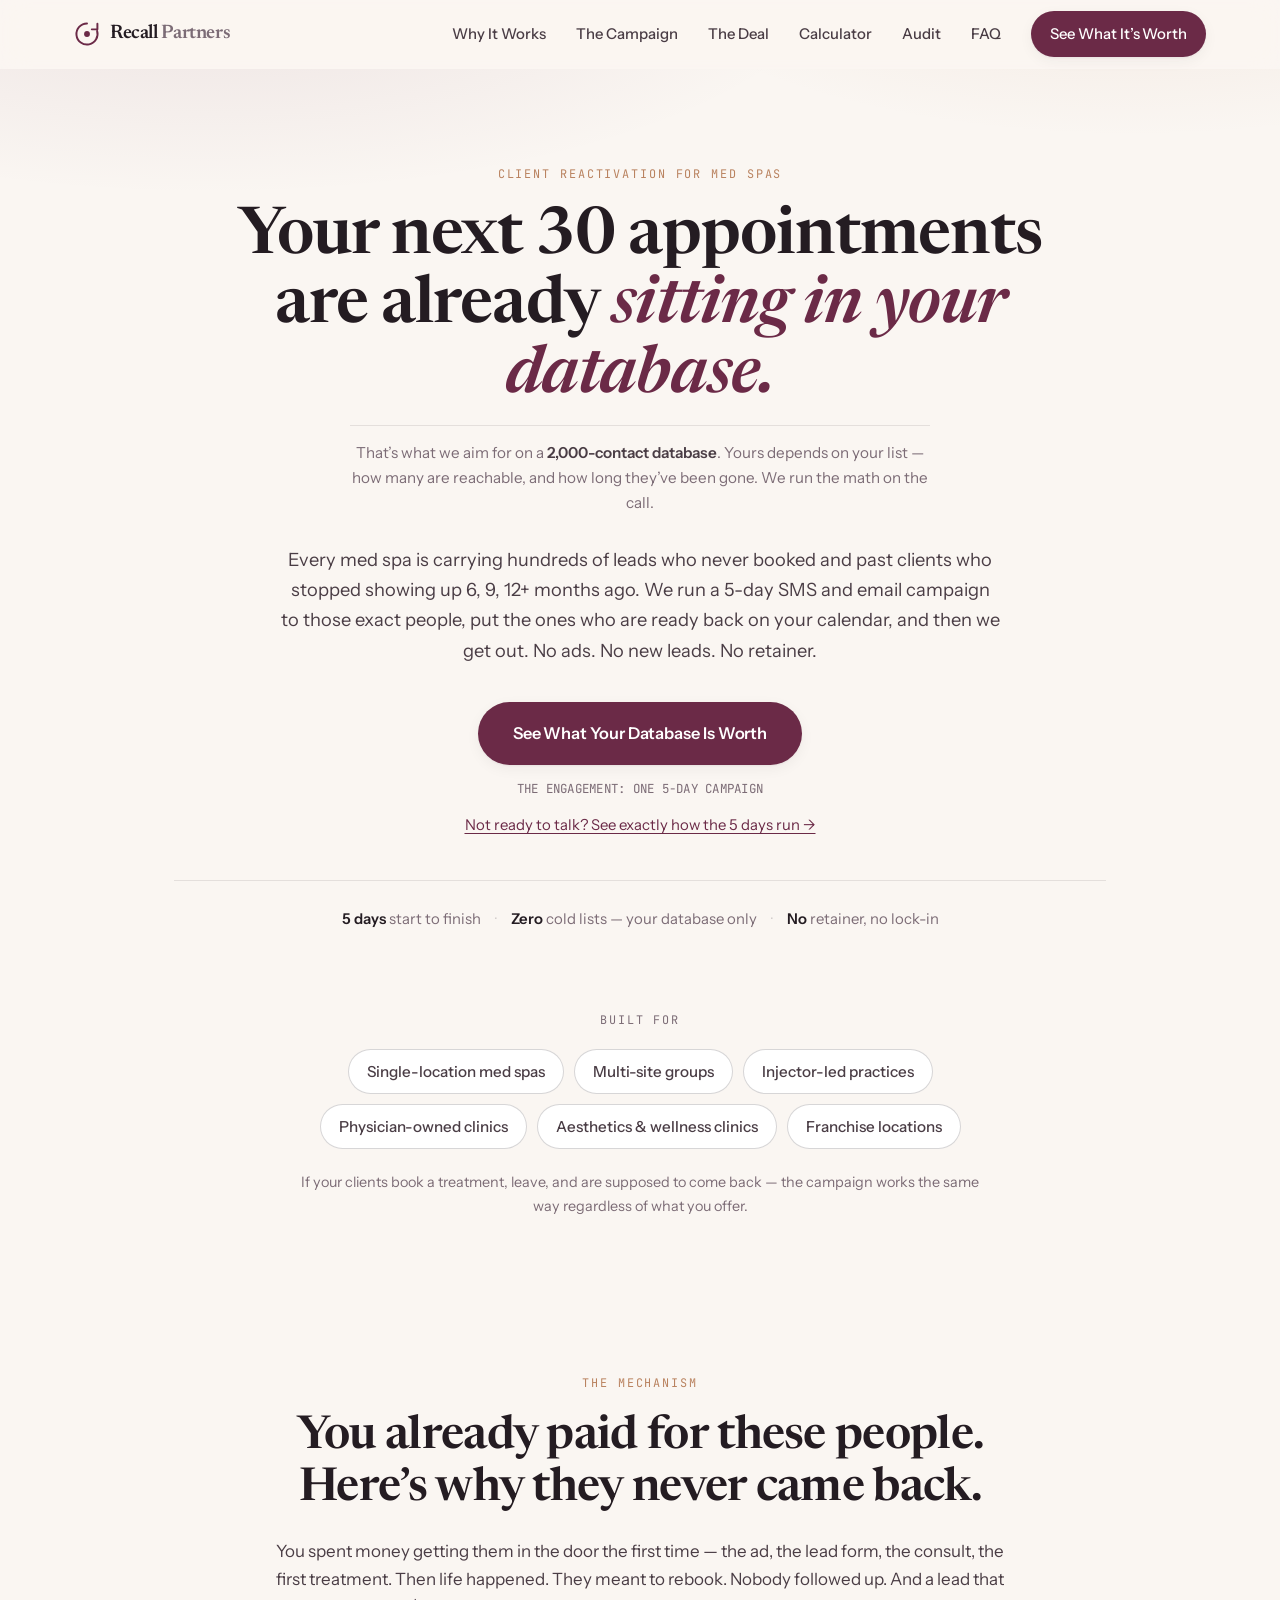
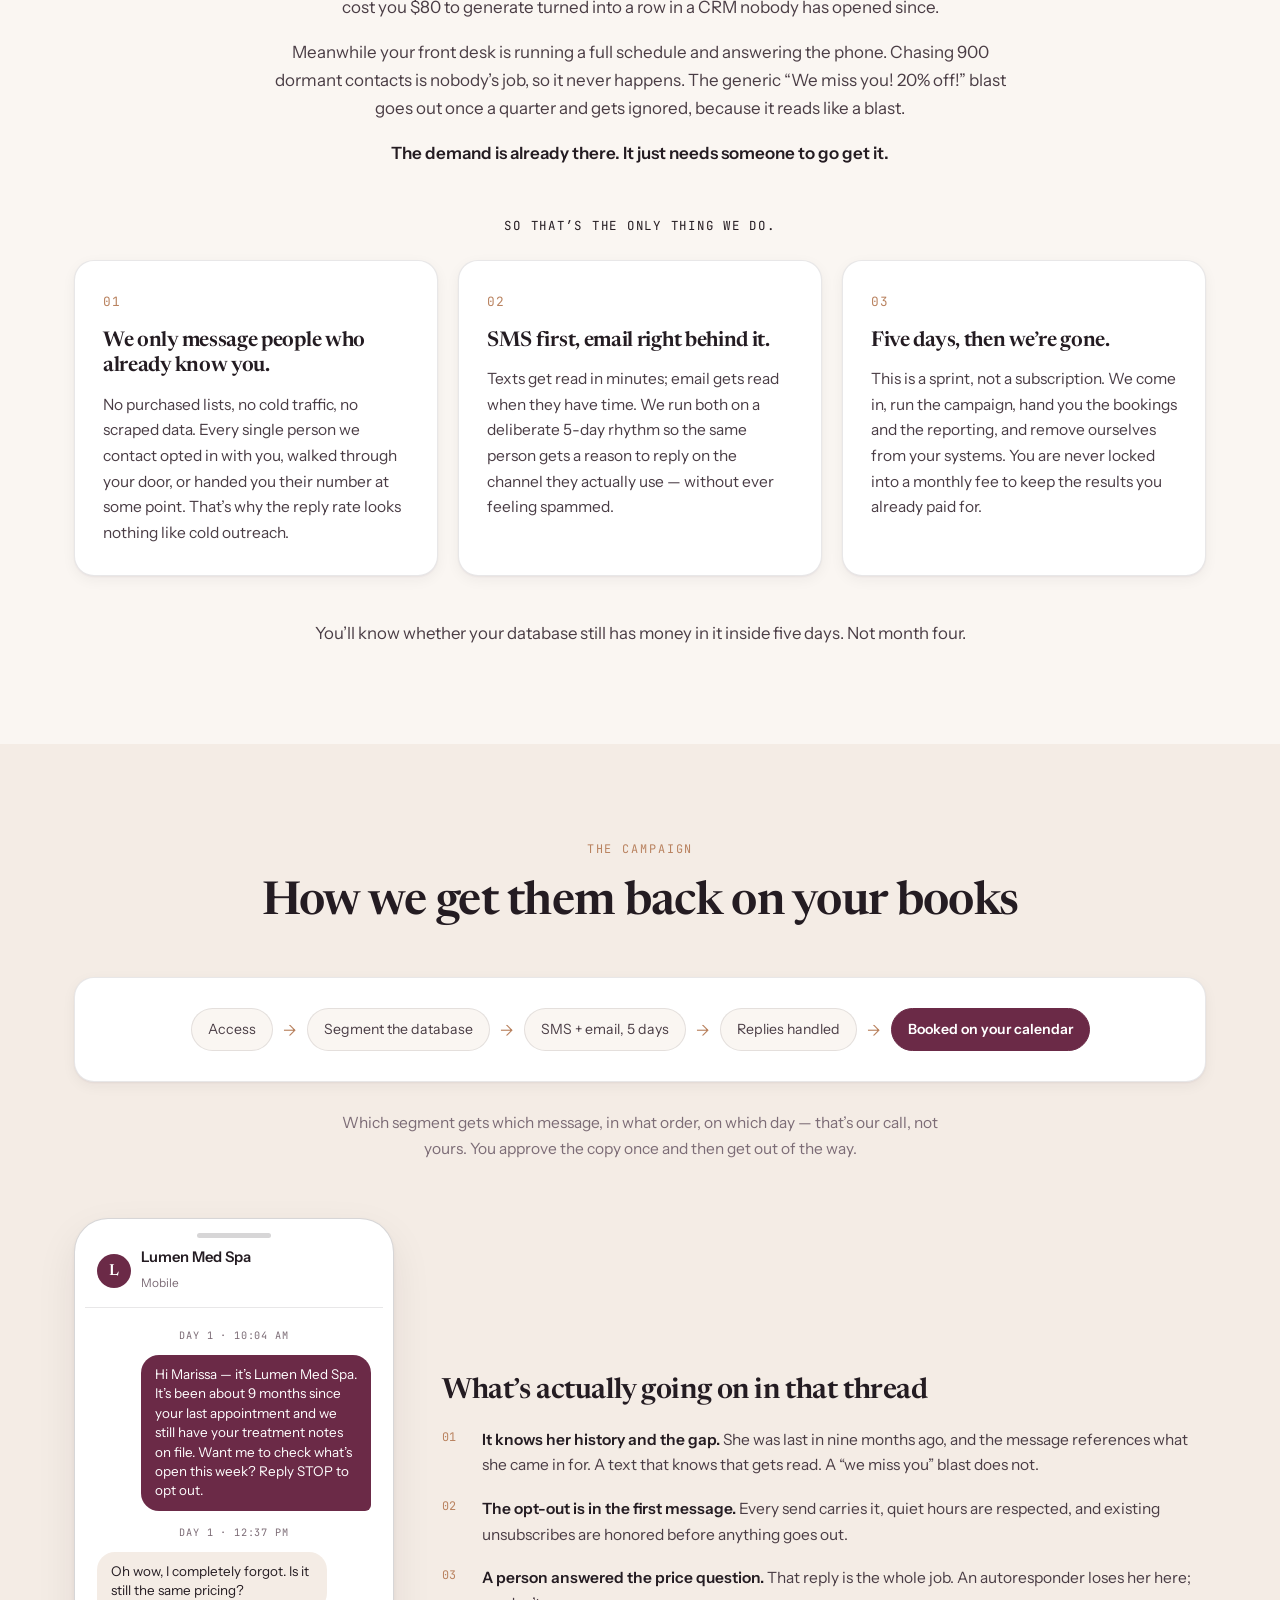
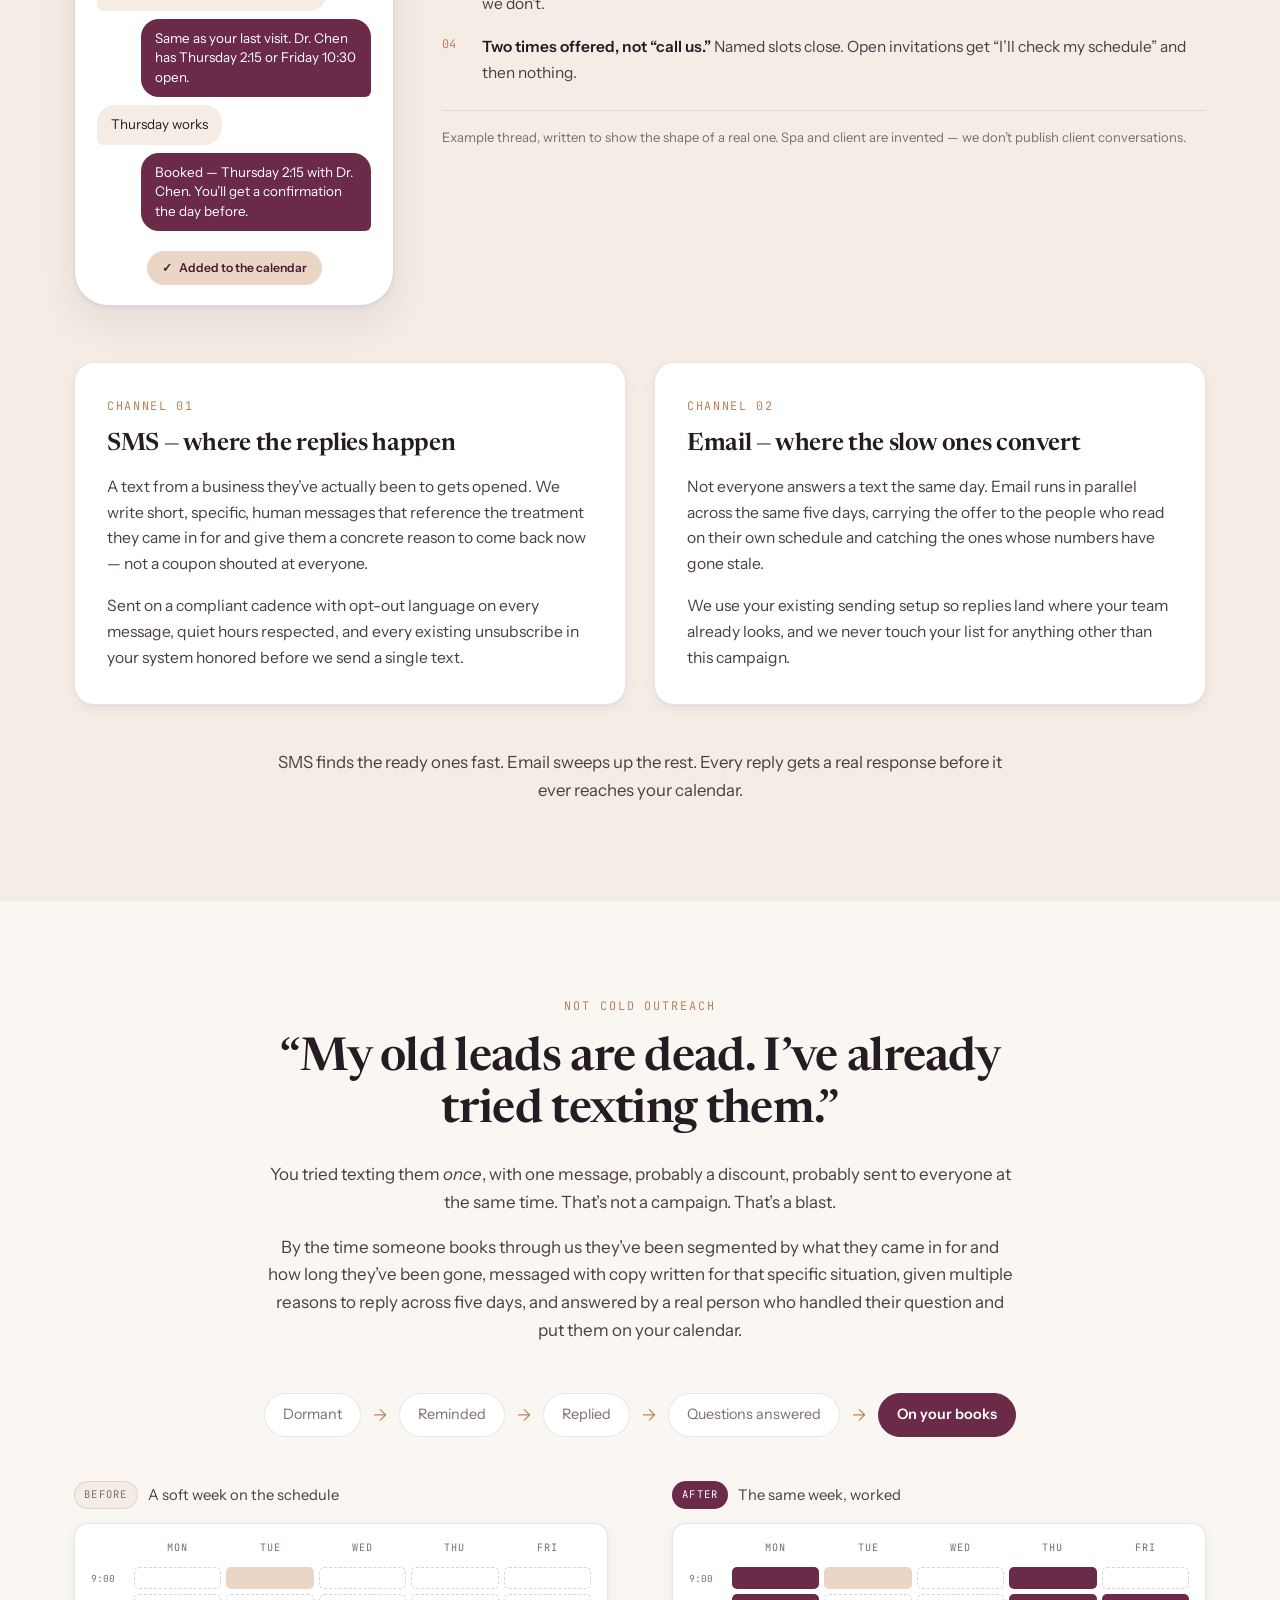
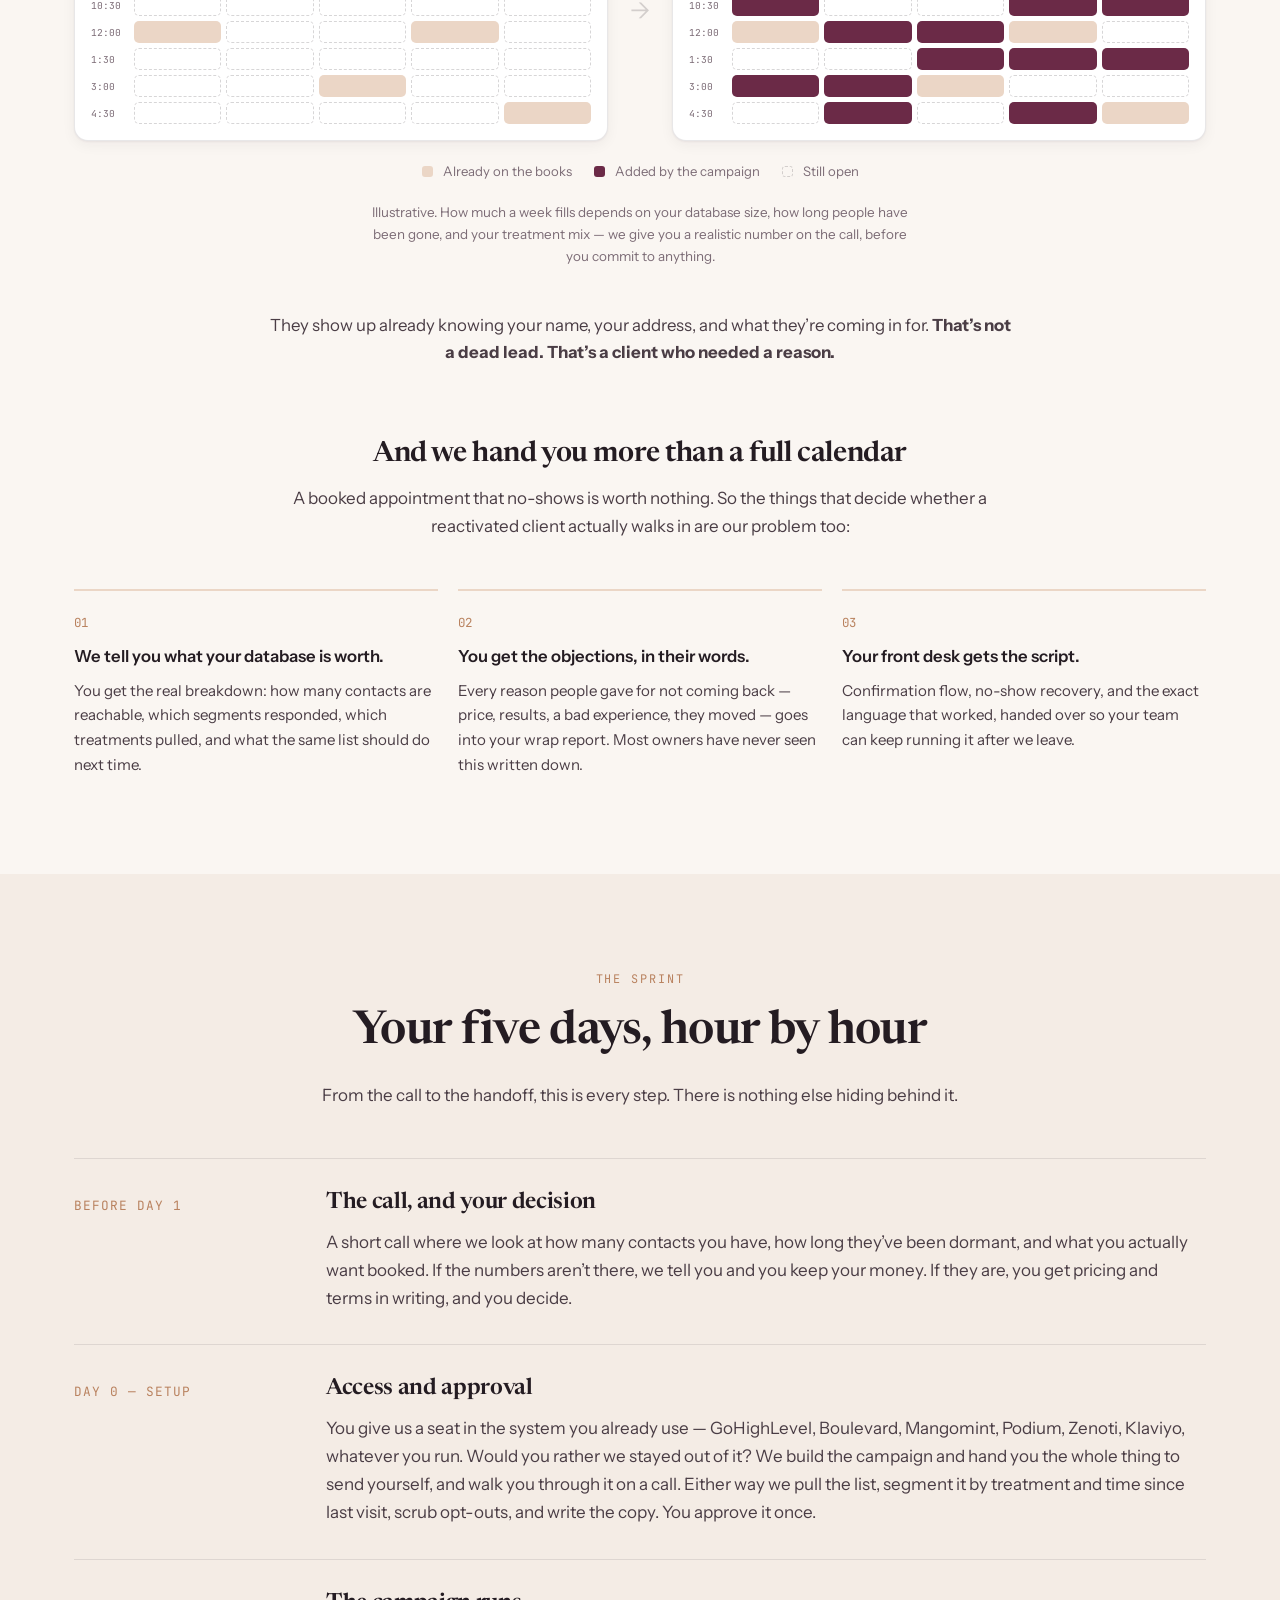
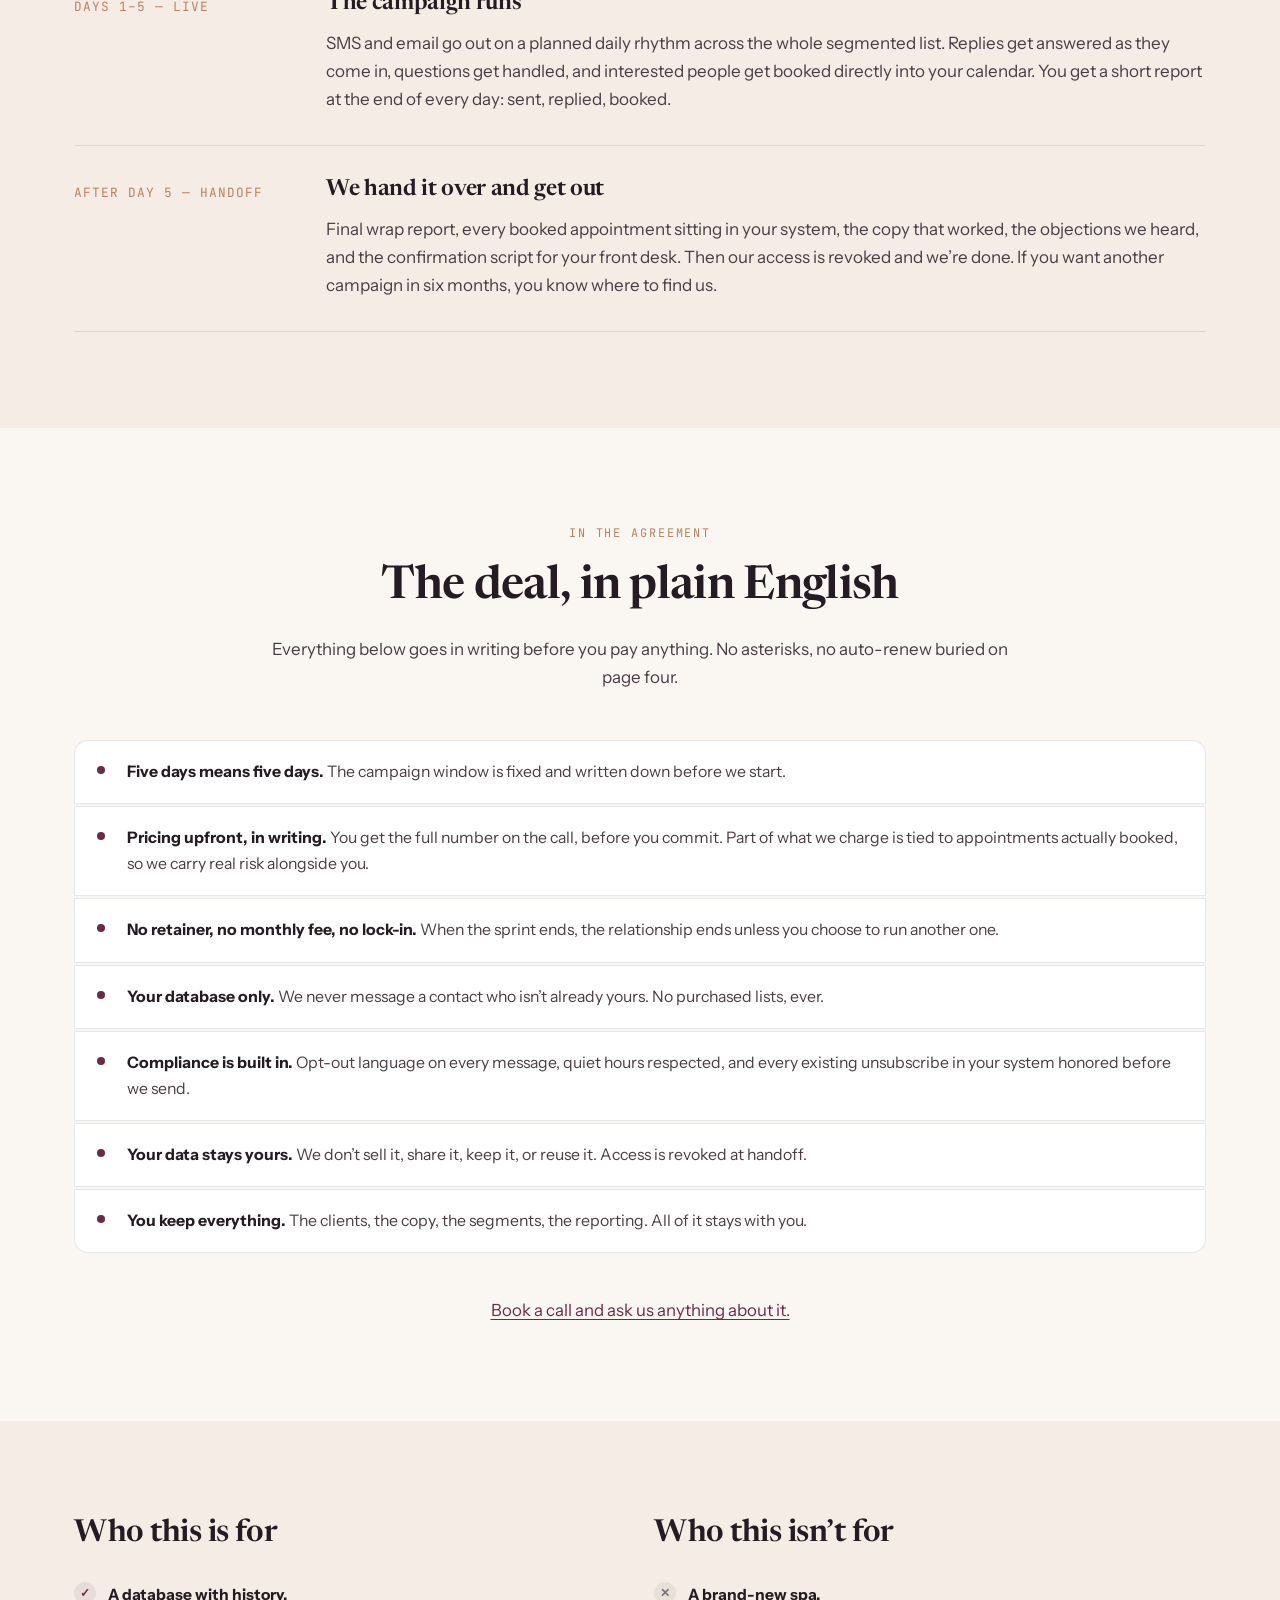
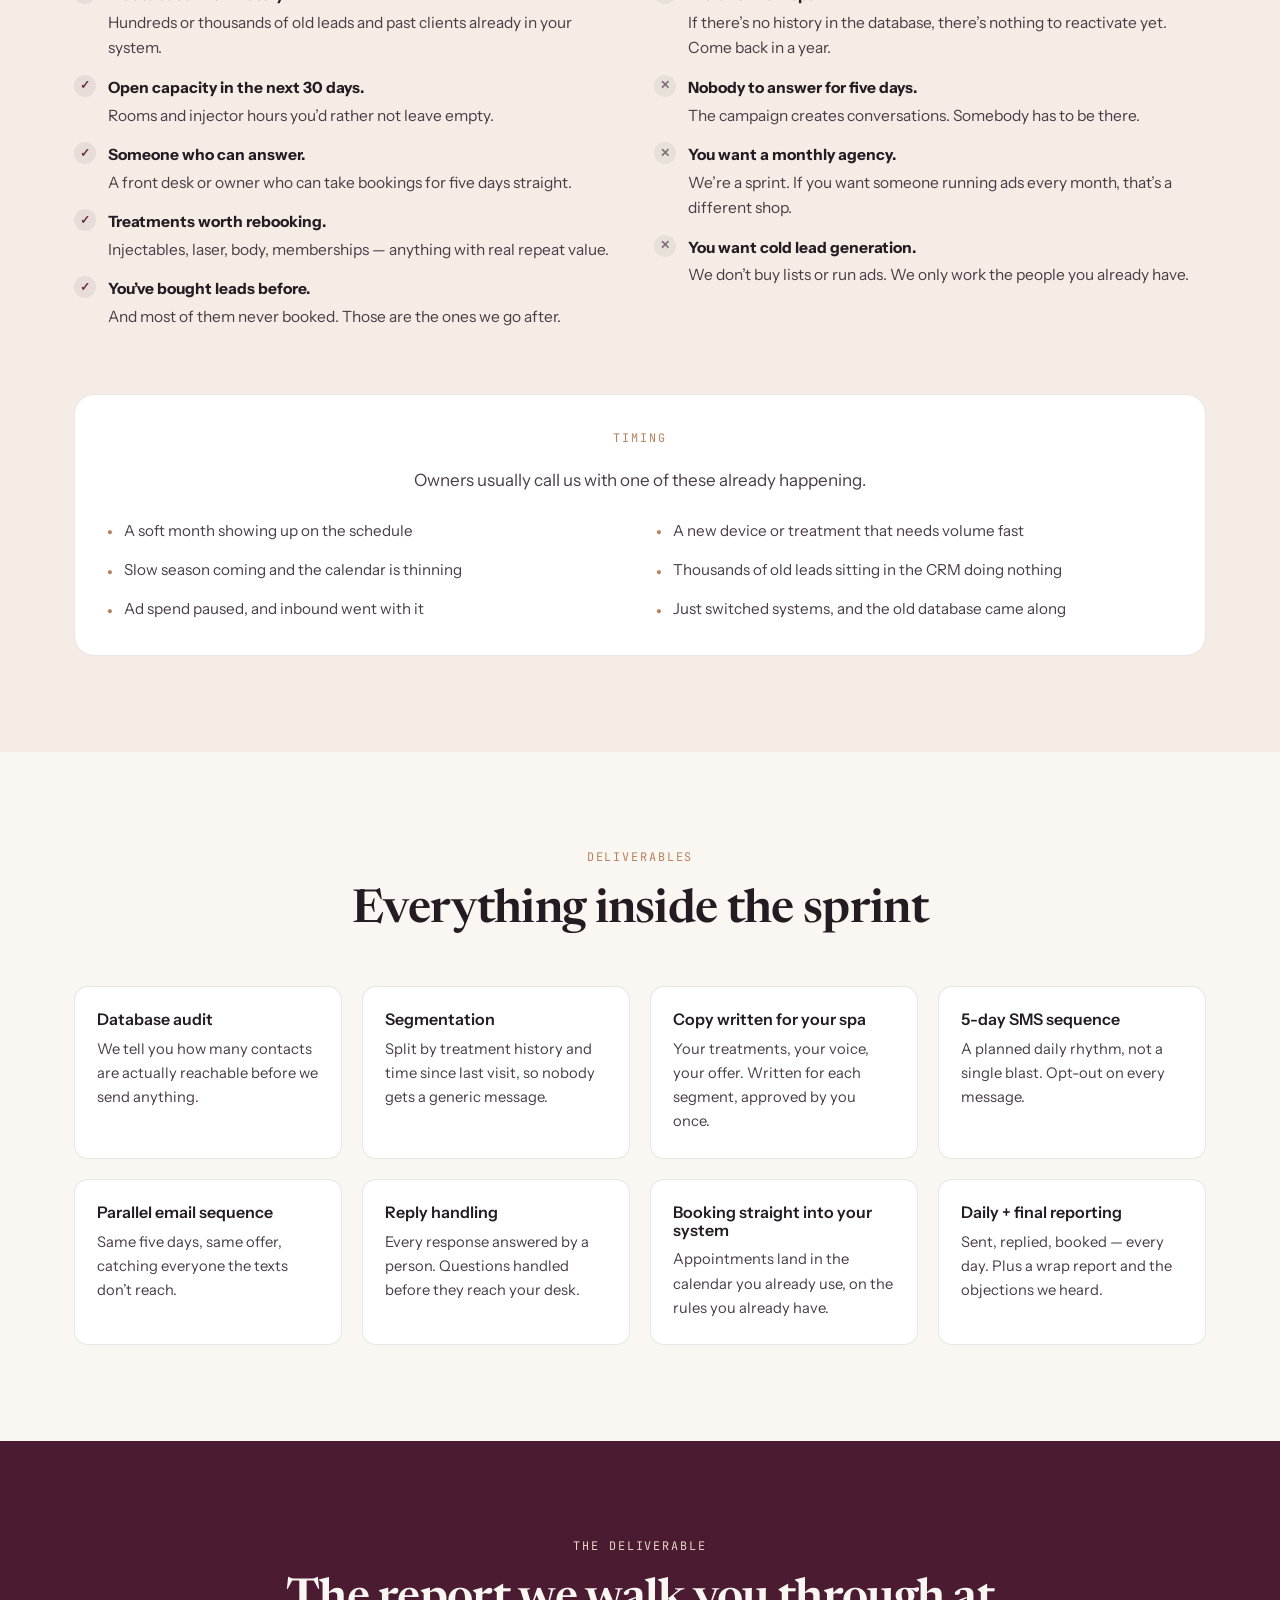
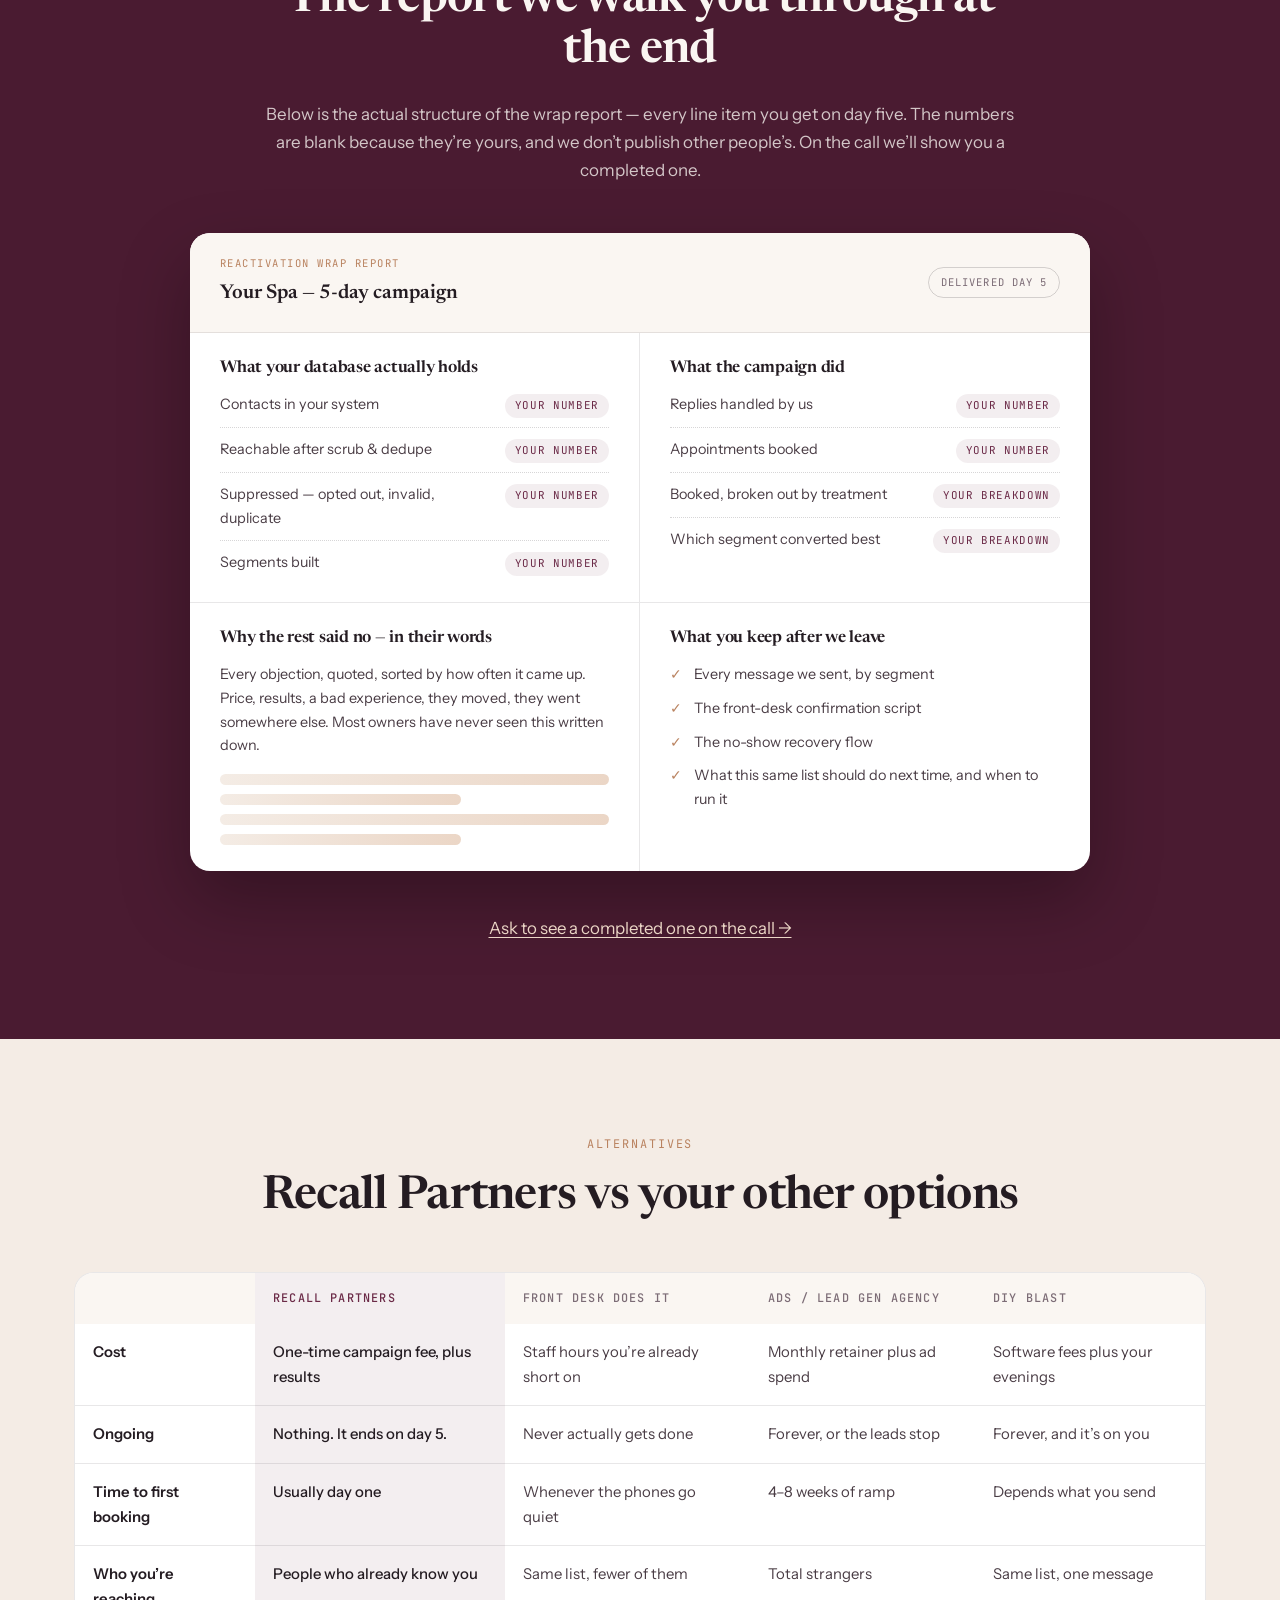
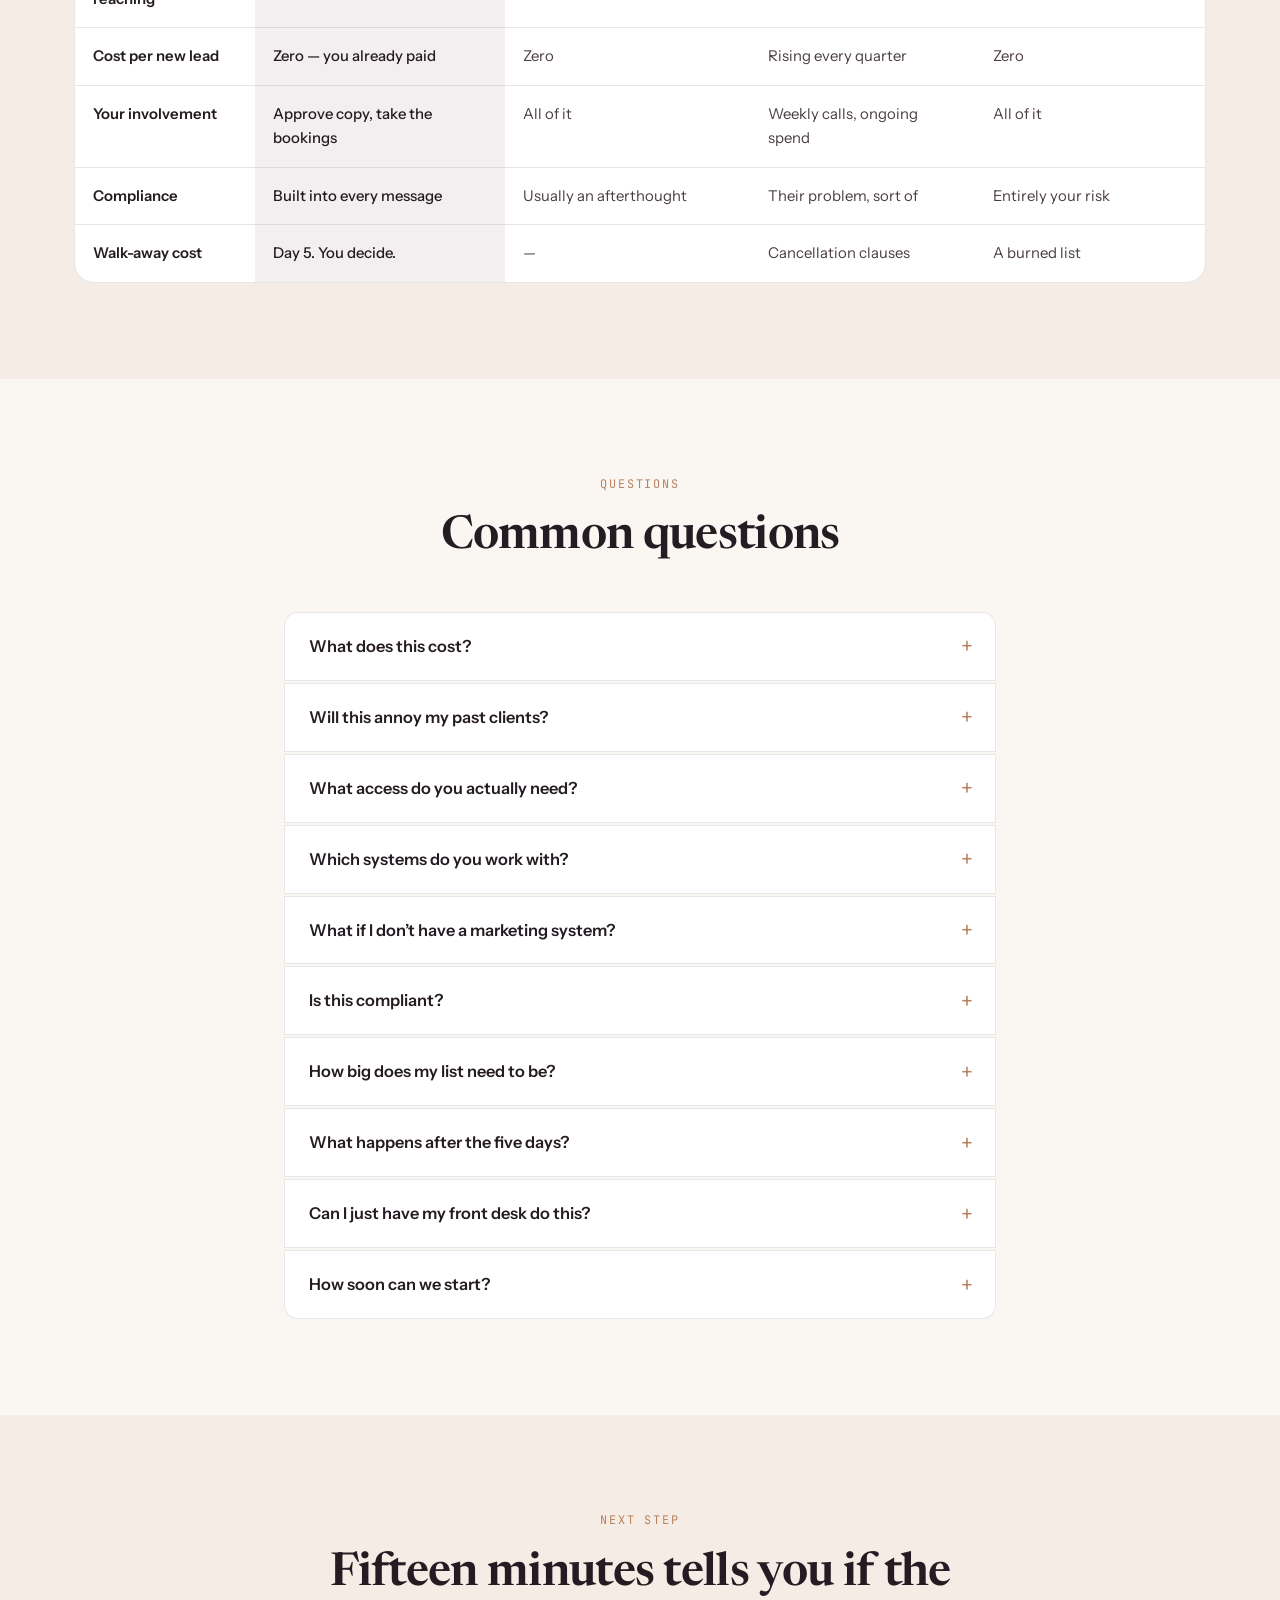
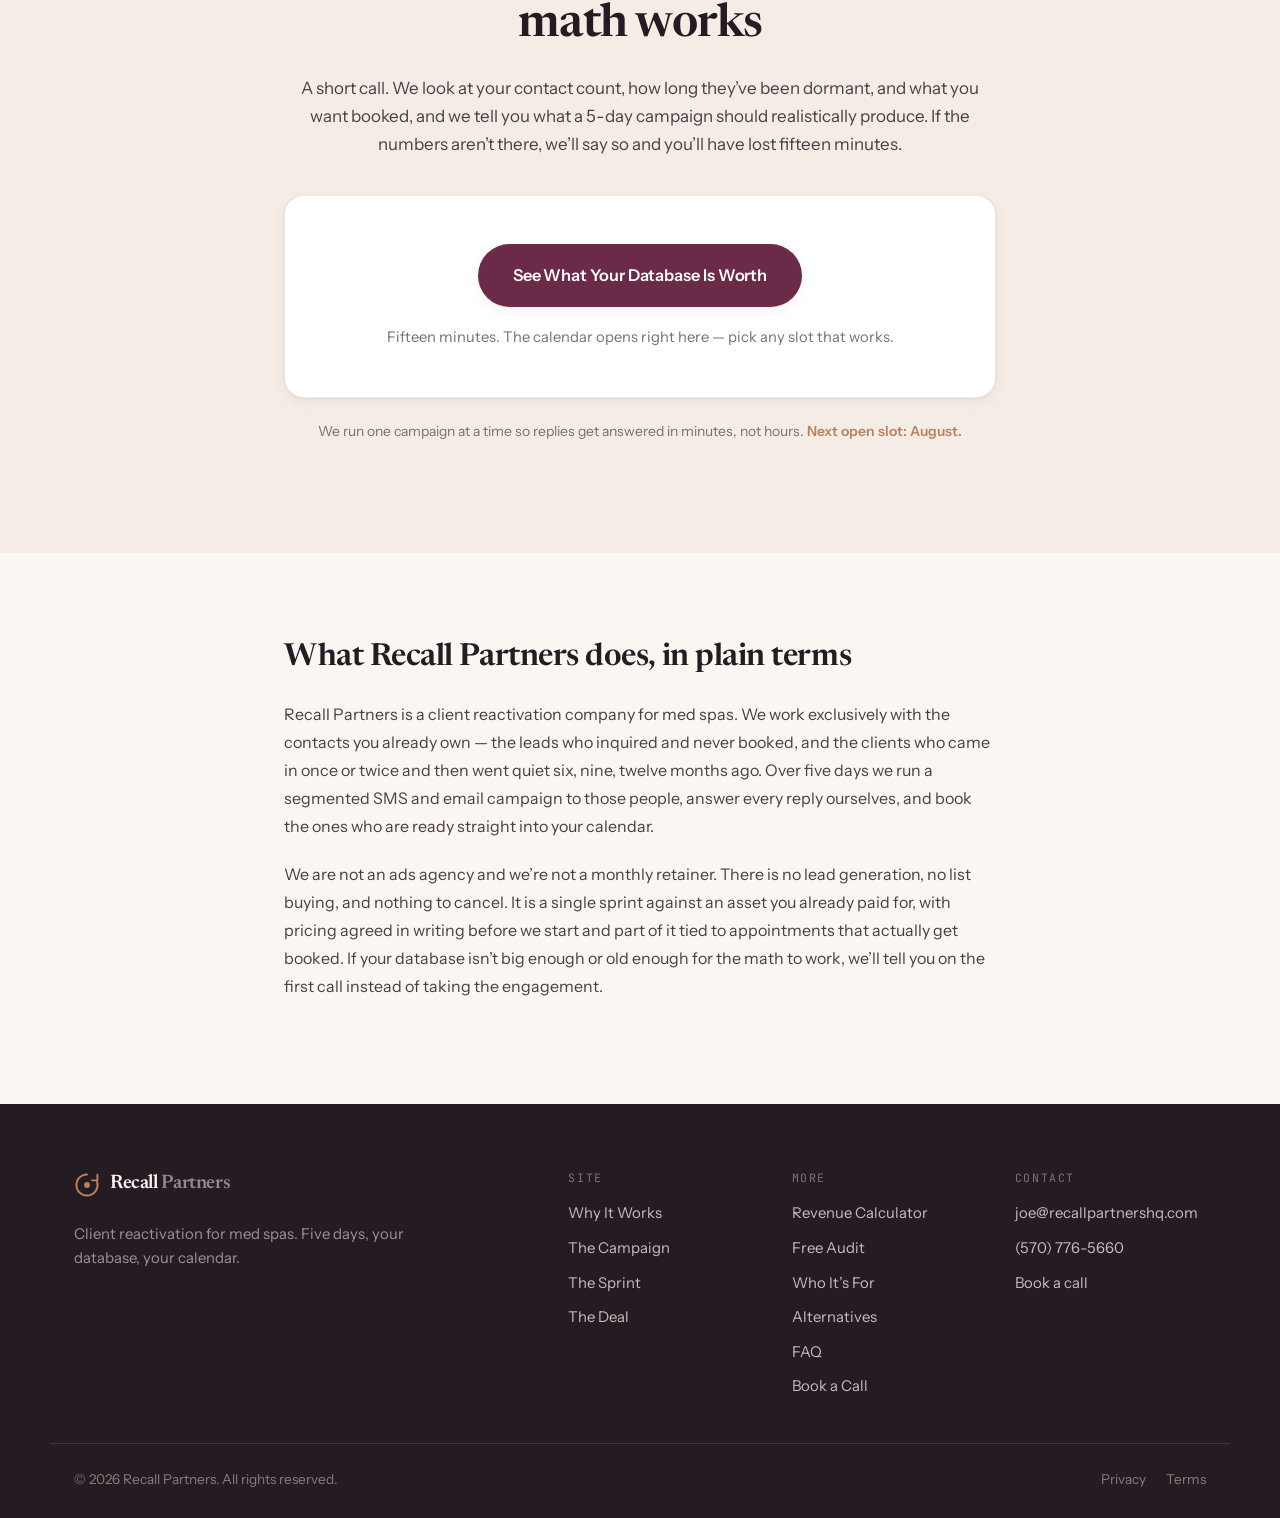
<file: index.html>
<!DOCTYPE html>
<html lang="en">
<head>
<meta charset="utf-8">
<meta name="viewport" content="width=device-width, initial-scale=1, maximum-scale=5">

<!-- Google tag (gtag.js) — shared config lives in assets/analytics.js -->
<link rel="preconnect" href="https://www.googletagmanager.com">
<script src="assets/analytics.js"></script>
<title>Recall Partners | Book Your Dormant Clients Back In. In 5 Days.</title>
<meta name="description" content="We run a 5-day SMS and email reactivation campaign to the old leads and lapsed clients already sitting in your med spa's database, and put them back on your books. No retainer. No lock-in.">
<meta name="author" content="Recall Partners">
<meta name="keywords" content="med spa marketing, client reactivation, database reactivation, med spa SMS marketing, lapsed client campaign, medspa appointments, dormant lead reactivation">
<meta name="robots" content="index, follow">
<meta name="theme-color" content="#FAF6F2">

<link rel="canonical" href="https://recallpartnershq.com/">
<meta property="og:type" content="website">
<meta property="og:site_name" content="Recall Partners">
<meta property="og:title" content="Recall Partners | Book Your Dormant Clients Back In. In 5 Days.">
<meta property="og:description" content="A 5-day SMS and email campaign to the leads and past clients already in your database. We fill your calendar, then we get out.">
<meta property="og:url" content="https://recallpartnershq.com/">
<meta property="og:image" content="https://recallpartnershq.com/assets/brand/og-image.png">
<meta property="og:image:width" content="1200">
<meta property="og:image:height" content="630">
<meta property="og:image:alt" content="Recall Partners — book your dormant clients back in, in 5 days.">
<meta property="og:locale" content="en_US">
<meta name="twitter:card" content="summary_large_image">
<meta name="twitter:title" content="Recall Partners | Book Your Dormant Clients Back In. In 5 Days.">
<meta name="twitter:description" content="A 5-day SMS and email campaign to the leads and past clients already in your database. We fill your calendar, then we get out.">
<meta name="twitter:image" content="https://recallpartnershq.com/assets/brand/og-image.png">
<meta name="twitter:image:alt" content="Recall Partners — book your dormant clients back in, in 5 days.">

<!-- Favicons. The SVG is the primary icon in modern browsers; the PNGs
     cover Safari/iOS and Android home-screen installs. -->
<link rel="icon" href="assets/brand/favicon.svg" type="image/svg+xml">
<link rel="icon" href="assets/brand/favicon-32.png" sizes="32x32" type="image/png">
<link rel="apple-touch-icon" href="assets/brand/favicon-180.png">
<link rel="manifest" href="site.webmanifest">

<link rel="preconnect" href="https://app.cal.com">
<link rel="preconnect" href="https://fonts.googleapis.com">
<link rel="preconnect" href="https://fonts.gstatic.com" crossorigin>
<link href="https://fonts.googleapis.com/css2?family=Newsreader:ital,opsz,wght@0,6..72,400..700;1,6..72,400..700&family=Instrument+Sans:wght@400;500;600;700&family=JetBrains+Mono:wght@400;500&display=swap" rel="stylesheet">
<link rel="stylesheet" href="assets/styles.css">

<!-- Structured data. The FAQ entries below mirror the visible FAQ
     section verbatim -- if you edit a question or answer on the page,
     update it here too or Google will flag the mismatch. -->
<script type="application/ld+json">
{
  "@context": "https://schema.org",
  "@graph": [
    {
      "@type": "Organization",
      "@id": "https://recallpartnershq.com/#organization",
      "name": "Recall Partners",
      "url": "https://recallpartnershq.com/",
      "email": "joe@recallpartnershq.com",
      "telephone": "+1-570-776-5660",
      "logo": {
        "@type": "ImageObject",
        "url": "https://recallpartnershq.com/assets/brand/favicon-512.png",
        "width": 512,
        "height": 512
      },
      "image": "https://recallpartnershq.com/assets/brand/og-image.png",
      "description": "Client reactivation for med spas. A 5-day SMS and email campaign to the leads and past clients already in your database.",
      "areaServed": {
        "@type": "Country",
        "name": "United States"
      },
      "contactPoint": [
        {
          "@type": "ContactPoint",
          "contactType": "sales",
          "email": "joe@recallpartnershq.com",
          "telephone": "+1-570-776-5660",
          "areaServed": "US",
          "availableLanguage": "English"
        }
      ]
    },
    {
      "@type": "WebSite",
      "@id": "https://recallpartnershq.com/#website",
      "url": "https://recallpartnershq.com/",
      "name": "Recall Partners",
      "publisher": {
        "@id": "https://recallpartnershq.com/#organization"
      },
      "inLanguage": "en-US"
    },
    {
      "@type": "WebPage",
      "@id": "https://recallpartnershq.com/#webpage",
      "url": "https://recallpartnershq.com/",
      "name": "Recall Partners | Book Your Dormant Clients Back In. In 5 Days.",
      "isPartOf": {
        "@id": "https://recallpartnershq.com/#website"
      },
      "about": {
        "@id": "https://recallpartnershq.com/#organization"
      },
      "primaryImageOfPage": "https://recallpartnershq.com/assets/brand/og-image.png",
      "inLanguage": "en-US"
    },
    {
      "@type": "Service",
      "@id": "https://recallpartnershq.com/#service",
      "name": "5-Day Client Reactivation Campaign",
      "serviceType": "Database reactivation campaign for med spas",
      "provider": {
        "@id": "https://recallpartnershq.com/#organization"
      },
      "areaServed": {
        "@type": "Country",
        "name": "United States"
      },
      "audience": {
        "@type": "BusinessAudience",
        "name": "Med spas, aesthetic clinics and injector-led practices"
      },
      "description": "A segmented 5-day SMS and email campaign run to a med spa's existing leads and lapsed clients, with every reply answered and qualified bookings placed directly into the practice calendar. No retainer and no long-term contract."
    },
    {
      "@type": "FAQPage",
      "@id": "https://recallpartnershq.com/#faq",
      "isPartOf": {
        "@id": "https://recallpartnershq.com/#webpage"
      },
      "mainEntity": [
        {
          "@type": "Question",
          "name": "What does this cost?",
          "acceptedAnswer": {
            "@type": "Answer",
            "text": "You get the full number on the call, upfront and in writing, before you commit to anything. Part of what we charge is tied to appointments actually booked, so we only do well if your calendar does. There’s no retainer and no recurring charge of any kind."
          }
        },
        {
          "@type": "Question",
          "name": "Will this annoy my past clients?",
          "acceptedAnswer": {
            "@type": "Answer",
            "text": "It’s the first question every owner asks, and it’s the right one. These are your clients and your reputation, so the copy is written to sound like your spa reaching out, not a marketing company renting your list. Messages are specific to what each person came in for, they carry a clear opt-out, they go out during reasonable hours, and anyone who opts out is removed immediately and permanently. You approve every message before a single one sends."
          }
        },
        {
          "@type": "Question",
          "name": "What access do you actually need?",
          "acceptedAnswer": {
            "@type": "Answer",
            "text": "A user seat in whatever marketing or booking system you already run — enough to pull the contact list, send the campaign, and see replies. We use a dedicated login, we don’t touch anything outside the campaign, and the access is revoked at handoff on day 5."
          }
        },
        {
          "@type": "Question",
          "name": "Which systems do you work with?",
          "acceptedAnswer": {
            "@type": "Answer",
            "text": "GoHighLevel, Boulevard, Mangomint, Zenoti, Podium, Klaviyo, Vagaro, Aesthetic Record and most others. If you run something unusual, bring it to the call — we’ll tell you honestly on the spot whether we can work in it."
          }
        },
        {
          "@type": "Question",
          "name": "What if I don’t have a marketing system?",
          "acceptedAnswer": {
            "@type": "Answer",
            "text": "You probably have more of one than you think — the software you already book clients in usually sends texts and emails, and a seat in that is all we need. If it genuinely can’t send, we build the campaign and hand you the whole thing ready to go — every message, in order, with the list segmented — and walk you through running it on a call. Either way you are not exporting your contacts to us, and it costs you nothing extra."
          }
        },
        {
          "@type": "Question",
          "name": "Is this compliant?",
          "acceptedAnswer": {
            "@type": "Answer",
            "text": "We only message contacts who already have an existing relationship with your business, every message includes opt-out language, we respect quiet hours, and we scrub your existing unsubscribes before sending. That’s how we run every campaign — but we’re a marketing company, not your attorney, and your own counsel has the final word on what your business can send."
          }
        },
        {
          "@type": "Question",
          "name": "How big does my list need to be?",
          "acceptedAnswer": {
            "@type": "Answer",
            "text": "There’s a floor, and we’ll tell you on the call whether you clear it. Reactivation is a percentages game: too few reachable contacts and the math doesn’t work for either of us. We’ve told people to wait rather than take their money."
          }
        },
        {
          "@type": "Question",
          "name": "What happens after the five days?",
          "acceptedAnswer": {
            "@type": "Answer",
            "text": "You get the wrap report, the appointments, the copy that worked, and the objections we heard. Our access comes off your systems. Nothing renews and nothing bills again. Most owners let the list rest and run another campaign months later, once there’s a new group of people who’ve gone quiet."
          }
        },
        {
          "@type": "Question",
          "name": "Can I just have my front desk do this?",
          "acceptedAnswer": {
            "@type": "Answer",
            "text": "You can, and if they ever get to it, you should. In practice the front desk is running a full schedule, answering the phone, and checking people out. A thousand dormant contacts is a project, not a spare-afternoon task — which is exactly why that list has been sitting there for a year."
          }
        },
        {
          "@type": "Question",
          "name": "How soon can we start?",
          "acceptedAnswer": {
            "@type": "Answer",
            "text": "Usually within a week of the call: a day for access and segmentation, a day for copy and your approval, then the five days go live. We only run a limited number of campaigns at a time, so the calendar is the real constraint."
          }
        }
      ]
    }
  ]
}
</script>
</head>
<body>

<!-- ============================================================
     NAV
     ============================================================ -->
<nav class="nav" id="nav">
  <div class="nav__inner container">
    <a class="brand" href="#top" aria-label="Recall Partners home">
      <span class="brand__mark" aria-hidden="true">
        <svg viewBox="0 0 32 32" fill="none" xmlns="http://www.w3.org/2000/svg">
          <path d="M16 3a13 13 0 1 0 12.4 9.1" stroke="currentColor" stroke-width="2.4" stroke-linecap="round"/>
          <path d="M28.8 3.4v6.9h-6.9" stroke="currentColor" stroke-width="2.4" stroke-linecap="round" stroke-linejoin="round"/>
          <circle cx="16" cy="16" r="3.6" fill="currentColor"/>
        </svg>
      </span>
      <span class="brand__name">Recall<span class="brand__name-dim">&nbsp;Partners</span></span>
    </a>

    <div class="nav__links" id="navLinks">
      <a href="#mechanism">Why It Works</a>
      <a href="#system">The Campaign</a>
      <a href="#deal">The Deal</a>
      <a href="calculator/">Calculator</a>
      <a href="audit/">Audit</a>
      <a href="#faq">FAQ</a>
      <a class="btn btn--sm btn--primary" href="https://cal.com/recallpartners/reactivation-call" data-cal-link="recallpartners/reactivation-call" data-cal-namespace="reactivation-call" data-cal-config='{"layout":"month_view","useSlotsViewOnSmallScreen":"true"}'>See What It&rsquo;s Worth</a>
    </div>

    <button class="nav__toggle" id="navToggle" aria-label="Toggle menu" aria-expanded="false" aria-controls="navLinks">
      <span></span><span></span><span></span>
    </button>
  </div>
</nav>

<main id="top">

<!-- ============================================================
     HERO
     ============================================================ -->
<header class="hero">
  <div class="hero__glow" aria-hidden="true"></div>
  <div class="container hero__inner">
    <div class="eyebrow reveal">Client Reactivation for Med Spas</div>

    <h1 class="hero__title reveal">
      Your next 30 appointments are already
      <span class="accent-serif">sitting in your database.</span>
    </h1>

    <!-- The "30" is a target, not a claim of past results. This line keeps it
         honest: it names the list size the number assumes and says the real
         figure gets worked out on the call. Do not remove it while the site
         has no published campaign data. -->
    <p class="hero__qualifier reveal">
      That&rsquo;s what we aim for on a <b>2,000-contact database</b>. Yours depends on your list &mdash;
      how many are reachable, and how long they&rsquo;ve been gone. We run the math on the call.
    </p>

    <p class="hero__sub reveal">
      Every med spa is carrying hundreds of leads who never booked and past clients who
      stopped showing up 6, 9, 12+ months ago. We run a 5-day SMS and email campaign to
      those exact people, put the ones who are ready back on your calendar, and then we
      get out. No ads. No new leads. No retainer.
    </p>

    <div class="hero__cta reveal">
      <a class="btn btn--primary btn--lg" href="https://cal.com/recallpartners/reactivation-call" data-cal-link="recallpartners/reactivation-call" data-cal-namespace="reactivation-call" data-cal-config='{"layout":"month_view","useSlotsViewOnSmallScreen":"true"}'>See What Your Database Is Worth</a>
      <span class="hero__cta-note">The engagement: one 5-day campaign</span>
      <a class="hero__link" href="#system">Not ready to talk? See exactly how the 5 days run &rarr;</a>
    </div>

    <div class="hero__stats reveal">
      <span><b>5 days</b> start to finish</span>
      <span class="dot">&middot;</span>
      <span><b>Zero</b> cold lists &mdash; your database only</span>
      <span class="dot">&middot;</span>
      <span><b>No</b> retainer, no lock-in</span>
    </div>
  </div>
</header>

<!-- ============================================================
     BUILT FOR
     Treatment categories, not client names. Labelled "Built for" so it
     reads as who the offer suits, never as a client logo bar. If real
     client names ever go here, get written permission first and change
     the label back to "Who we work with".
     ============================================================ -->
<div class="builtfor">
  <div class="container">
    <div class="builtfor__label">Built for</div>
    <ul class="pills">
      <li>Single-location med spas</li>
      <li>Multi-site groups</li>
      <li>Injector-led practices</li>
      <li>Physician-owned clinics</li>
      <li>Aesthetics &amp; wellness clinics</li>
      <li>Franchise locations</li>
    </ul>
    <p class="builtfor__note">
      If your clients book a treatment, leave, and are supposed to come back &mdash; the
      campaign works the same way regardless of what you offer.
    </p>
  </div>
</div>

<!-- ============================================================
     THE MECHANISM
     ============================================================ -->
<section class="section" id="mechanism">
  <div class="container">
    <div class="section__head narrow reveal">
      <div class="eyebrow">The Mechanism</div>
      <h2>You already paid for these people. Here&rsquo;s why they never came back.</h2>
      <p class="lede">
        You spent money getting them in the door the first time &mdash; the ad, the lead form,
        the consult, the first treatment. Then life happened. They meant to rebook. Nobody
        followed up. And a lead that cost you $80 to generate turned into a row in a CRM
        nobody has opened since.
      </p>
      <p class="lede">
        Meanwhile your front desk is running a full schedule and answering the phone.
        Chasing 900 dormant contacts is nobody&rsquo;s job, so it never happens. The generic
        &ldquo;We miss you! 20% off!&rdquo; blast goes out once a quarter and gets ignored,
        because it reads like a blast.
      </p>
      <p class="lede strong">
        The demand is already there. It just needs someone to go get it.
      </p>
    </div>

    <div class="mechanism__label reveal">So that&rsquo;s the only thing we do.</div>

    <div class="grid grid--3">
      <article class="card card--num reveal">
        <div class="card__num">01</div>
        <h3>We only message people who already know you.</h3>
        <p>
          No purchased lists, no cold traffic, no scraped data. Every single person we
          contact opted in with you, walked through your door, or handed you their number
          at some point. That&rsquo;s why the reply rate looks nothing like cold outreach.
        </p>
      </article>

      <article class="card card--num reveal">
        <div class="card__num">02</div>
        <h3>SMS first, email right behind it.</h3>
        <p>
          Texts get read in minutes; email gets read when they have time. We run both on a
          deliberate 5-day rhythm so the same person gets a reason to reply on the channel
          they actually use &mdash; without ever feeling spammed.
        </p>
      </article>

      <article class="card card--num reveal">
        <div class="card__num">03</div>
        <h3>Five days, then we&rsquo;re gone.</h3>
        <p>
          This is a sprint, not a subscription. We come in, run the campaign, hand you the
          bookings and the reporting, and remove ourselves from your systems. You are never
          locked into a monthly fee to keep the results you already paid for.
        </p>
      </article>
    </div>

    <p class="section__kicker reveal">
      You&rsquo;ll know whether your database still has money in it inside five days. Not month four.
    </p>
  </div>
</section>

<!-- ============================================================
     THE SYSTEM
     ============================================================ -->
<section class="section section--alt" id="system">
  <div class="container">
    <div class="section__head narrow reveal">
      <div class="eyebrow">The Campaign</div>
      <h2>How we get them back on your books</h2>
    </div>

    <div class="flow reveal" role="list">
      <div class="flow__step" role="listitem"><span>Access</span></div>
      <div class="flow__arrow" aria-hidden="true">&rarr;</div>
      <div class="flow__step" role="listitem"><span>Segment the database</span></div>
      <div class="flow__arrow" aria-hidden="true">&rarr;</div>
      <div class="flow__step" role="listitem"><span>SMS + email, 5 days</span></div>
      <div class="flow__arrow" aria-hidden="true">&rarr;</div>
      <div class="flow__step" role="listitem"><span>Replies handled</span></div>
      <div class="flow__arrow" aria-hidden="true">&rarr;</div>
      <div class="flow__step flow__step--end" role="listitem"><span>Booked on your calendar</span></div>
    </div>

    <p class="section__note reveal">
      Which segment gets which message, in what order, on which day &mdash; that&rsquo;s our call, not
      yours. You approve the copy once and then get out of the way.
    </p>

    <!-- ============================================================
         SMS THREAD MOCKUP
         Illustrative, not a client record -- the caption says so, and it
         has to keep saying so unless a real (permissioned, redacted)
         thread replaces it. The spa name and client name are invented.
         The opt-out line in message one is deliberate: it mirrors what
         actually ships, and the compliance copy elsewhere on the page
         claims it, so the mockup must show it.
         ============================================================ -->
    <div class="smsdemo reveal">
      <div class="phone">
        <div class="phone__frame">
          <div class="phone__bar" aria-hidden="true"><span class="phone__notch"></span></div>

          <div class="phone__head">
            <div class="phone__avatar" aria-hidden="true">L</div>
            <div>
              <b>Lumen Med Spa</b>
              <span>Mobile</span>
            </div>
          </div>

          <ol class="thread">
            <li class="thread__day"><span>Day 1 &middot; 10:04 AM</span></li>
            <li class="msg msg--out">
              Hi Marissa &mdash; it&rsquo;s Lumen Med Spa. It&rsquo;s been about 9 months since your last
              appointment and we still have your treatment notes on file. Want me to check
              what&rsquo;s open this week? Reply STOP to opt out.
            </li>

            <li class="thread__day"><span>Day 1 &middot; 12:37 PM</span></li>
            <li class="msg msg--in">Oh wow, I completely forgot. Is it still the same pricing?</li>

            <li class="msg msg--out">
              Same as your last visit. Dr. Chen has Thursday 2:15 or Friday 10:30 open.
            </li>

            <li class="msg msg--in">Thursday works</li>

            <li class="msg msg--out">
              Booked &mdash; Thursday 2:15 with Dr. Chen. You&rsquo;ll get a confirmation the day before.
            </li>

            <li class="thread__booked"><span aria-hidden="true">&#10003;</span> Added to the calendar</li>
          </ol>
        </div>
      </div>

      <div class="smsdemo__notes">
        <h3 class="h3-lead">What&rsquo;s actually going on in that thread</h3>
        <ol class="annotated">
          <li>
            <b>It knows her history and the gap.</b>
            She was last in nine months ago, and the message references what she came in
            for. A text that knows that gets read. A &ldquo;we miss you&rdquo; blast does not.
          </li>
          <li>
            <b>The opt-out is in the first message.</b>
            Every send carries it, quiet hours are respected, and existing unsubscribes
            are honored before anything goes out.
          </li>
          <li>
            <b>A person answered the price question.</b>
            That reply is the whole job. An autoresponder loses her here; we don&rsquo;t.
          </li>
          <li>
            <b>Two times offered, not &ldquo;call us.&rdquo;</b>
            Named slots close. Open invitations get &ldquo;I&rsquo;ll check my schedule&rdquo; and then nothing.
          </li>
        </ol>
        <p class="smsdemo__caption">
          Example thread, written to show the shape of a real one. Spa and client are invented
          &mdash; we don&rsquo;t publish client conversations.
        </p>
      </div>
    </div>

    <div class="grid grid--2 gap-lg">
      <article class="channel reveal">
        <div class="channel__tag">Channel 01</div>
        <h3>SMS &mdash; where the replies happen</h3>
        <p>
          A text from a business they&rsquo;ve actually been to gets opened. We write short,
          specific, human messages that reference the treatment they came in for and give
          them a concrete reason to come back now &mdash; not a coupon shouted at everyone.
        </p>
        <p>
          Sent on a compliant cadence with opt-out language on every message, quiet hours
          respected, and every existing unsubscribe in your system honored before we send
          a single text.
        </p>
      </article>

      <article class="channel reveal">
        <div class="channel__tag">Channel 02</div>
        <h3>Email &mdash; where the slow ones convert</h3>
        <p>
          Not everyone answers a text the same day. Email runs in parallel across the same
          five days, carrying the offer to the people who read on their own schedule and
          catching the ones whose numbers have gone stale.
        </p>
        <p>
          We use your existing sending setup so replies land where your team already looks,
          and we never touch your list for anything other than this campaign.
        </p>
      </article>
    </div>

    <p class="section__kicker reveal">
      SMS finds the ready ones fast. Email sweeps up the rest. Every reply gets a real
      response before it ever reaches your calendar.
    </p>
  </div>
</section>

<!-- ============================================================
     COLD, BUT NOT REALLY
     ============================================================ -->
<section class="section" id="warm">
  <div class="container">
    <div class="section__head narrow reveal">
      <div class="eyebrow">Not Cold Outreach</div>
      <h2>&ldquo;My old leads are dead. I&rsquo;ve already tried texting them.&rdquo;</h2>
      <p class="lede">
        You tried texting them <em>once</em>, with one message, probably a discount, probably
        sent to everyone at the same time. That&rsquo;s not a campaign. That&rsquo;s a blast.
      </p>
      <p class="lede">
        By the time someone books through us they&rsquo;ve been segmented by what they came in
        for and how long they&rsquo;ve been gone, messaged with copy written for that specific
        situation, given multiple reasons to reply across five days, and answered by a real
        person who handled their question and put them on your calendar.
      </p>
    </div>

    <div class="chain reveal" role="list">
      <span role="listitem">Dormant</span>
      <i aria-hidden="true">&rarr;</i>
      <span role="listitem">Reminded</span>
      <i aria-hidden="true">&rarr;</i>
      <span role="listitem">Replied</span>
      <i aria-hidden="true">&rarr;</i>
      <span role="listitem">Questions answered</span>
      <i aria-hidden="true">&rarr;</i>
      <span role="listitem" class="chain__end">On your books</span>
    </div>

    <!-- ============================================================
         BEFORE / AFTER CALENDAR
         Illustrative only. The slot pattern is invented and the caption
         says so. It shows shape -- a soft week filling in -- and carries
         no revenue figures or booking counts presented as results. If
         real campaign data ever replaces this, label it with the spa's
         permission and the actual date range.
         ============================================================ -->
    <div class="calcompare reveal">
      <p class="sr-only">
        Two illustrations of the same appointment week. The first shows six booked
        appointments across five days with most slots open. The second shows the same
        six plus fourteen more added by the campaign, leaving ten slots open.
      </p>

      <div class="calcompare__grid">
        <figure class="calweek">
          <figcaption>
            <span class="calweek__tag">Before</span>
            A soft week on the schedule
          </figcaption>
        <div class="week week--before" aria-hidden="true">
          <div class="week__time"></div>
          <div class="week__day">Mon</div>
          <div class="week__day">Tue</div>
          <div class="week__day">Wed</div>
          <div class="week__day">Thu</div>
          <div class="week__day">Fri</div>
          <div class="week__time">9:00</div>
          <div class="slot"></div>
          <div class="slot is-booked"></div>
          <div class="slot"></div>
          <div class="slot"></div>
          <div class="slot"></div>
          <div class="week__time">10:30</div>
          <div class="slot"></div>
          <div class="slot"></div>
          <div class="slot"></div>
          <div class="slot"></div>
          <div class="slot"></div>
          <div class="week__time">12:00</div>
          <div class="slot is-booked"></div>
          <div class="slot"></div>
          <div class="slot"></div>
          <div class="slot is-booked"></div>
          <div class="slot"></div>
          <div class="week__time">1:30</div>
          <div class="slot"></div>
          <div class="slot"></div>
          <div class="slot"></div>
          <div class="slot"></div>
          <div class="slot"></div>
          <div class="week__time">3:00</div>
          <div class="slot"></div>
          <div class="slot"></div>
          <div class="slot is-booked"></div>
          <div class="slot"></div>
          <div class="slot"></div>
          <div class="week__time">4:30</div>
          <div class="slot"></div>
          <div class="slot"></div>
          <div class="slot"></div>
          <div class="slot"></div>
          <div class="slot is-booked"></div>
        </div>
        </figure>

        <div class="calcompare__arrow" aria-hidden="true">&rarr;</div>

        <figure class="calweek">
          <figcaption>
            <span class="calweek__tag calweek__tag--after">After</span>
            The same week, worked
          </figcaption>
        <div class="week week--after" aria-hidden="true">
          <div class="week__time"></div>
          <div class="week__day">Mon</div>
          <div class="week__day">Tue</div>
          <div class="week__day">Wed</div>
          <div class="week__day">Thu</div>
          <div class="week__day">Fri</div>
          <div class="week__time">9:00</div>
          <div class="slot is-new"></div>
          <div class="slot is-booked"></div>
          <div class="slot"></div>
          <div class="slot is-new"></div>
          <div class="slot"></div>
          <div class="week__time">10:30</div>
          <div class="slot is-new"></div>
          <div class="slot"></div>
          <div class="slot"></div>
          <div class="slot is-new"></div>
          <div class="slot is-new"></div>
          <div class="week__time">12:00</div>
          <div class="slot is-booked"></div>
          <div class="slot is-new"></div>
          <div class="slot is-new"></div>
          <div class="slot is-booked"></div>
          <div class="slot"></div>
          <div class="week__time">1:30</div>
          <div class="slot"></div>
          <div class="slot"></div>
          <div class="slot is-new"></div>
          <div class="slot is-new"></div>
          <div class="slot is-new"></div>
          <div class="week__time">3:00</div>
          <div class="slot is-new"></div>
          <div class="slot is-new"></div>
          <div class="slot is-booked"></div>
          <div class="slot"></div>
          <div class="slot"></div>
          <div class="week__time">4:30</div>
          <div class="slot"></div>
          <div class="slot is-new"></div>
          <div class="slot"></div>
          <div class="slot is-new"></div>
          <div class="slot is-booked"></div>
        </div>
        </figure>
      </div>

      <div class="callegend">
        <span><i class="dot dot--booked"></i> Already on the books</span>
        <span><i class="dot dot--new"></i> Added by the campaign</span>
        <span><i class="dot dot--open"></i> Still open</span>
      </div>

      <p class="calcompare__caption">
        Illustrative. How much a week fills depends on your database size, how long people
        have been gone, and your treatment mix &mdash; we give you a realistic number on the
        call, before you commit to anything.
      </p>
    </div>

    <p class="section__kicker reveal">
      They show up already knowing your name, your address, and what they&rsquo;re coming in for.
      <b>That&rsquo;s not a dead lead. That&rsquo;s a client who needed a reason.</b>
    </p>

    <div class="section__head narrow reveal mt-xl">
      <h3 class="h3-lead">And we hand you more than a full calendar</h3>
      <p class="lede">
        A booked appointment that no-shows is worth nothing. So the things that decide
        whether a reactivated client actually walks in are our problem too:
      </p>
    </div>

    <div class="grid grid--3">
      <article class="mini reveal">
        <div class="mini__num">01</div>
        <div class="mini__title">We tell you what your database is worth.</div>
        <p>
          You get the real breakdown: how many contacts are reachable, which segments
          responded, which treatments pulled, and what the same list should do next time.
        </p>
      </article>
      <article class="mini reveal">
        <div class="mini__num">02</div>
        <div class="mini__title">You get the objections, in their words.</div>
        <p>
          Every reason people gave for not coming back &mdash; price, results, a bad
          experience, they moved &mdash; goes into your wrap report. Most owners have never
          seen this written down.
        </p>
      </article>
      <article class="mini reveal">
        <div class="mini__num">03</div>
        <div class="mini__title">Your front desk gets the script.</div>
        <p>
          Confirmation flow, no-show recovery, and the exact language that worked, handed
          over so your team can keep running it after we leave.
        </p>
      </article>
    </div>
  </div>
</section>

<!-- ============================================================
     THE SPRINT TIMELINE
     ============================================================ -->
<section class="section section--alt" id="sprint">
  <div class="container">
    <div class="section__head narrow reveal">
      <div class="eyebrow">The Sprint</div>
      <h2>Your five days, hour by hour</h2>
      <p class="lede">
        From the call to the handoff, this is every step. There is nothing else hiding
        behind it.
      </p>
    </div>

    <ol class="timeline">
      <li class="timeline__item reveal">
        <div class="timeline__when">Before Day 1</div>
        <div class="timeline__body">
          <h3>The call, and your decision</h3>
          <p>
            A short call where we look at how many contacts you have, how long they&rsquo;ve
            been dormant, and what you actually want booked. If the numbers aren&rsquo;t there,
            we tell you and you keep your money. If they are, you get pricing and terms in
            writing, and you decide.
          </p>
        </div>
      </li>

      <li class="timeline__item reveal">
        <div class="timeline__when">Day 0 &mdash; Setup</div>
        <div class="timeline__body">
          <h3>Access and approval</h3>
          <p>
            You give us a seat in the system you already use &mdash; GoHighLevel, Boulevard,
            Mangomint, Podium, Zenoti, Klaviyo, whatever you run. Would you rather we stayed out of
            it? We build the campaign and hand you the whole thing to send yourself, and walk
            you through it on a call. Either way we pull the list, segment it by treatment and
            time since last visit, scrub opt-outs, and write the copy. You approve it once.
          </p>
        </div>
      </li>

      <li class="timeline__item reveal">
        <div class="timeline__when">Days 1&ndash;5 &mdash; Live</div>
        <div class="timeline__body">
          <h3>The campaign runs</h3>
          <p>
            SMS and email go out on a planned daily rhythm across the whole segmented list.
            Replies get answered as they come in, questions get handled, and interested
            people get booked directly into your calendar. You get a short report at the end
            of every day: sent, replied, booked.
          </p>
        </div>
      </li>

      <li class="timeline__item reveal">
        <div class="timeline__when">After Day 5 &mdash; Handoff</div>
        <div class="timeline__body">
          <h3>We hand it over and get out</h3>
          <p>
            Final wrap report, every booked appointment sitting in your system, the copy
            that worked, the objections we heard, and the confirmation script for your front
            desk. Then our access is revoked and we&rsquo;re done. If you want another campaign
            in six months, you know where to find us.
          </p>
        </div>
      </li>
    </ol>
  </div>
</section>

<!-- ============================================================
     THE DEAL / GUARANTEE
     ============================================================ -->
<section class="section" id="deal">
  <div class="container">
    <div class="section__head narrow reveal">
      <div class="eyebrow">In The Agreement</div>
      <h2>The deal, in plain English</h2>
      <p class="lede">
        Everything below goes in writing before you pay anything. No asterisks, no
        auto-renew buried on page four.
      </p>
    </div>

    <ul class="checklist reveal">
      <li><b>Five days means five days.</b> The campaign window is fixed and written down before we start.</li>
      <li><b>Pricing upfront, in writing.</b> You get the full number on the call, before you commit. Part of what we charge is tied to appointments actually booked, so we carry real risk alongside you.</li>
      <li><b>No retainer, no monthly fee, no lock-in.</b> When the sprint ends, the relationship ends unless you choose to run another one.</li>
      <li><b>Your database only.</b> We never message a contact who isn&rsquo;t already yours. No purchased lists, ever.</li>
      <li><b>Compliance is built in.</b> Opt-out language on every message, quiet hours respected, and every existing unsubscribe in your system honored before we send.</li>
      <li><b>Your data stays yours.</b> We don&rsquo;t sell it, share it, keep it, or reuse it. Access is revoked at handoff.</li>
      <li><b>You keep everything.</b> The clients, the copy, the segments, the reporting. All of it stays with you.</li>
    </ul>

    <p class="section__kicker reveal">
      <a href="https://cal.com/recallpartners/reactivation-call" data-cal-link="recallpartners/reactivation-call" data-cal-namespace="reactivation-call" data-cal-config='{"layout":"month_view","useSlotsViewOnSmallScreen":"true"}'>Book a call and ask us anything about it.</a>
    </p>
  </div>
</section>

<!-- ============================================================
     FIT
     ============================================================ -->
<section class="section section--alt" id="fit">
  <div class="container">
    <div class="grid grid--2 gap-lg">
      <div class="reveal">
        <h2 class="h2-sm">Who this is for</h2>
        <ul class="fitlist fitlist--yes">
          <li><b>A database with history.</b> Hundreds or thousands of old leads and past clients already in your system.</li>
          <li><b>Open capacity in the next 30 days.</b> Rooms and injector hours you&rsquo;d rather not leave empty.</li>
          <li><b>Someone who can answer.</b> A front desk or owner who can take bookings for five days straight.</li>
          <li><b>Treatments worth rebooking.</b> Injectables, laser, body, memberships &mdash; anything with real repeat value.</li>
          <li><b>You&rsquo;ve bought leads before.</b> And most of them never booked. Those are the ones we go after.</li>
        </ul>
      </div>

      <div class="reveal">
        <h2 class="h2-sm">Who this isn&rsquo;t for</h2>
        <ul class="fitlist fitlist--no">
          <li><b>A brand-new spa.</b> If there&rsquo;s no history in the database, there&rsquo;s nothing to reactivate yet. Come back in a year.</li>
          <li><b>Nobody to answer for five days.</b> The campaign creates conversations. Somebody has to be there.</li>
          <li><b>You want a monthly agency.</b> We&rsquo;re a sprint. If you want someone running ads every month, that&rsquo;s a different shop.</li>
          <li><b>You want cold lead generation.</b> We don&rsquo;t buy lists or run ads. We only work the people you already have.</li>
        </ul>
      </div>
    </div>

    <div class="signals reveal">
      <div class="signals__head">
        <div class="eyebrow">Timing</div>
        <p>Owners usually call us with one of these already happening.</p>
      </div>
      <div class="signals__grid">
        <div><span aria-hidden="true">&#9679;</span> A soft month showing up on the schedule</div>
        <div><span aria-hidden="true">&#9679;</span> A new device or treatment that needs volume fast</div>
        <div><span aria-hidden="true">&#9679;</span> Slow season coming and the calendar is thinning</div>
        <div><span aria-hidden="true">&#9679;</span> Thousands of old leads sitting in the CRM doing nothing</div>
        <div><span aria-hidden="true">&#9679;</span> Ad spend paused, and inbound went with it</div>
        <div><span aria-hidden="true">&#9679;</span> Just switched systems, and the old database came along</div>
      </div>
    </div>
  </div>
</section>

<!-- ============================================================
     DELIVERABLES
     ============================================================ -->
<section class="section" id="inside">
  <div class="container">
    <div class="section__head reveal">
      <div class="eyebrow">Deliverables</div>
      <h2>Everything inside the sprint</h2>
    </div>

    <div class="grid grid--4">
      <article class="feature reveal">
        <h3>Database audit</h3>
        <p>We tell you how many contacts are actually reachable before we send anything.</p>
      </article>
      <article class="feature reveal">
        <h3>Segmentation</h3>
        <p>Split by treatment history and time since last visit, so nobody gets a generic message.</p>
      </article>
      <article class="feature reveal">
        <h3>Copy written for your spa</h3>
        <p>Your treatments, your voice, your offer. Written for each segment, approved by you once.</p>
      </article>
      <article class="feature reveal">
        <h3>5-day SMS sequence</h3>
        <p>A planned daily rhythm, not a single blast. Opt-out on every message.</p>
      </article>
      <article class="feature reveal">
        <h3>Parallel email sequence</h3>
        <p>Same five days, same offer, catching everyone the texts don&rsquo;t reach.</p>
      </article>
      <article class="feature reveal">
        <h3>Reply handling</h3>
        <p>Every response answered by a person. Questions handled before they reach your desk.</p>
      </article>
      <article class="feature reveal">
        <h3>Booking straight into your system</h3>
        <p>Appointments land in the calendar you already use, on the rules you already have.</p>
      </article>
      <article class="feature reveal">
        <h3>Daily + final reporting</h3>
        <p>Sent, replied, booked &mdash; every day. Plus a wrap report and the objections we heard.</p>
      </article>
    </div>
  </div>
</section>

<!-- ============================================================
     COMPARISON
     ============================================================ -->
<!-- ============================================================
     WRAP REPORT PREVIEW
     Stands in for a proof/results section until there is one real,
     permissioned campaign result to publish. It shows the SHAPE of the
     deliverable and nothing else -- every figure is a labelled blank on
     purpose. Do not fill these in with example numbers; a reader will
     read them as results. When real data exists, replace the whole
     section with it and name the spa and the date range.
     ============================================================ -->
<section class="section report" id="report">
  <div class="container">
    <div class="section__head narrow reveal">
      <div class="eyebrow">The Deliverable</div>
      <h2>The report we walk you through at the end</h2>
      <p class="lede">
        Below is the actual structure of the wrap report &mdash; every line item you get on
        day five. The numbers are blank because they&rsquo;re yours, and we don&rsquo;t publish
        other people&rsquo;s. On the call we&rsquo;ll show you a completed one.
      </p>
    </div>

    <div class="repdoc reveal">
      <div class="repdoc__head">
        <div>
          <div class="repdoc__kicker">Reactivation Wrap Report</div>
          <b class="repdoc__title">Your Spa &mdash; 5-day campaign</b>
        </div>
        <span class="repdoc__stamp">Delivered day 5</span>
      </div>

      <div class="repdoc__body">
        <section class="repblock">
          <h3>What your database actually holds</h3>
          <ul class="repline">
            <li><span>Contacts in your system</span><i>your number</i></li>
            <li><span>Reachable after scrub &amp; dedupe</span><i>your number</i></li>
            <li><span>Suppressed &mdash; opted out, invalid, duplicate</span><i>your number</i></li>
            <li><span>Segments built</span><i>your number</i></li>
          </ul>
        </section>

        <section class="repblock">
          <h3>What the campaign did</h3>
          <ul class="repline">
            <li><span>Replies handled by us</span><i>your number</i></li>
            <li><span>Appointments booked</span><i>your number</i></li>
            <li><span>Booked, broken out by treatment</span><i>your breakdown</i></li>
            <li><span>Which segment converted best</span><i>your breakdown</i></li>
          </ul>
        </section>

        <section class="repblock">
          <h3>Why the rest said no &mdash; in their words</h3>
          <p class="repblock__note">
            Every objection, quoted, sorted by how often it came up. Price, results, a bad
            experience, they moved, they went somewhere else. Most owners have never seen
            this written down.
          </p>
          <div class="repquotes" aria-hidden="true">
            <span class="repquote"></span>
            <span class="repquote repquote--short"></span>
            <span class="repquote"></span>
            <span class="repquote repquote--short"></span>
          </div>
        </section>

        <section class="repblock">
          <h3>What you keep after we leave</h3>
          <ul class="repfiles">
            <li>Every message we sent, by segment</li>
            <li>The front-desk confirmation script</li>
            <li>The no-show recovery flow</li>
            <li>What this same list should do next time, and when to run it</li>
          </ul>
        </section>
      </div>
    </div>

    <p class="section__kicker reveal report__kicker">
      <a href="https://cal.com/recallpartners/reactivation-call" data-cal-link="recallpartners/reactivation-call" data-cal-namespace="reactivation-call" data-cal-config='{"layout":"month_view","useSlotsViewOnSmallScreen":"true"}'>Ask to see a completed one on the call &rarr;</a>
    </p>
  </div>
</section>

<section class="section section--alt" id="compare">
  <div class="container">
    <div class="section__head reveal">
      <div class="eyebrow">Alternatives</div>
      <h2>Recall Partners vs your other options</h2>
    </div>

    <div class="table-wrap reveal">
      <table class="ctable">
        <thead>
          <tr>
            <th scope="col"><span class="sr-only">Comparison</span></th>
            <th scope="col" class="is-us">Recall Partners</th>
            <th scope="col" data-col="1">Front desk does it</th>
            <th scope="col" data-col="2">Ads / lead gen agency</th>
            <th scope="col" data-col="3">DIY blast</th>
          </tr>
        </thead>
        <tbody>
          <tr>
            <th scope="row">Cost</th>
            <td class="is-us">One-time campaign fee, plus results</td>
            <td data-col="1">Staff hours you&rsquo;re already short on</td>
            <td data-col="2">Monthly retainer plus ad spend</td>
            <td data-col="3">Software fees plus your evenings</td>
          </tr>
          <tr>
            <th scope="row">Ongoing</th>
            <td class="is-us">Nothing. It ends on day 5.</td>
            <td data-col="1">Never actually gets done</td>
            <td data-col="2">Forever, or the leads stop</td>
            <td data-col="3">Forever, and it&rsquo;s on you</td>
          </tr>
          <tr>
            <th scope="row">Time to first booking</th>
            <td class="is-us">Usually day one</td>
            <td data-col="1">Whenever the phones go quiet</td>
            <td data-col="2">4&ndash;8 weeks of ramp</td>
            <td data-col="3">Depends what you send</td>
          </tr>
          <tr>
            <th scope="row">Who you&rsquo;re reaching</th>
            <td class="is-us">People who already know you</td>
            <td data-col="1">Same list, fewer of them</td>
            <td data-col="2">Total strangers</td>
            <td data-col="3">Same list, one message</td>
          </tr>
          <tr>
            <th scope="row">Cost per new lead</th>
            <td class="is-us">Zero &mdash; you already paid</td>
            <td data-col="1">Zero</td>
            <td data-col="2">Rising every quarter</td>
            <td data-col="3">Zero</td>
          </tr>
          <tr>
            <th scope="row">Your involvement</th>
            <td class="is-us">Approve copy, take the bookings</td>
            <td data-col="1">All of it</td>
            <td data-col="2">Weekly calls, ongoing spend</td>
            <td data-col="3">All of it</td>
          </tr>
          <tr>
            <th scope="row">Compliance</th>
            <td class="is-us">Built into every message</td>
            <td data-col="1">Usually an afterthought</td>
            <td data-col="2">Their problem, sort of</td>
            <td data-col="3">Entirely your risk</td>
          </tr>
          <tr>
            <th scope="row">Walk-away cost</th>
            <td class="is-us">Day 5. You decide.</td>
            <td data-col="1">&mdash;</td>
            <td data-col="2">Cancellation clauses</td>
            <td data-col="3">A burned list</td>
          </tr>
        </tbody>
      </table>
    </div>

    <div class="table-tabs reveal" role="tablist" aria-label="Compare against">
      <button role="tab" class="is-active" data-col="1" aria-selected="true">vs Front desk</button>
      <button role="tab" data-col="2" aria-selected="false">vs Agency</button>
      <button role="tab" data-col="3" aria-selected="false">vs DIY</button>
    </div>
  </div>
</section>

<!-- ============================================================
     FAQ
     ============================================================ -->
<section class="section" id="faq">
  <div class="container narrow">
    <div class="section__head reveal">
      <div class="eyebrow">Questions</div>
      <h2>Common questions</h2>
    </div>

    <div class="faq">
      <details class="faq__item reveal">
        <summary>What does this cost?</summary>
        <div class="faq__a">
          <p>
            You get the full number on the call, upfront and in writing, before you commit to
            anything. Part of what we charge is tied to appointments actually booked, so we
            only do well if your calendar does. There&rsquo;s no retainer and no recurring
            charge of any kind.
          </p>
        </div>
      </details>

      <details class="faq__item reveal">
        <summary>Will this annoy my past clients?</summary>
        <div class="faq__a">
          <p>
            It&rsquo;s the first question every owner asks, and it&rsquo;s the right one. These
            are your clients and your reputation, so the copy is written to sound like your
            spa reaching out, not a marketing company renting your list. Messages are
            specific to what each person came in for, they carry a clear opt-out, they go out
            during reasonable hours, and anyone who opts out is removed immediately and
            permanently. You approve every message before a single one sends.
          </p>
        </div>
      </details>

      <details class="faq__item reveal">
        <summary>What access do you actually need?</summary>
        <div class="faq__a">
          <p>
            A user seat in whatever marketing or booking system you already run &mdash; enough
            to pull the contact list, send the campaign, and see replies. We use a dedicated
            login, we don&rsquo;t touch anything outside the campaign, and the access is revoked
            at handoff on day 5.
          </p>
        </div>
      </details>

      <details class="faq__item reveal">
        <summary>Which systems do you work with?</summary>
        <div class="faq__a">
          <p>
            GoHighLevel, Boulevard, Mangomint, Zenoti, Podium, Klaviyo, Vagaro, Aesthetic
            Record and most others. If you run something unusual, bring it to the call &mdash;
            we&rsquo;ll tell you honestly on the spot whether we can work in it.
          </p>
        </div>
      </details>

      <details class="faq__item reveal">
        <summary>What if I don&rsquo;t have a marketing system?</summary>
        <div class="faq__a">
          <p>
            You probably have more of one than you think &mdash; the software you already book
            clients in usually sends texts and emails, and a seat in that is all we need. If it
            genuinely can&rsquo;t send, we build the campaign and hand you the whole thing ready
            to go &mdash; every message, in order, with the list segmented &mdash; and walk you
            through running it on a call. Either way you aren&rsquo;t exporting your contacts to
            us, and it costs you nothing extra.
          </p>
        </div>
      </details>

      <details class="faq__item reveal">
        <summary>Is this compliant?</summary>
        <div class="faq__a">
          <p>
            We only message contacts who already have an existing relationship with your
            business, every message includes opt-out language, we respect quiet hours, and we
            scrub your existing unsubscribes before sending. That&rsquo;s how we run every
            campaign &mdash; but we&rsquo;re a marketing company, not your attorney, and your
            own counsel has the final word on what your business can send.
          </p>
        </div>
      </details>

      <details class="faq__item reveal">
        <summary>How big does my list need to be?</summary>
        <div class="faq__a">
          <p>
            There&rsquo;s a floor, and we&rsquo;ll tell you on the call whether you clear it.
            Reactivation is a percentages game: too few reachable contacts and the math
            doesn&rsquo;t work for either of us. We&rsquo;ve told people to wait rather than take
            their money.
          </p>
        </div>
      </details>

      <details class="faq__item reveal">
        <summary>What happens after the five days?</summary>
        <div class="faq__a">
          <p>
            You get the wrap report, the appointments, the copy that worked, and the
            objections we heard. Our access comes off your systems. Nothing renews and nothing
            bills again. Most owners let the list rest and run another campaign months later,
            once there&rsquo;s a new group of people who&rsquo;ve gone quiet.
          </p>
        </div>
      </details>

      <details class="faq__item reveal">
        <summary>Can I just have my front desk do this?</summary>
        <div class="faq__a">
          <p>
            You can, and if they ever get to it, you should. In practice the front desk is
            running a full schedule, answering the phone, and checking people out. A thousand
            dormant contacts is a project, not a spare-afternoon task &mdash; which is exactly
            why that list has been sitting there for a year.
          </p>
        </div>
      </details>

      <details class="faq__item reveal">
        <summary>How soon can we start?</summary>
        <div class="faq__a">
          <p>
            Usually within a week of the call: a day for access and segmentation, a day for
            copy and your approval, then the five days go live. We only run a limited number
            of campaigns at a time, so the calendar is the real constraint.
          </p>
        </div>
      </details>
    </div>
  </div>
</section>

<!-- ============================================================
     BOOK
     ============================================================ -->
<section class="section book" id="book">
  <div class="container narrow book__inner">
    <div class="eyebrow reveal">Next Step</div>
    <h2 class="reveal">Fifteen minutes tells you if the math works</h2>
    <p class="lede reveal">
      A short call. We look at your contact count, how long they&rsquo;ve been dormant, and what
      you want booked, and we tell you what a 5-day campaign should realistically produce. If
      the numbers aren&rsquo;t there, we&rsquo;ll say so and you&rsquo;ll have lost fifteen minutes.
    </p>

    <!-- ============================================================
         BOOKING CTA — Cal.com element-click popup
         The Cal embed script at the end of <body> binds every
         element carrying data-cal-link and opens the calendar in an
         overlay. href is the plain fallback if JS never loads.
         ============================================================ -->
    <div class="booking-embed reveal">
      <div class="booking-embed__inner">
        <a class="btn btn--primary btn--lg"
           href="https://cal.com/recallpartners/reactivation-call"
           data-cal-link="recallpartners/reactivation-call"
           data-cal-namespace="reactivation-call"
           data-cal-config='{"layout":"month_view","useSlotsViewOnSmallScreen":"true"}'
           data-cta="booking">See What Your Database Is Worth</a>
        <p>Fifteen minutes. The calendar opens right here &mdash; pick any slot that works.</p>
      </div>
    </div>

    <!-- Real constraint, not a countdown. Update the month as the calendar moves;
         if the next open slot is not August, change it here. -->
    <p class="book__note reveal">
      We run one campaign at a time so replies get answered in minutes, not hours.
      <b>Next open slot: August.</b>
    </p>
  </div>
</section>

<!-- ============================================================
     PLAIN TERMS
     ============================================================ -->
<section class="section plain">
  <div class="container narrow reveal">
    <h2 class="h2-sm">What Recall Partners does, in plain terms</h2>
    <p>
      Recall Partners is a client reactivation company for med spas. We work exclusively with
      the contacts you already own &mdash; the leads who inquired and never booked, and the
      clients who came in once or twice and then went quiet six, nine, twelve months ago. Over
      five days we run a segmented SMS and email campaign to those people, answer every reply
      ourselves, and book the ones who are ready straight into your calendar.
    </p>
    <p>
      We are not an ads agency and we&rsquo;re not a monthly retainer. There is no lead
      generation, no list buying, and nothing to cancel. It is a single sprint against an
      asset you already paid for, with pricing agreed in writing before we start and part of it
      tied to appointments that actually get booked. If your database isn&rsquo;t big enough or
      old enough for the math to work, we&rsquo;ll tell you on the first call instead of taking
      the engagement.
    </p>
  </div>
</section>

</main>

<!-- ============================================================
     STICKY MOBILE CTA
     Mobile only. The nav's booking button is inside the collapsed
     hamburger, so on a phone there is otherwise no visible CTA once the
     hero scrolls away. Revealed by script.js after the hero passes; the
     hidden-by-default class means it never covers the hero itself.
     ============================================================ -->
<div class="stickycta" id="stickyCta" aria-hidden="true">
  <div class="stickycta__inner">
    <div class="stickycta__copy">
      <b>Free 15-min call</b>
      <span>No pitch if the numbers aren&rsquo;t there.</span>
    </div>
    <a class="btn btn--primary btn--sm"
       href="https://cal.com/recallpartners/reactivation-call"
       data-cal-link="recallpartners/reactivation-call"
       data-cal-namespace="reactivation-call"
       data-cal-config='{"layout":"month_view","useSlotsViewOnSmallScreen":"true"}'
       data-cta="booking-sticky">See What It&rsquo;s Worth</a>
  </div>
</div>


<!-- ============================================================
     FOOTER
     ============================================================ -->
<footer class="footer">
  <div class="container footer__inner">
    <div class="footer__brand">
      <a class="brand" href="#top" aria-label="Recall Partners home">
        <span class="brand__mark" aria-hidden="true">
          <svg viewBox="0 0 32 32" fill="none" xmlns="http://www.w3.org/2000/svg">
            <path d="M16 3a13 13 0 1 0 12.4 9.1" stroke="currentColor" stroke-width="2.4" stroke-linecap="round"/>
            <path d="M28.8 3.4v6.9h-6.9" stroke="currentColor" stroke-width="2.4" stroke-linecap="round" stroke-linejoin="round"/>
            <circle cx="16" cy="16" r="3.6" fill="currentColor"/>
          </svg>
        </span>
        <span class="brand__name">Recall<span class="brand__name-dim">&nbsp;Partners</span></span>
      </a>
      <p>Client reactivation for med spas. Five days, your database, your calendar.</p>
    </div>

    <nav class="footer__links" aria-label="Footer">
      <div>
        <div class="footer__col-title">Site</div>
        <a href="#mechanism">Why It Works</a>
        <a href="#system">The Campaign</a>
        <a href="#sprint">The Sprint</a>
        <a href="#deal">The Deal</a>
      </div>
      <div>
        <div class="footer__col-title">More</div>
        <a href="calculator/">Revenue Calculator</a>
        <a href="audit/">Free Audit</a>
        <a href="#fit">Who It&rsquo;s For</a>
        <a href="#compare">Alternatives</a>
        <a href="#faq">FAQ</a>
        <a href="https://cal.com/recallpartners/reactivation-call" data-cal-link="recallpartners/reactivation-call" data-cal-namespace="reactivation-call" data-cal-config='{"layout":"month_view","useSlotsViewOnSmallScreen":"true"}'>Book a Call</a>
      </div>
      <div>
        <div class="footer__col-title">Contact</div>
        <a href="mailto:joe@recallpartnershq.com">joe@recallpartnershq.com</a>
        <a href="tel:+15707765660">(570) 776-5660</a>
        <a href="https://cal.com/recallpartners/reactivation-call" data-cal-link="recallpartners/reactivation-call" data-cal-namespace="reactivation-call" data-cal-config='{"layout":"month_view","useSlotsViewOnSmallScreen":"true"}'>Book a call</a>
      </div>
    </nav>
  </div>

  <div class="container footer__bottom">
    <span>&copy; <span id="year">2026</span> Recall Partners. All rights reserved.</span>
    <span class="footer__legal">
      <a href="privacy.html">Privacy</a>
      <a href="terms.html">Terms</a>
    </span>
  </div>
</footer>

<script src="assets/script.js"></script>

<!-- ============================================================
     Cal.com element-click embed
     Binds to every [data-cal-link] on the page and opens the
     booking calendar in an overlay above the site.
     ============================================================ -->
<script type="text/javascript">
(function (C, A, L) { let p = function (a, ar) { a.q.push(ar); }; let d = C.document; C.Cal = C.Cal || function () { let cal = C.Cal; let ar = arguments; if (!cal.loaded) { cal.ns = {}; cal.q = cal.q || []; d.head.appendChild(d.createElement("script")).src = A; cal.loaded = true; } if (ar[0] === L) { const api = function () { p(api, arguments); }; const namespace = ar[1]; api.q = api.q || []; if(typeof namespace === "string"){cal.ns[namespace] = cal.ns[namespace] || api;p(cal.ns[namespace], ar);p(cal, ["initNamespace", namespace]);} else p(cal, ar); return;} p(cal, ar); }; })(window, "https://app.cal.com/embed/embed.js", "init");
Cal("init", "reactivation-call", {origin:"https://app.cal.com"});
Cal.config = Cal.config || {};
Cal.config.forwardQueryParams = true;

Cal.ns["reactivation-call"]("ui", {
  "hideEventTypeDetails": false,
  "layout": "month_view",
  "theme": "light",
  "cssVarsPerTheme": { "light": { "cal-brand": "#6B2A47" } }
});

/* ------------------------------------------------------------
   Modal sizing.
   Cal renders the overlay inside a closed-off shadow root, so
   page CSS can't reach it. The one supported way in is
   Cal.__css, which embed.js injects as the first <style> in that
   shadow root -- hence !important throughout, since Cal's own
   rules come after ours (and it sets iframe height inline).
   Defaults we override: .modal-box is width:100% so it swallows
   the viewport and paints over the close button, and the
   backdrop is 80% black so the site vanishes behind it.
   ------------------------------------------------------------ */
(function () {
  var MARKER = 'rp-modal-sizing';
  var CSS = [
    /* Let the site read through the backdrop. */
    '.my-backdrop{background-color:rgba(36,28,34,.55)!important;',
      '-webkit-backdrop-filter:blur(4px)!important;backdrop-filter:blur(4px)!important;}',

    /* ~75% of the viewport, so the page frames it on all sides. */
    '.modal-box{width:75vw!important;max-width:1040px!important;',
      'height:var(--cal-modal-h)!important;max-height:var(--cal-modal-max-h)!important;',
      'padding:var(--cal-modal-pad)!important;box-sizing:border-box!important;',
      'background:var(--cal-modal-bg)!important;',
      'margin:0!important;border-radius:18px!important;overflow:hidden!important;',
      'box-shadow:0 24px 70px rgba(0,0,0,.42)!important;}',

    /* The iframe itself is slotted from the light DOM and so is
       sized in assets/styles.css -- shadow CSS can't reach it. */

    /* Close button: pinned to the viewport, above the box, obvious. */
    '.header{position:fixed!important;top:18px!important;right:22px!important;',
      'left:auto!important;float:none!important;z-index:2147483647!important;}',
    /* The default glyph is a text "times" character, whose ink sits
       off-centre in its em box -- flex centring can't correct that.
       Hide it and draw the cross from two centred bars instead. */
    '.close{position:relative!important;left:0!important;box-sizing:border-box!important;',
      'width:44px!important;height:44px!important;padding:0!important;',
      'font-size:0!important;line-height:0!important;',
      'border-radius:999px!important;color:#fff!important;',
      'background:rgba(255,255,255,.16)!important;',
      'border:1px solid rgba(255,255,255,.4)!important;',
      'transition:background .15s ease!important;}',
    '.close::before,.close::after{content:""!important;position:absolute!important;',
      'top:50%!important;left:50%!important;width:17px!important;height:2px!important;',
      'background:#fff!important;border-radius:2px!important;}',
    '.close::before{transform:translate(-50%,-50%) rotate(45deg)!important;}',
    '.close::after{transform:translate(-50%,-50%) rotate(-45deg)!important;}',
    '.close:hover{background:rgba(255,255,255,.3)!important;}',

    /* Phones: a 75% box is unusably narrow. */
    '@media (max-width:768px){.modal-box{width:94vw!important;}',
      '.header{top:10px!important;right:12px!important;}}'
  ].join('');

  function embedReady() {
    /* embed.js sets __css when it actually executes -- a real
       readiness signal, unlike Cal.loaded, which the inline stub
       sets as soon as it appends the script tag even if it 404s. */
    return !!window.Cal && typeof window.Cal.__css === 'string';
  }

  function apply() {
    if (!embedReady()) return false;
    var C = window.Cal;
    if (C.__css.indexOf(MARKER) === -1) C.__css += '/*' + MARKER + '*/' + CSS;
    return true;
  }

  /* embed.js sets __css on load, so poll until it lands. */
  var tries = 0;
  (function poll() {
    if (apply() || ++tries > 400) return;
    setTimeout(poll, 50);
  })();

  /* Cal opens the modal from a *bubble*-phase listener on document and
     never calls preventDefault, so on an <a href> the browser follows
     the link as well and the visitor lands on cal.com instead of
     getting the overlay. Cancel that here, in the capture phase, but
     only once the embed is confirmed live -- if embed.js is blocked,
     the href stays a working fallback. */
  document.addEventListener('click', function (e) {
    var trigger = e.target && e.target.closest && e.target.closest('[data-cal-link]');
    if (!trigger) return;
    apply();
    if (embedReady()) e.preventDefault();
  }, true);
})();
</script>
</body>
</html>
</file>
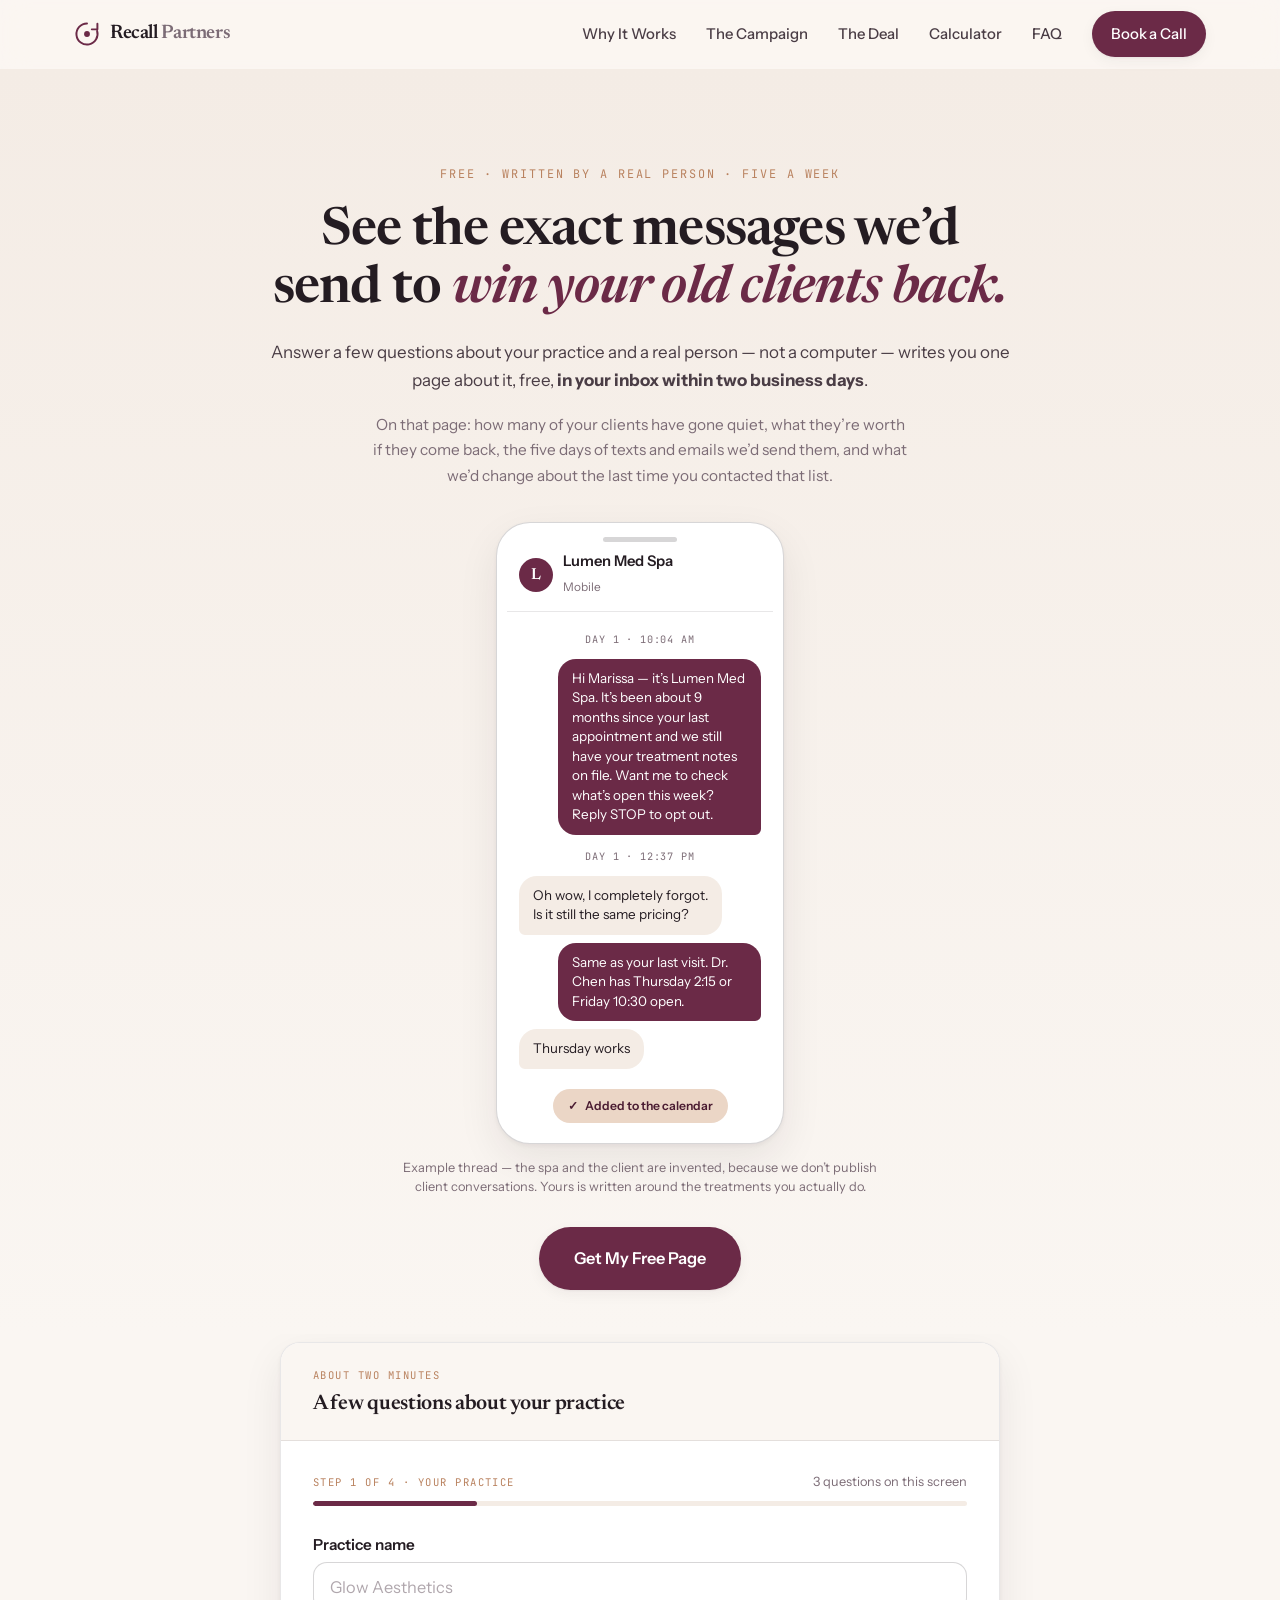
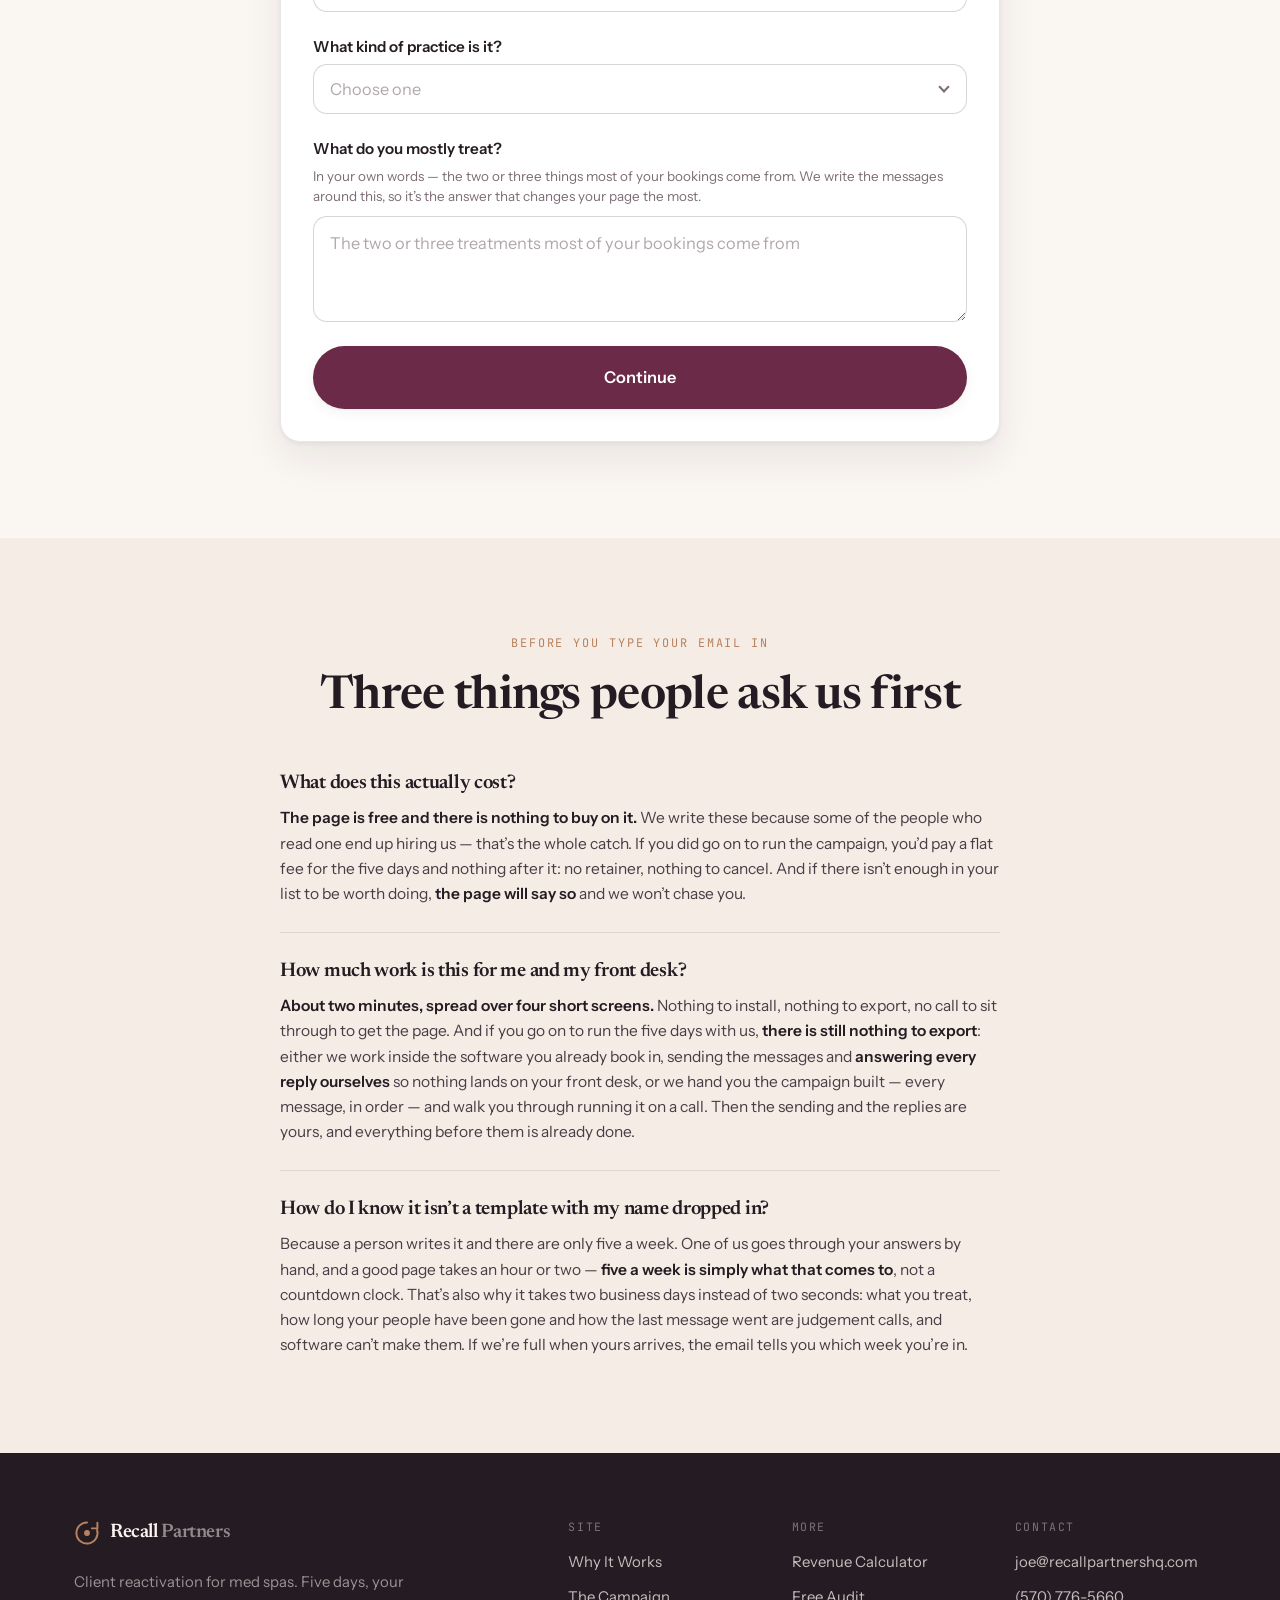
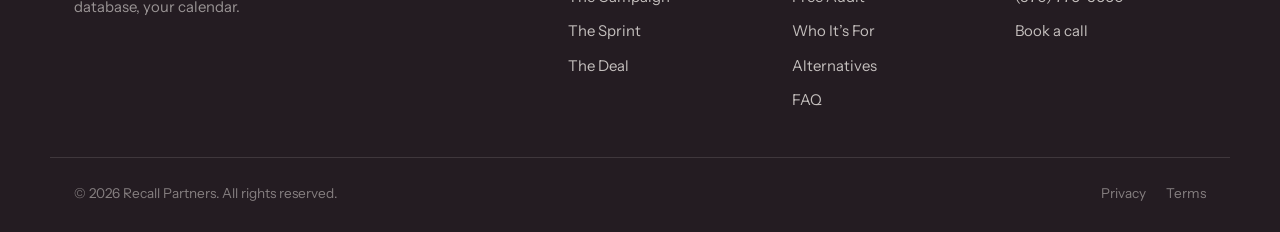
<file: audit/index.html>
<!DOCTYPE html>
<html lang="en">
<head>
<meta charset="utf-8">
<meta name="viewport" content="width=device-width, initial-scale=1, maximum-scale=5">

<!-- Google tag (gtag.js) — shared config lives in assets/analytics.js -->
<link rel="preconnect" href="https://www.googletagmanager.com">
<script src="../assets/analytics.js"></script>
<title>Free Quiet Client Audit | Recall Partners</title>
<meta name="description" content="Answer a few questions about your practice. A real person works out what the clients who stopped coming in are worth and emails you one page about it, within two business days. Nothing appears on the screen.">
<meta name="robots" content="index, follow">
<meta name="theme-color" content="#FAF6F2">

<link rel="canonical" href="https://recallpartnershq.com/audit/">
<meta property="og:type" content="website">
<meta property="og:site_name" content="Recall Partners">
<meta property="og:title" content="Free Quiet Client Audit | Recall Partners">
<meta property="og:description" content="A real person works out what the clients who stopped coming in are worth and emails you one page about it. Within two business days.">
<meta property="og:url" content="https://recallpartnershq.com/audit/">
<meta property="og:image" content="https://recallpartnershq.com/assets/brand/og-image.png">
<meta property="og:image:width" content="1200">
<meta property="og:image:height" content="630">
<meta property="og:image:alt" content="Recall Partners — book your dormant clients back in, in 5 days.">
<meta property="og:locale" content="en_US">
<meta name="twitter:card" content="summary_large_image">
<meta name="twitter:title" content="Free Quiet Client Audit | Recall Partners">
<meta name="twitter:description" content="A real person works out what your old clients are worth and emails you one page. Within two business days.">
<meta name="twitter:image" content="https://recallpartnershq.com/assets/brand/og-image.png">

<link rel="icon" href="../assets/brand/favicon.svg" type="image/svg+xml">
<link rel="icon" href="../assets/brand/favicon-32.png" sizes="32x32" type="image/png">
<link rel="apple-touch-icon" href="../assets/brand/favicon-180.png">
<link rel="manifest" href="../site.webmanifest">

<link rel="preconnect" href="https://app.cal.com">
<link rel="preconnect" href="https://formspree.io">
<link rel="preconnect" href="https://fonts.googleapis.com">
<link rel="preconnect" href="https://fonts.gstatic.com" crossorigin>
<link href="https://fonts.googleapis.com/css2?family=Newsreader:ital,opsz,wght@0,6..72,400..700;1,6..72,400..700&family=Instrument+Sans:wght@400;500;600;700&family=JetBrains+Mono:wght@400;500&display=swap" rel="stylesheet">
<link rel="stylesheet" href="../assets/styles.css">

<script type="application/ld+json">
{
  "@context": "https://schema.org",
  "@type": "WebPage",
  "@id": "https://recallpartnershq.com/audit/#webpage",
  "url": "https://recallpartnershq.com/audit/",
  "name": "Free Quiet Client Audit | Recall Partners",
  "description": "A real person reads your answers, works out what the clients who stopped coming in are worth, and emails you one page about your practice within two business days.",
  "inLanguage": "en-US",
  "isPartOf": { "@id": "https://recallpartnershq.com/#website" },
  "about": { "@id": "https://recallpartnershq.com/#organization" }
}
</script>
</head>
<body class="tool-page" id="top">

<!-- ============================================================
     NAV — mirrors index.html. The current page is never linked in
     the nav, same as /calculator, so this one offers the calculator
     instead of itself.
     ============================================================ -->
<nav class="nav" id="nav">
  <div class="nav__inner container">
    <a class="brand" href="../index.html" aria-label="Recall Partners home">
      <span class="brand__mark" aria-hidden="true">
        <svg viewBox="0 0 32 32" fill="none" xmlns="http://www.w3.org/2000/svg">
          <path d="M16 3a13 13 0 1 0 12.4 9.1" stroke="currentColor" stroke-width="2.4" stroke-linecap="round"/>
          <path d="M28.8 3.4v6.9h-6.9" stroke="currentColor" stroke-width="2.4" stroke-linecap="round" stroke-linejoin="round"/>
          <circle cx="16" cy="16" r="3.6" fill="currentColor"/>
        </svg>
      </span>
      <span class="brand__name">Recall<span class="brand__name-dim">&nbsp;Partners</span></span>
    </a>

    <div class="nav__links" id="navLinks">
      <a href="../index.html#mechanism">Why It Works</a>
      <a href="../index.html#system">The Campaign</a>
      <a href="../index.html#deal">The Deal</a>
      <a href="../calculator/">Calculator</a>
      <a href="../index.html#faq">FAQ</a>
      <a class="btn btn--sm btn--primary" href="https://cal.com/recallpartners/reactivation-call" data-cal-link="recallpartners/reactivation-call" data-cal-namespace="reactivation-call" data-cal-config='{"layout":"month_view","useSlotsViewOnSmallScreen":"true"}'>Book a Call</a>
    </div>

    <button class="nav__toggle" id="navToggle" aria-label="Toggle menu" aria-expanded="false" aria-controls="navLinks">
      <span></span><span></span><span></span>
    </button>
  </div>
</nav>

<main>

<!-- ============================================================
     HERO
     Headline promises the outcome, sub-head says who writes it and
     how long it takes, hero image is the proof: the message thread
     this page exists to write for you. Re-uses the homepage thread
     component, so it adds nothing to download.

     Everything that used to sit between here and the form is gone.
     The four-item breakdown of the one page is now the single line
     under the sub-head, which is all it was ever doing — answering
     "why would I give you my email".
     ============================================================ -->
<header class="tool-hero">
  <div class="tool-hero__glow" aria-hidden="true"></div>
  <div class="container tool-hero__inner">
    <div class="eyebrow">Free &middot; Written By A Real Person &middot; Five A Week</div>
    <h1>
      See the exact messages we&rsquo;d send to
      <span class="accent-serif">win your old clients back.</span>
    </h1>
    <p class="lede">
      Answer a few questions about your practice and a real person &mdash; not a computer
      &mdash; writes you one page about it, free, <b>in your inbox within two business days</b>.
    </p>
    <p class="lede tool-hero__lede2">
      On that page: how many of your clients have gone quiet, what they&rsquo;re worth if they
      come back, the five days of texts and emails we&rsquo;d send them, and what we&rsquo;d
      change about the last time you contacted that list.
    </p>

    <!-- HERO IMAGE: the thing being delivered, not a stock photo. -->
    <div class="heroproof">
      <div class="phone">
        <div class="phone__frame">
          <div class="phone__bar" aria-hidden="true"><span class="phone__notch"></span></div>

          <div class="phone__head">
            <div class="phone__avatar" aria-hidden="true">L</div>
            <div>
              <b>Lumen Med Spa</b>
              <span>Mobile</span>
            </div>
          </div>

          <ol class="thread">
            <li class="thread__day"><span>Day 1 &middot; 10:04 AM</span></li>
            <li class="msg msg--out">
              Hi Marissa &mdash; it&rsquo;s Lumen Med Spa. It&rsquo;s been about 9 months since your
              last appointment and we still have your treatment notes on file. Want me to check
              what&rsquo;s open this week? Reply STOP to opt out.
            </li>

            <li class="thread__day"><span>Day 1 &middot; 12:37 PM</span></li>
            <li class="msg msg--in">Oh wow, I completely forgot. Is it still the same pricing?</li>

            <li class="msg msg--out">
              Same as your last visit. Dr. Chen has Thursday 2:15 or Friday 10:30 open.
            </li>

            <li class="msg msg--in">Thursday works</li>

            <li class="thread__booked"><span aria-hidden="true">&#10003;</span> Added to the calendar</li>
          </ol>
        </div>
      </div>
      <p class="heroproof__caption">
        Example thread &mdash; the spa and the client are invented, because we don&rsquo;t publish
        client conversations. Yours is written around the treatments you actually do.
      </p>
    </div>

    <div class="tool-hero__cta">
      <a class="btn btn--primary btn--lg" href="#start" data-cta="audit-start">
        Get My Free Page
      </a>
    </div>
  </div>
</header>

<!-- ============================================================
     THE INTAKE
     Three panel states swapped by assets/audit.js: form -> sending
     -> confirmation. It is a confirmation, not a results panel: no
     figure is ever rendered here.

     The form itself is four short steps rather than one long page.
     Twelve fields is well past what anyone will read in a column,
     and the questions genuinely earn their place — the page can't
     be written without them — so the fix was to show three or four
     at a time instead of dropping any.

     Unlike the calculator, a failed POST is surfaced. If this send
     is lost she waits for an email that never arrives, so she has
     to know to try again or reach us directly.
     ============================================================ -->
<section class="section tool-section" id="start">
  <div class="container">
    <div class="toolwrap">
      <div class="toolpanel">

        <!-- ---------- STATE 1: FORM ---------- -->
        <div class="toolstate" id="auditFormState">
          <div class="toolpanel__head">
            <div class="toolpanel__step">About two minutes</div>
            <div class="toolpanel__title">A few questions about your practice</div>
          </div>

          <div class="toolpanel__body">

            <!-- Surfaced by audit.js only when the send fails. -->
            <div class="auditerr" id="auditError" role="alert" hidden>
              <b>That didn&rsquo;t send.</b>
              <span>Nothing reached us, so nobody is writing your page. Your answers are still
              in the form below &mdash; press the button again. If it fails twice, email
              <a href="mailto:joe@recallpartnershq.com">joe@recallpartnershq.com</a> or call
              <a href="tel:+15707765660">(570) 776-5660</a> and we&rsquo;ll take your answers
              that way.</span>
            </div>

            <div class="stepbar">
              <div class="stepbar__meta">
                <span class="stepbar__now" id="stepNow">Step 1 of 4 &middot; Your practice</span>
                <span class="stepbar__left" id="stepLeft">3 questions on this screen</span>
              </div>
              <div class="stepbar__track" role="progressbar" aria-label="How far through the questions you are"
                   aria-valuemin="1" aria-valuemax="4" aria-valuenow="1" id="stepTrack">
                <i class="stepbar__fill" id="stepFill"></i>
              </div>
            </div>

            <form class="toolform" id="auditForm" novalidate>

              <!-- ---- STEP 1 ---- -->
              <div class="toolstep" data-step="1">

                <div class="field" id="fPractice">
                  <label class="field__label" for="practice">Practice name</label>
                  <div class="field__wrap">
                    <input id="practice" name="practice" type="text" autocomplete="organization"
                           placeholder="Glow Aesthetics" aria-describedby="ePractice" required>
                  </div>
                  <span class="field__err" id="ePractice">Enter your practice name.</span>
                </div>

                <div class="field" id="fType">
                  <label class="field__label" for="ptype">What kind of practice is it?</label>
                  <div class="field__wrap field__wrap--select">
                    <select id="ptype" name="ptype" aria-describedby="eType" required>
                      <option value="" selected disabled>Choose one</option>
                      <option>Single-location med spa</option>
                      <option>Multi-site group</option>
                      <option>Injector-led practice</option>
                      <option>Physician-owned clinic</option>
                      <option>Aesthetics &amp; wellness clinic</option>
                      <option>Franchise location</option>
                      <option>Something else</option>
                    </select>
                  </div>
                  <span class="field__err" id="eType">Pick the closest one.</span>
                </div>

                <div class="field" id="fTreats">
                  <label class="field__label" for="treats">What do you mostly treat?</label>
                  <span class="field__hint">In your own words &mdash; the two or three things most
                  of your bookings come from. We write the messages around this, so it&rsquo;s the
                  answer that changes your page the most.</span>
                  <div class="field__wrap">
                    <textarea id="treats" name="treats" rows="3" autocomplete="off"
                              placeholder="The two or three treatments most of your bookings come from"
                              aria-describedby="eTreats" required></textarea>
                  </div>
                  <span class="field__err" id="eTreats">Tell us what most of your bookings are for.</span>
                </div>

                <div class="stepnav">
                  <button class="btn btn--primary btn--lg" type="button" data-next>Continue</button>
                </div>
              </div>

              <!-- ---- STEP 2 ---- -->
              <div class="toolstep" data-step="2" hidden>

                <div class="field" id="fOnfile">
                  <label class="field__label" for="onfile">How many clients and leads do you have on file?</label>
                  <span class="field__hint">Everyone you have a phone number or email for, whether
                  they still come in or not. A rough count is fine.</span>
                  <div class="field__wrap">
                    <input id="onfile" name="onfile" type="text" inputmode="numeric" autocomplete="off"
                           placeholder="2,000" aria-describedby="eOnfile" required>
                    <span class="field__affix field__affix--suffix" aria-hidden="true">people</span>
                  </div>
                  <span class="field__err" id="eOnfile">Enter how many people you have on file.</span>
                </div>

                <div class="field" id="fQuiet">
                  <label class="field__label" for="quiet">How many of them haven&rsquo;t been in for a year?</label>
                  <span class="field__hint">The people who called or filled out a form and never came
                  in, plus the clients who came once or twice and then stopped. In most practices
                  it&rsquo;s more than half.</span>
                  <div class="field__wrap">
                    <input id="quiet" name="quiet" type="text" inputmode="numeric" autocomplete="off"
                           placeholder="1,200" aria-describedby="eQuiet" required>
                    <span class="field__affix field__affix--suffix" aria-hidden="true">people</span>
                  </div>
                  <span class="field__err" id="eQuiet">Enter how many have stopped coming in.</span>
                </div>

                <div class="field" id="fVisit">
                  <label class="field__label" for="visit">What does a client spend in a typical visit?</label>
                  <span class="field__hint">Across everything you offer. Just one visit &mdash; not
                  what they spend with you over a year.</span>
                  <div class="field__wrap">
                    <span class="field__affix" aria-hidden="true">$</span>
                    <input id="visit" name="visit" type="text" inputmode="decimal" autocomplete="off"
                           placeholder="400" aria-describedby="eVisit" required>
                  </div>
                  <span class="field__err" id="eVisit">Enter what a typical visit is worth.</span>
                </div>

                <div class="field" id="fSoftware">
                  <label class="field__label" for="software">What do you book clients in?</label>
                  <span class="field__hint">The software your front desk uses. If your list is in
                  two places, pick the one with the most people in it.</span>
                  <div class="field__wrap field__wrap--select">
                    <select id="software" name="software" aria-describedby="eSoftware" required>
                      <option value="" selected disabled>Choose one</option>
                      <option>Boulevard</option>
                      <option>Zenoti</option>
                      <option>Aesthetic Record</option>
                      <option>Mindbody</option>
                      <option>Vagaro</option>
                      <option>Jane</option>
                      <option>Weave</option>
                      <option>Podium</option>
                      <option>A spreadsheet</option>
                      <option>Something else</option>
                      <option>I&rsquo;m not sure</option>
                    </select>
                  </div>
                  <span class="field__err" id="eSoftware">Pick where your list lives.</span>
                </div>

                <div class="stepnav">
                  <button class="btn btn--primary btn--lg" type="button" data-next>Continue</button>
                  <button class="stepnav__back" type="button" data-back>&larr; Back</button>
                </div>
              </div>

              <!-- ---- STEP 3 ---- -->
              <div class="toolstep" data-step="3" hidden>

                <div class="field" id="fLast">
                  <label class="field__label" for="lastsent">When did you last text or email everyone on that list?</label>
                  <div class="field__wrap field__wrap--select">
                    <select id="lastsent" name="lastsent" aria-describedby="eLast" required>
                      <option value="" selected disabled>Choose one</option>
                      <option>In the last month</option>
                      <option>One to three months ago</option>
                      <option>Six to twelve months ago</option>
                      <option>Over a year ago</option>
                      <option>We never have</option>
                    </select>
                  </div>
                  <span class="field__err" id="eLast">Pick the closest one.</span>
                </div>

                <div class="field" id="fResult">
                  <label class="field__label" for="lastresult">
                    How did it go?
                    <span class="field__opt">You can skip this</span>
                  </label>
                  <span class="field__hint">Roughly how many replied or booked, if you know.
                  &ldquo;No idea&rdquo; is a real answer and it still helps &mdash; it&rsquo;s what
                  we use to work out what we&rsquo;d do differently.</span>
                  <div class="field__wrap">
                    <textarea id="lastresult" name="lastresult" rows="2" autocomplete="off"
                              placeholder="A couple of replies, nobody booked&hellip;"></textarea>
                  </div>
                </div>

                <div class="stepnav">
                  <button class="btn btn--primary btn--lg" type="button" data-next>Continue</button>
                  <button class="stepnav__back" type="button" data-back>&larr; Back</button>
                </div>
              </div>

              <!-- ---- STEP 4 ---- -->
              <div class="toolstep" data-step="4" hidden>

                <div class="toolform__box">
                  <p class="toolform__boxnote">
                    <b>Your page comes back by email, within two business days.</b> Nothing shows
                    up on this screen. We don&rsquo;t put you on a mailing list and we don&rsquo;t
                    sell your details.
                  </p>

                  <div class="toolform__row">
                    <div class="field" id="fName">
                      <label class="field__label" for="firstName">First name</label>
                      <div class="field__wrap">
                        <input id="firstName" name="firstName" type="text" autocomplete="given-name"
                               placeholder="Sarah" aria-describedby="eName" required>
                      </div>
                      <span class="field__err" id="eName">Enter your first name.</span>
                    </div>

                    <div class="field" id="fEmail">
                      <label class="field__label" for="email">Email</label>
                      <div class="field__wrap">
                        <input id="email" name="email" type="email" autocomplete="email"
                               placeholder="sarah@glowaesthetics.com" aria-describedby="eEmail" required>
                      </div>
                      <span class="field__err" id="eEmail">Enter a valid email address.</span>
                    </div>
                  </div>

                  <div class="field" id="fPhone">
                    <label class="field__label" for="phone">
                      Phone
                      <span class="field__opt">You can skip this</span>
                    </label>
                    <span class="field__hint">Only if you&rsquo;d rather we called and talked you
                    through it than emailed it. We won&rsquo;t add you to anything.</span>
                    <div class="field__wrap">
                      <input id="phone" name="phone" type="tel" autocomplete="tel"
                             placeholder="(570) 776-5660" aria-describedby="ePhone">
                    </div>
                    <span class="field__err" id="ePhone">That doesn&rsquo;t look like a phone number &mdash; fix it or leave it empty.</span>
                  </div>
                </div>

                <div class="stepnav">
                  <button class="btn btn--primary btn--lg toolform__submit" type="submit" id="auditSubmit"
                          data-cta="audit-submit">
                    Send My Answers &mdash; One Page Back In 2 Days
                  </button>
                  <button class="stepnav__back" type="button" data-back>&larr; Back</button>
                </div>

                <p class="toolform__note" id="auditFormNote">
                  A real person reads this. We only do five a week, so if we&rsquo;re full
                  we&rsquo;ll tell you in the same email &mdash;
                  <a href="../privacy.html">here&rsquo;s our privacy policy</a>.
                </p>
              </div>

              <!-- Honeypot. Bots fill it; the submit handler drops anything that does. -->
              <div class="tool-hp" aria-hidden="true">
                <label for="_gotcha">Leave this field empty</label>
                <input id="_gotcha" name="_gotcha" type="text" tabindex="-1" autocomplete="off">
              </div>
            </form>
          </div>
        </div>

        <!-- ---------- STATE 2: SENDING ---------- -->
        <div class="toolstate" id="auditLoadState" hidden>
          <div class="toolload">
            <div class="toolload__ring" aria-hidden="true"></div>
            <h2 class="toolload__title">Sending your answers&hellip;</h2>
            <p class="toolload__msg" id="auditLoadMsg" role="status" aria-live="polite">
              Packing up your answers&hellip;
            </p>
            <div class="toolload__bar" aria-hidden="true"><i id="auditLoadBar"></i></div>
          </div>
        </div>

        <!-- ---------- STATE 3: CONFIRMATION ----------
             Not a results panel. No figure is calculated or rendered
             here — every value written into it is one she typed
             herself, read back so the send feels received rather than
             swallowed. -->
        <div class="toolstate" id="auditDoneState" hidden>

          <div class="auditdone__hero">
            <div class="auditdone__eyebrow">Sent &middot; Nothing else to do</div>
            <h2 class="auditdone__title" id="doneTitle">We&rsquo;ve got your answers.</h2>
            <p class="auditdone__sub" id="doneSub">
              A real person reads them, writes your page, and emails it to you within two
              business days.
            </p>

            <div class="auditdone__cta">
              <a class="btn btn--lg btn--onplum" id="doneCta"
                 href="https://cal.com/recallpartners/reactivation-call"
                 data-cal-link="recallpartners/reactivation-call"
                 data-cal-namespace="reactivation-call"
                 data-cal-config='{"layout":"month_view","useSlotsViewOnSmallScreen":"true"}'
                 data-cta="audit-booking">Book the Call &mdash; Don&rsquo;t Wait for the Email</a>
              <p class="auditdone__ctanote">
                15 minutes, free. If you book one, we&rsquo;ll go through your page together on
                the call instead of you reading it on your own. You don&rsquo;t have to wait
                the two days to book it.
              </p>
            </div>
          </div>

          <div class="auditdone__body">

            <!-- Her own answers, read back. Written by JS with textContent. -->
            <div class="auditecho">
              <div class="auditecho__title">What you told us</div>
              <ul class="auditecho__list" id="echoList"></ul>
              <p class="auditecho__fix">
                Something wrong? <button type="button" id="auditRedo">Fill it in again</button>
                &mdash; or just reply to the email when it arrives.
              </p>
            </div>

            <!-- What happens between now and the page arriving. -->
            <div class="toolnext">
              <div class="toolnext__title" id="nextTitle">What happens now</div>
              <p class="toolnext__sub">Three steps. You&rsquo;ve done the only one that&rsquo;s yours.</p>

              <div class="toolnext__list">
                <div class="toolnext__item">
                  <span class="toolnext__n" aria-hidden="true">1</span>
                  <div>
                    <b>A real person reads your answers</b>
                    <span>Not a computer, and not a template with your practice name dropped
                    into it. Joe goes through what you sent and works out what the clients who
                    stopped coming in are worth to you.</span>
                  </div>
                </div>
                <div class="toolnext__item">
                  <span class="toolnext__n" aria-hidden="true">2</span>
                  <div>
                    <b>Your page gets written</b>
                    <span id="nextStep2">The figures, the five days written round what you treat,
                    and what we&rsquo;d change about the last message you sent that list.</span>
                  </div>
                </div>
                <div class="toolnext__item">
                  <span class="toolnext__n" aria-hidden="true">3</span>
                  <div>
                    <b>It arrives in your inbox within two business days</b>
                    <span id="nextStep3">Yours to keep, whether or not we ever speak. If
                    there isn&rsquo;t enough there to be worth doing, the page will say so.</span>
                  </div>
                </div>
              </div>
            </div>

            <!-- The only cross-link left on this page, and it is after
                 the opt-in on purpose: before it, every route to the
                 calculator was just a way of leaving without filling
                 anything in. -->
            <p class="toolcross">
              <b>Don&rsquo;t want to wait two days for a number?</b>
              The calculator gives you a rough one in about five seconds, on the screen. It uses
              three of the answers you just gave us and does the sums itself &mdash; a rougher
              version of what a person is now writing for you.
              <a href="../calculator/" data-cta="audit-calculator">Use the calculator &rarr;</a>
            </p>

            <p class="auditdone__foot" id="doneFoot">
              If nothing has arrived in two business days, check your spam folder, then email
              <a href="mailto:joe@recallpartnershq.com">joe@recallpartnershq.com</a> and
              we&rsquo;ll send it again.
            </p>

          </div>
        </div>

      </div>
    </div>
  </div>
</section>

<!-- ============================================================
     THE THREE OBJECTIONS
     Below the fold, most common first. The "why two days and not
     two seconds" cards that used to live here said the same three
     things in a longer way — the capacity limit and the reason
     it's free are now inside the answers they belong to.
     ============================================================ -->
<section class="section section--alt" id="questions">
  <div class="container">
    <div class="section__head narrow reveal">
      <div class="eyebrow">Before You Type Your Email In</div>
      <h2>Three things people ask us first</h2>
    </div>

    <ul class="objx reveal">
      <li>
        <h3>What does this actually cost?</h3>
        <p>
          <b>The page is free and there is nothing to buy on it.</b> We write these because
          some of the people who read one end up hiring us &mdash; that&rsquo;s the whole
          catch. If you did go on to run the campaign, you&rsquo;d pay a flat fee for the five
          days and nothing after it: no retainer, nothing to cancel. And if there isn&rsquo;t
          enough in your list to be worth doing, <b>the page will say so</b> and we won&rsquo;t
          chase you.
        </p>
      </li>
      <li>
        <h3>How much work is this for me and my front desk?</h3>
        <p>
          <b>About two minutes, spread over four short screens.</b> Nothing to install,
          nothing to export, no call to sit through to get the page. And if you go on to run
          the five days with us, <b>there is still nothing to export</b>: either we work
          inside the software you already book in, sending the messages and <b>answering
          every reply ourselves</b> so nothing lands on your front desk, or we hand you the
          campaign built &mdash; every message, in order &mdash; and walk you through running
          it on a call. Then the sending and the replies are yours, and everything before
          them is already done.
        </p>
      </li>
      <li>
        <h3>How do I know it isn&rsquo;t a template with my name dropped in?</h3>
        <p>
          Because a person writes it and there are only five a week. One of us goes through
          your answers by hand, and a good page takes an hour or two &mdash; <b>five a week is
          simply what that comes to</b>, not a countdown clock. That&rsquo;s also why it takes
          two business days instead of two seconds: what you treat, how long your people have
          been gone and how the last message went are judgement calls, and software
          can&rsquo;t make them. If we&rsquo;re full when yours arrives, the email tells you
          which week you&rsquo;re in.
        </p>
      </li>
    </ul>
  </div>
</section>

</main>

<!-- ============================================================
     FOOTER
     ============================================================ -->
<footer class="footer">
  <div class="container footer__inner">
    <div class="footer__brand">
      <a class="brand" href="../index.html" aria-label="Recall Partners home">
        <span class="brand__mark" aria-hidden="true">
          <svg viewBox="0 0 32 32" fill="none" xmlns="http://www.w3.org/2000/svg">
            <path d="M16 3a13 13 0 1 0 12.4 9.1" stroke="currentColor" stroke-width="2.4" stroke-linecap="round"/>
            <path d="M28.8 3.4v6.9h-6.9" stroke="currentColor" stroke-width="2.4" stroke-linecap="round" stroke-linejoin="round"/>
            <circle cx="16" cy="16" r="3.6" fill="currentColor"/>
          </svg>
        </span>
        <span class="brand__name">Recall<span class="brand__name-dim">&nbsp;Partners</span></span>
      </a>
      <p>Client reactivation for med spas. Five days, your database, your calendar.</p>
    </div>

    <nav class="footer__links" aria-label="Footer">
      <div>
        <div class="footer__col-title">Site</div>
        <a href="../index.html#mechanism">Why It Works</a>
        <a href="../index.html#system">The Campaign</a>
        <a href="../index.html#sprint">The Sprint</a>
        <a href="../index.html#deal">The Deal</a>
      </div>
      <div>
        <div class="footer__col-title">More</div>
        <a href="../calculator/">Revenue Calculator</a>
        <a href="./">Free Audit</a>
        <a href="../index.html#fit">Who It&rsquo;s For</a>
        <a href="../index.html#compare">Alternatives</a>
        <a href="../index.html#faq">FAQ</a>
      </div>
      <div>
        <div class="footer__col-title">Contact</div>
        <a href="mailto:joe@recallpartnershq.com">joe@recallpartnershq.com</a>
        <a href="tel:+15707765660">(570) 776-5660</a>
        <a href="https://cal.com/recallpartners/reactivation-call" data-cal-link="recallpartners/reactivation-call" data-cal-namespace="reactivation-call" data-cal-config='{"layout":"month_view","useSlotsViewOnSmallScreen":"true"}'>Book a call</a>
      </div>
    </nav>
  </div>

  <div class="container footer__bottom">
    <span>&copy; <span id="year">2026</span> Recall Partners. All rights reserved.</span>
    <span class="footer__legal">
      <a href="../privacy.html">Privacy</a>
      <a href="../terms.html">Terms</a>
    </span>
  </div>
</footer>

<script src="../assets/script.js"></script>
<script src="../assets/audit.js"></script>

<!-- ============================================================
     Cal.com element-click embed — same config as index.html
     ============================================================ -->
<script type="text/javascript">
(function (C, A, L) { let p = function (a, ar) { a.q.push(ar); }; let d = C.document; C.Cal = C.Cal || function () { let cal = C.Cal; let ar = arguments; if (!cal.loaded) { cal.ns = {}; cal.q = cal.q || []; d.head.appendChild(d.createElement("script")).src = A; cal.loaded = true; } if (ar[0] === L) { const api = function () { p(api, arguments); }; const namespace = ar[1]; api.q = api.q || []; if(typeof namespace === "string"){cal.ns[namespace] = cal.ns[namespace] || api;p(cal.ns[namespace], ar);p(cal, ["initNamespace", namespace]);} else p(cal, ar); return;} p(cal, ar); }; })(window, "https://app.cal.com/embed/embed.js", "init");
Cal("init", "reactivation-call", {origin:"https://app.cal.com"});
Cal.ns["reactivation-call"]("ui", { "hideEventTypeDetails": false, "layout": "month_view", "theme": "light", "cssVarsPerTheme": { "light": { "cal-brand": "#6B2A47" } } });
</script>
</body>
</html>
</file>
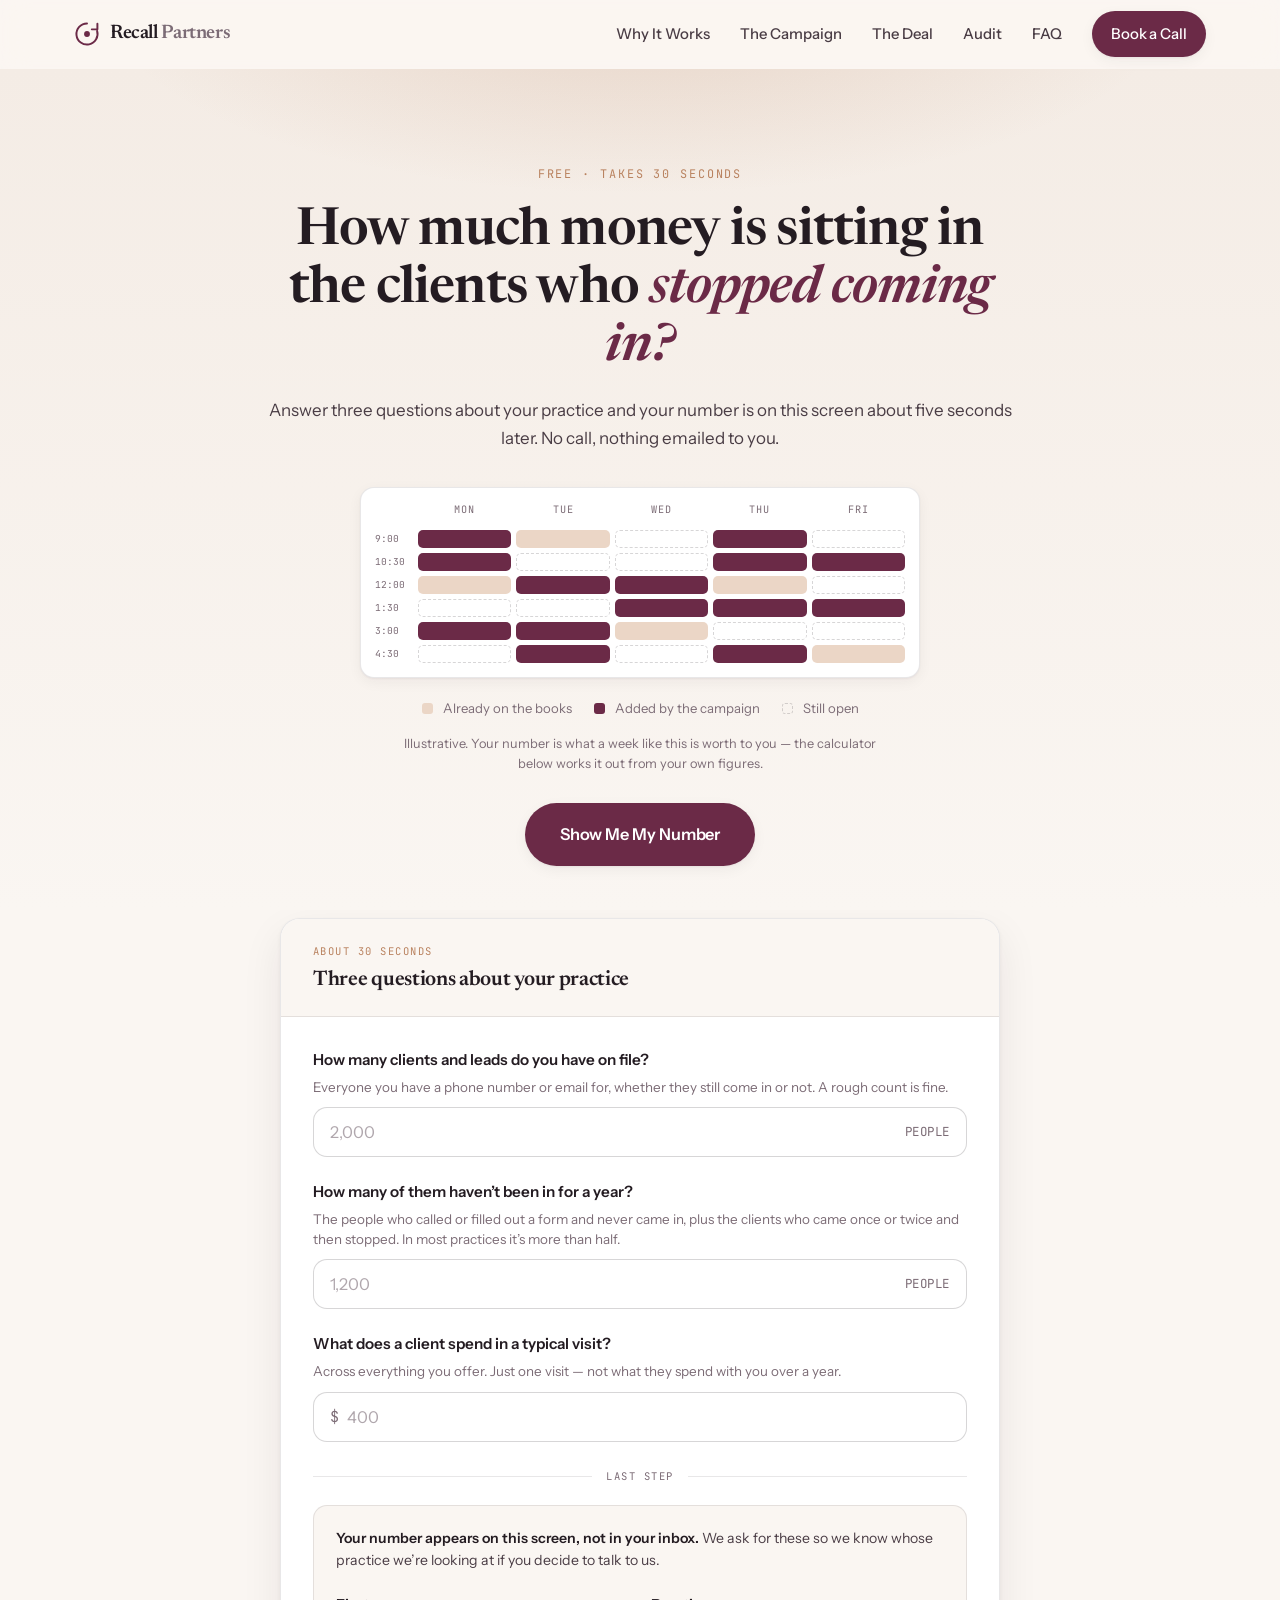
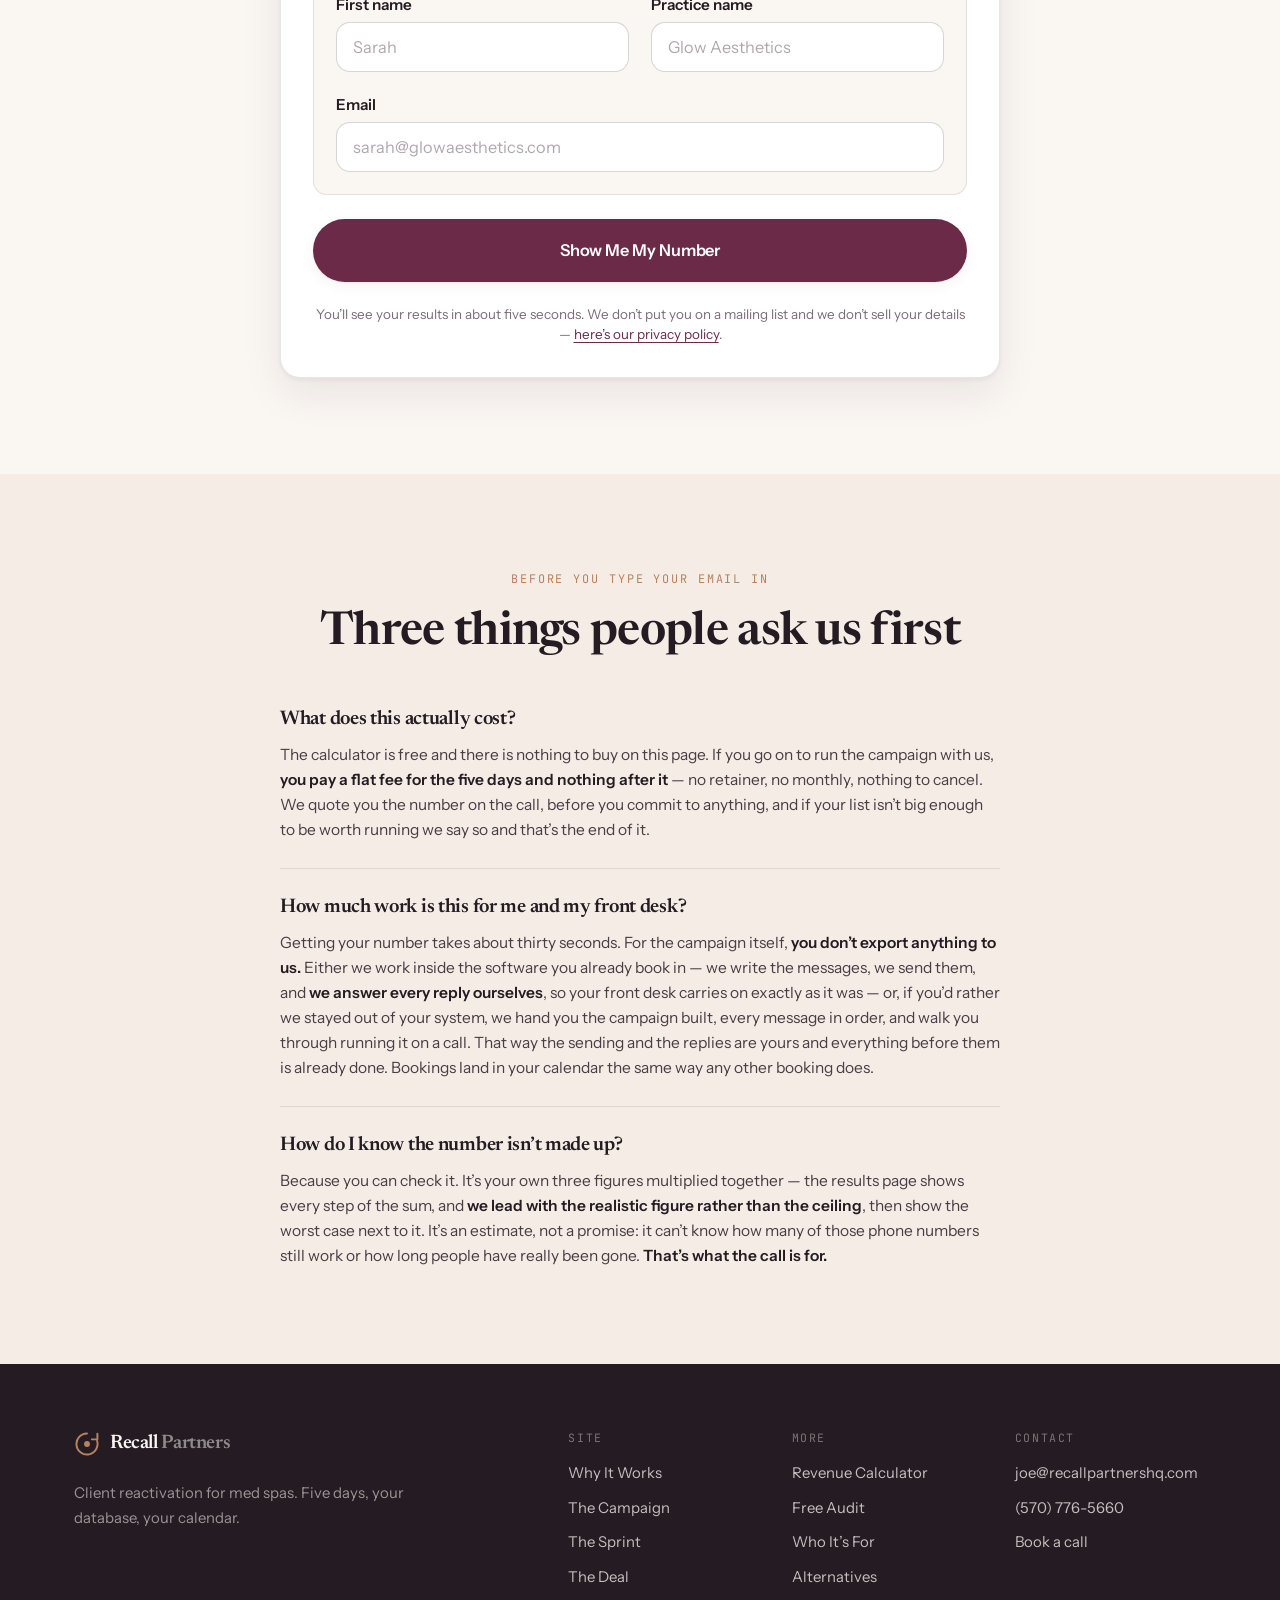
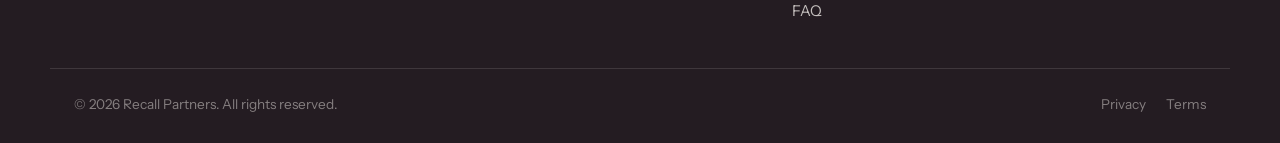
<file: calculator/index.html>
<!DOCTYPE html>
<html lang="en">
<head>
<meta charset="utf-8">
<meta name="viewport" content="width=device-width, initial-scale=1, maximum-scale=5">

<!-- Google tag (gtag.js) — shared config lives in assets/analytics.js -->
<link rel="preconnect" href="https://www.googletagmanager.com">
<script src="../assets/analytics.js"></script>
<title>What Are Your Old Clients Worth? | Recall Partners</title>
<meta name="description" content="Answer three questions about your practice and see what the clients who stopped coming in are worth. Your number shows up on the screen right away — no call, no waiting.">
<meta name="robots" content="index, follow">
<meta name="theme-color" content="#FAF6F2">

<link rel="canonical" href="https://recallpartnershq.com/calculator/">
<meta property="og:type" content="website">
<meta property="og:site_name" content="Recall Partners">
<meta property="og:title" content="What Are Your Old Clients Worth? | Recall Partners">
<meta property="og:description" content="Three questions, and you see the number right away. No call, no waiting.">
<meta property="og:url" content="https://recallpartnershq.com/calculator/">
<meta property="og:image" content="https://recallpartnershq.com/assets/brand/og-image.png">
<meta property="og:image:width" content="1200">
<meta property="og:image:height" content="630">
<meta property="og:image:alt" content="Recall Partners — book your dormant clients back in, in 5 days.">
<meta property="og:locale" content="en_US">
<meta name="twitter:card" content="summary_large_image">
<meta name="twitter:title" content="What Are Your Old Clients Worth? | Recall Partners">
<meta name="twitter:description" content="Three questions, and you see the number right away. No call, no waiting.">
<meta name="twitter:image" content="https://recallpartnershq.com/assets/brand/og-image.png">

<link rel="icon" href="../assets/brand/favicon.svg" type="image/svg+xml">
<link rel="icon" href="../assets/brand/favicon-32.png" sizes="32x32" type="image/png">
<link rel="apple-touch-icon" href="../assets/brand/favicon-180.png">
<link rel="manifest" href="../site.webmanifest">

<link rel="preconnect" href="https://app.cal.com">
<link rel="preconnect" href="https://formspree.io">
<link rel="preconnect" href="https://fonts.googleapis.com">
<link rel="preconnect" href="https://fonts.gstatic.com" crossorigin>
<link href="https://fonts.googleapis.com/css2?family=Newsreader:ital,opsz,wght@0,6..72,400..700;1,6..72,400..700&family=Instrument+Sans:wght@400;500;600;700&family=JetBrains+Mono:wght@400;500&display=swap" rel="stylesheet">
<link rel="stylesheet" href="../assets/styles.css">

<script type="application/ld+json">
{
  "@context": "https://schema.org",
  "@type": "WebPage",
  "@id": "https://recallpartnershq.com/calculator/#webpage",
  "url": "https://recallpartnershq.com/calculator/",
  "name": "What Are Your Old Clients Worth? | Recall Partners",
  "description": "Answer three questions about your practice and see what the clients who stopped coming in are worth.",
  "inLanguage": "en-US",
  "isPartOf": { "@id": "https://recallpartnershq.com/#website" },
  "about": { "@id": "https://recallpartnershq.com/#organization" }
}
</script>
</head>
<body class="tool-page" id="top">

<!-- ============================================================
     NAV — mirrors index.html, links back to the homepage anchors
     ============================================================ -->
<nav class="nav" id="nav">
  <div class="nav__inner container">
    <a class="brand" href="../index.html" aria-label="Recall Partners home">
      <span class="brand__mark" aria-hidden="true">
        <svg viewBox="0 0 32 32" fill="none" xmlns="http://www.w3.org/2000/svg">
          <path d="M16 3a13 13 0 1 0 12.4 9.1" stroke="currentColor" stroke-width="2.4" stroke-linecap="round"/>
          <path d="M28.8 3.4v6.9h-6.9" stroke="currentColor" stroke-width="2.4" stroke-linecap="round" stroke-linejoin="round"/>
          <circle cx="16" cy="16" r="3.6" fill="currentColor"/>
        </svg>
      </span>
      <span class="brand__name">Recall<span class="brand__name-dim">&nbsp;Partners</span></span>
    </a>

    <div class="nav__links" id="navLinks">
      <a href="../index.html#mechanism">Why It Works</a>
      <a href="../index.html#system">The Campaign</a>
      <a href="../index.html#deal">The Deal</a>
      <a href="../audit/">Audit</a>
      <a href="../index.html#faq">FAQ</a>
      <a class="btn btn--sm btn--primary" href="https://cal.com/recallpartners/reactivation-call" data-cal-link="recallpartners/reactivation-call" data-cal-namespace="reactivation-call" data-cal-config='{"layout":"month_view","useSlotsViewOnSmallScreen":"true"}'>Book a Call</a>
    </div>

    <button class="nav__toggle" id="navToggle" aria-label="Toggle menu" aria-expanded="false" aria-controls="navLinks">
      <span></span><span></span><span></span>
    </button>
  </div>
</nav>

<main>

<!-- ============================================================
     HERO
     Headline promises the outcome, sub-head says how fast and in
     what form, hero image is the proof of it: the week the number
     turns into. The calendar mock-up is the homepage component
     re-used, so it costs nothing extra to load and it is already
     labelled as illustrative.
     ============================================================ -->
<header class="tool-hero">
  <div class="tool-hero__glow" aria-hidden="true"></div>
  <div class="container tool-hero__inner">
    <div class="eyebrow">Free &middot; Takes 30 Seconds</div>
    <h1>
      How much money is sitting in the clients who
      <span class="accent-serif">stopped coming in?</span>
    </h1>
    <p class="lede">
      Answer three questions about your practice and your number is on this screen about
      five seconds later. No call, nothing emailed to you.
    </p>

    <!-- HERO IMAGE: the outcome the number stands for. -->
    <div class="heroproof">
      <p class="sr-only">
        An illustration of an appointment week. Six appointments were already booked; fourteen
        more have been added by the campaign, leaving ten slots open.
      </p>
      <figure class="calweek">
        <div class="week" aria-hidden="true">
          <div class="week__time"></div>
          <div class="week__day">Mon</div>
          <div class="week__day">Tue</div>
          <div class="week__day">Wed</div>
          <div class="week__day">Thu</div>
          <div class="week__day">Fri</div>
          <div class="week__time">9:00</div>
          <div class="slot is-new"></div>
          <div class="slot is-booked"></div>
          <div class="slot"></div>
          <div class="slot is-new"></div>
          <div class="slot"></div>
          <div class="week__time">10:30</div>
          <div class="slot is-new"></div>
          <div class="slot"></div>
          <div class="slot"></div>
          <div class="slot is-new"></div>
          <div class="slot is-new"></div>
          <div class="week__time">12:00</div>
          <div class="slot is-booked"></div>
          <div class="slot is-new"></div>
          <div class="slot is-new"></div>
          <div class="slot is-booked"></div>
          <div class="slot"></div>
          <div class="week__time">1:30</div>
          <div class="slot"></div>
          <div class="slot"></div>
          <div class="slot is-new"></div>
          <div class="slot is-new"></div>
          <div class="slot is-new"></div>
          <div class="week__time">3:00</div>
          <div class="slot is-new"></div>
          <div class="slot is-new"></div>
          <div class="slot is-booked"></div>
          <div class="slot"></div>
          <div class="slot"></div>
          <div class="week__time">4:30</div>
          <div class="slot"></div>
          <div class="slot is-new"></div>
          <div class="slot"></div>
          <div class="slot is-new"></div>
          <div class="slot is-booked"></div>
        </div>
      </figure>
      <div class="callegend">
        <span><i class="dot dot--booked"></i> Already on the books</span>
        <span><i class="dot dot--new"></i> Added by the campaign</span>
        <span><i class="dot dot--open"></i> Still open</span>
      </div>
      <p class="heroproof__caption">
        Illustrative. Your number is what a week like this is worth to you &mdash; the
        calculator below works it out from your own figures.
      </p>
    </div>

    <div class="tool-hero__cta">
      <a class="btn btn--primary btn--lg" href="#start" data-cta="calculator-start">
        Show Me My Number
      </a>
    </div>
  </div>
</header>

<!-- ============================================================
     THE CALCULATOR
     Three states in one panel, swapped by assets/calculator.js:
     form -> loading -> results. Results are never persisted;
     "Start over" wipes them and returns to a blank form.
     ============================================================ -->
<section class="section tool-section" id="start">
  <div class="container">
    <div class="toolwrap">
      <div class="toolpanel">

        <!-- ---------- STATE 1: FORM ---------- -->
        <div class="toolstate" id="calcFormState">
          <div class="toolpanel__head">
            <div class="toolpanel__step">About 30 seconds</div>
            <div class="toolpanel__title">Three questions about your practice</div>
          </div>

          <div class="toolpanel__body">
            <form class="toolform" id="calcForm" novalidate>

              <div class="field" id="fPatients">
                <label class="field__label" for="patients">How many clients and leads do you have on file?</label>
                <span class="field__hint">Everyone you have a phone number or email for, whether they still come in or not. A rough count is fine.</span>
                <div class="field__wrap">
                  <input id="patients" name="patients" type="text" inputmode="numeric" autocomplete="off"
                         placeholder="2,000" aria-describedby="ePatients" required>
                  <span class="field__affix field__affix--suffix" aria-hidden="true">people</span>
                </div>
                <span class="field__err" id="ePatients">Enter how many people you have on file.</span>
              </div>

              <div class="field" id="fDormant">
                <label class="field__label" for="dormant">How many of them haven&rsquo;t been in for a year?</label>
                <span class="field__hint">The people who called or filled out a form and never came in, plus the clients who came once or twice and then stopped. In most practices it&rsquo;s more than half.</span>
                <div class="field__wrap">
                  <input id="dormant" name="dormant" type="text" inputmode="numeric" autocomplete="off"
                         placeholder="1,200" aria-describedby="eDormant" required>
                  <span class="field__affix field__affix--suffix" aria-hidden="true">people</span>
                </div>
                <span class="field__err" id="eDormant">Enter how many have stopped coming in.</span>
              </div>

              <div class="field" id="fTicket">
                <label class="field__label" for="ticket">What does a client spend in a typical visit?</label>
                <span class="field__hint">Across everything you offer. Just one visit &mdash; not what they spend with you over a year.</span>
                <div class="field__wrap">
                  <span class="field__affix" aria-hidden="true">$</span>
                  <input id="ticket" name="ticket" type="text" inputmode="decimal" autocomplete="off"
                         placeholder="400" aria-describedby="eTicket" required>
                </div>
                <span class="field__err" id="eTicket">Enter what a typical visit is worth.</span>
              </div>

              <div class="toolform__divider">Last step</div>

              <div class="toolform__box">
                <p class="toolform__boxnote">
                  <b>Your number appears on this screen, not in your inbox.</b> We ask for these
                  so we know whose practice we&rsquo;re looking at if you decide to talk to us.
                </p>

                <div class="toolform__row">
                  <div class="field" id="fName">
                    <label class="field__label" for="firstName">First name</label>
                    <div class="field__wrap">
                      <input id="firstName" name="firstName" type="text" autocomplete="given-name"
                             placeholder="Sarah" aria-describedby="eName" required>
                    </div>
                    <span class="field__err" id="eName">Enter your first name.</span>
                  </div>

                  <div class="field" id="fPractice">
                    <label class="field__label" for="practice">Practice name</label>
                    <div class="field__wrap">
                      <input id="practice" name="practice" type="text" autocomplete="organization"
                             placeholder="Glow Aesthetics" aria-describedby="ePractice" required>
                    </div>
                    <span class="field__err" id="ePractice">Enter your practice name.</span>
                  </div>
                </div>

                <div class="field" id="fEmail">
                  <label class="field__label" for="email">Email</label>
                  <div class="field__wrap">
                    <input id="email" name="email" type="email" autocomplete="email"
                           placeholder="sarah@glowaesthetics.com" aria-describedby="eEmail" required>
                  </div>
                  <span class="field__err" id="eEmail">Enter a valid email address.</span>
                </div>
              </div>

              <!-- Honeypot. Bots fill it; the submit handler drops anything that does. -->
              <div class="tool-hp" aria-hidden="true">
                <label for="_gotcha">Leave this field empty</label>
                <input id="_gotcha" name="_gotcha" type="text" tabindex="-1" autocomplete="off">
              </div>

              <button class="btn btn--primary btn--lg toolform__submit" type="submit" id="calcSubmit"
                      data-cta="calculator-submit">
                Show Me My Number
              </button>

              <p class="toolform__note" id="calcFormNote">
                You&rsquo;ll see your results in about five seconds. We don&rsquo;t put you on a
                mailing list and we don&rsquo;t sell your details &mdash;
                <a href="../privacy.html">here&rsquo;s our privacy policy</a>.
              </p>
            </form>
          </div>
        </div>

        <!-- ---------- STATE 2: LOADING ---------- -->
        <div class="toolstate" id="calcLoadState" hidden>
          <div class="toolload">
            <div class="toolload__ring" aria-hidden="true"></div>
            <h2 class="toolload__title">Results loading&hellip;</h2>
            <p class="toolload__msg" id="calcLoadMsg" role="status" aria-live="polite">
              Looking at your numbers&hellip;
            </p>
            <div class="toolload__bar" aria-hidden="true"><i id="calcLoadBar"></i></div>
          </div>
        </div>

        <!-- ---------- STATE 3: RESULTS ----------
             Every figure here is written by JS at run time and cleared
             again by "Start over". Nothing is stored, so a refresh
             returns a blank form.

             The headline is the REALISTIC figure (RATE_TARGET in
             calculator.js), not the ceiling. The ceiling is shown
             further down and labelled as unreachable -- naming it that
             way defuses it, where leading with it would just get the
             whole page discounted by anyone numerate. -->
        <div class="toolstate" id="calcResState" hidden>

          <div class="calcres__hero">
            <div class="calcres__eyebrow">What we&rsquo;d aim to put back on your books</div>
            <div class="calcres__big" id="resBig">$0</div>
            <p class="calcres__biglabel" id="resBigLabel">
              from the clients who stopped coming in.
            </p>

            <div class="calcres__herocta">
              <a class="btn btn--lg btn--onplum" id="resCtaTop"
                 href="https://cal.com/recallpartners/reactivation-call"
                 data-cal-link="recallpartners/reactivation-call"
                 data-cal-namespace="reactivation-call"
                 data-cal-config='{"layout":"month_view","useSlotsViewOnSmallScreen":"true"}'
                 data-cta="calculator-booking-top">Book a Call and Let&rsquo;s Go Get It</a>
              <p class="calcres__heroctanote">
                15 minutes, free. We go through your real list and tell you what it&rsquo;s
                actually worth &mdash; including if it isn&rsquo;t worth doing.
              </p>
              <a class="calcres__scrollhint" href="#themath">See how we got that number &darr;</a>
            </div>
          </div>

          <div class="calcres__body">

            <!-- The sum, spelled out one step at a time. -->
            <div class="calcsteps" id="themath">
              <div class="calcsteps__title">How we got there</div>

              <div class="calcstep">
                <span class="calcstep__n" aria-hidden="true">1</span>
                <div class="calcstep__eq" id="stepEq1">0 clients have gone quiet</div>
                <p class="calcstep__desc" id="stepDesc1">
                  They haven&rsquo;t been in for a year.
                </p>
              </div>

              <div class="calcstep">
                <span class="calcstep__n" aria-hidden="true">2</span>
                <div class="calcstep__eq" id="stepEq2">0 &times; $0 = <b>$0</b></div>
                <p class="calcstep__desc" id="stepDesc2">
                  What you&rsquo;d take in if every single one of them came back once. That&rsquo;s
                  the absolute ceiling, and nobody ever hits it &mdash; so we don&rsquo;t lead with it.
                </p>
              </div>

              <div class="calcstep">
                <span class="calcstep__n" aria-hidden="true">3</span>
                <div class="calcstep__eq" id="stepEq3">0 &times; 15 in 100 = <b>0 clients</b></div>
                <p class="calcstep__desc" id="stepDesc3">
                  We aim for 15 out of every 100 to book. These are people who already gave you
                  their number and already know your name, which is why the rate looks nothing
                  like cold outreach.
                </p>
              </div>

              <div class="calcstep calcstep--key">
                <span class="calcstep__n" aria-hidden="true">4</span>
                <div class="calcstep__eq" id="stepEq4">0 &times; $0 = <b>$0</b></div>
                <p class="calcstep__desc" id="stepDesc4">
                  Those visits, at what a visit is worth to you. That&rsquo;s the number at the
                  top of this page.
                </p>
              </div>
            </div>

            <!-- Floor, target, ceiling side by side. -->
            <p class="calcscen__intro">
              <b>The full range,</b> so you can see where that number sits:
            </p>

            <div class="calcscen">
              <div class="scen">
                <div class="scen__label">Worst case</div>
                <div class="scen__rate">5 in every 100 come back</div>
                <div class="scen__money" id="scenLowMoney">$0</div>
                <p class="scen__appts" id="scenLowAppts">0 appointments</p>
              </div>
              <div class="scen scen--target">
                <div class="scen__label">What we aim for</div>
                <div class="scen__rate">15 in every 100 come back</div>
                <div class="scen__money" id="scenMidMoney">$0</div>
                <p class="scen__appts" id="scenMidAppts">0 appointments</p>
              </div>
              <div class="scen scen--ceiling">
                <div class="scen__label">Won&rsquo;t happen</div>
                <div class="scen__rate">All 100 in 100 come back</div>
                <div class="scen__money" id="scenMaxMoney">$0</div>
                <p class="scen__appts" id="scenMaxAppts">0 appointments</p>
              </div>
            </div>

            <p class="calcres__caveat">
              <b>This is what we aim for, not what we promise.</b> How many actually come back
              depends on how many of those phone numbers still work, how long people have been
              gone, and what they came in for the first time. We look at your real client list
              on the call and give you the honest number before anyone commits to anything.
            </p>

            <!-- The bridge: what turning that figure into bookings looks like. -->
            <div class="toolnext">
              <div class="toolnext__title" id="nextTitle">So how do you actually get it?</div>
              <p class="toolnext__sub">Three steps, and the whole thing is over in five days.</p>

              <div class="toolnext__list">
                <div class="toolnext__item">
                  <span class="toolnext__n" aria-hidden="true">1</span>
                  <div>
                    <b>You book the 15-minute call</b>
                    <span>We look at your actual list together and work out the real number
                    &mdash; not this estimate. If it&rsquo;s not worth running, we tell you.</span>
                  </div>
                </div>
                <div class="toolnext__item">
                  <span class="toolnext__n" aria-hidden="true">2</span>
                  <div>
                    <b>The five days run</b>
                    <span>SMS and email to your quiet clients only. Inside your own software,
                    with us sending and answering every reply &mdash; or built and handed to
                    you to send, if you&rsquo;d rather run it yourself.</span>
                  </div>
                </div>
                <div class="toolnext__item">
                  <span class="toolnext__n" aria-hidden="true">3</span>
                  <div>
                    <b>The bookings go straight in your calendar</b>
                    <span id="nextStep3">Then we hand you the reporting and get out. No retainer,
                    nothing to cancel.</span>
                  </div>
                </div>
              </div>
            </div>

            <div class="calcres__cta">
              <a class="btn btn--primary btn--lg" id="resCta"
                 href="https://cal.com/recallpartners/reactivation-call"
                 data-cal-link="recallpartners/reactivation-call"
                 data-cal-namespace="reactivation-call"
                 data-cal-config='{"layout":"month_view","useSlotsViewOnSmallScreen":"true"}'
                 data-cta="calculator-booking">Book a Free 15-Minute Call</a>
              <p class="calcres__ctanote" id="resCtaNote">
                Free, and there&rsquo;s no pitch if the numbers aren&rsquo;t there.
              </p>
              <!-- The deeper version of this page. The estimate above is
                   arithmetic on three numbers; /audit is a person going
                   through the real list. -->
              <p class="toolcross">
                <b>Want this done properly, on your actual list?</b>
                Send us your numbers and a person builds you a one-page breakdown by hand
                &mdash; what you&rsquo;re leaving on the table and what the five days would look
                like for your treatments. Free, in your inbox within two business days.
                <a href="../audit/" data-cta="calculator-audit">Get the free audit &rarr;</a>
              </p>

              <button class="calcres__reset" type="button" id="calcReset">Clear this and start over</button>
            </div>

          </div>
        </div>

      </div>
    </div>
  </div>
</section>

<!-- ============================================================
     THE THREE OBJECTIONS
     Below the fold, most common first. These are the three things
     an owner is actually thinking before she types her email in,
     in the order she thinks them. Anything that was not one of
     those three came off this page — the assumptions behind the
     arithmetic used to live here, but the results panel already
     spells the whole sum out step by step, so saying it twice was
     length for its own sake.
     ============================================================ -->
<section class="section section--alt" id="questions">
  <div class="container">
    <div class="section__head narrow reveal">
      <div class="eyebrow">Before You Type Your Email In</div>
      <h2>Three things people ask us first</h2>
    </div>

    <ul class="objx reveal">
      <li>
        <h3>What does this actually cost?</h3>
        <p>
          The calculator is free and there is nothing to buy on this page. If you go on to
          run the campaign with us, <b>you pay a flat fee for the five days and nothing
          after it</b> &mdash; no retainer, no monthly, nothing to cancel. We quote you the
          number on the call, before you commit to anything, and if your list isn&rsquo;t
          big enough to be worth running we say so and that&rsquo;s the end of it.
        </p>
      </li>
      <li>
        <h3>How much work is this for me and my front desk?</h3>
        <p>
          Getting your number takes about thirty seconds. For the campaign itself,
          <b>you don&rsquo;t export anything to us.</b> Either we work inside the software you
          already book in &mdash; we write the messages, we send them, and <b>we answer every
          reply ourselves</b>, so your front desk carries on exactly as it was &mdash; or, if
          you&rsquo;d rather we stayed out of your system, we hand you the campaign built,
          every message in order, and walk you through running it on a call. That way the
          sending and the replies are yours and everything before them is already done.
          Bookings land in your calendar the same way any other booking does.
        </p>
      </li>
      <li>
        <h3>How do I know the number isn&rsquo;t made up?</h3>
        <p>
          Because you can check it. It&rsquo;s your own three figures multiplied together
          &mdash; the results page shows every step of the sum, and <b>we lead with the
          realistic figure rather than the ceiling</b>, then show the worst case next to it.
          It&rsquo;s an estimate, not a promise: it can&rsquo;t know how many of those phone
          numbers still work or how long people have really been gone. <b>That&rsquo;s what
          the call is for.</b>
        </p>
      </li>
    </ul>
  </div>
</section>

</main>

<!-- ============================================================
     FOOTER
     ============================================================ -->
<footer class="footer">
  <div class="container footer__inner">
    <div class="footer__brand">
      <a class="brand" href="../index.html" aria-label="Recall Partners home">
        <span class="brand__mark" aria-hidden="true">
          <svg viewBox="0 0 32 32" fill="none" xmlns="http://www.w3.org/2000/svg">
            <path d="M16 3a13 13 0 1 0 12.4 9.1" stroke="currentColor" stroke-width="2.4" stroke-linecap="round"/>
            <path d="M28.8 3.4v6.9h-6.9" stroke="currentColor" stroke-width="2.4" stroke-linecap="round" stroke-linejoin="round"/>
            <circle cx="16" cy="16" r="3.6" fill="currentColor"/>
          </svg>
        </span>
        <span class="brand__name">Recall<span class="brand__name-dim">&nbsp;Partners</span></span>
      </a>
      <p>Client reactivation for med spas. Five days, your database, your calendar.</p>
    </div>

    <nav class="footer__links" aria-label="Footer">
      <div>
        <div class="footer__col-title">Site</div>
        <a href="../index.html#mechanism">Why It Works</a>
        <a href="../index.html#system">The Campaign</a>
        <a href="../index.html#sprint">The Sprint</a>
        <a href="../index.html#deal">The Deal</a>
      </div>
      <div>
        <div class="footer__col-title">More</div>
        <a href="./">Revenue Calculator</a>
        <a href="../audit/">Free Audit</a>
        <a href="../index.html#fit">Who It&rsquo;s For</a>
        <a href="../index.html#compare">Alternatives</a>
        <a href="../index.html#faq">FAQ</a>
      </div>
      <div>
        <div class="footer__col-title">Contact</div>
        <a href="mailto:joe@recallpartnershq.com">joe@recallpartnershq.com</a>
        <a href="tel:+15707765660">(570) 776-5660</a>
        <a href="https://cal.com/recallpartners/reactivation-call" data-cal-link="recallpartners/reactivation-call" data-cal-namespace="reactivation-call" data-cal-config='{"layout":"month_view","useSlotsViewOnSmallScreen":"true"}'>Book a call</a>
      </div>
    </nav>
  </div>

  <div class="container footer__bottom">
    <span>&copy; <span id="year">2026</span> Recall Partners. All rights reserved.</span>
    <span class="footer__legal">
      <a href="../privacy.html">Privacy</a>
      <a href="../terms.html">Terms</a>
    </span>
  </div>
</footer>

<script src="../assets/script.js"></script>
<script src="../assets/calculator.js"></script>

<!-- ============================================================
     Cal.com element-click embed — same config as index.html
     ============================================================ -->
<script type="text/javascript">
(function (C, A, L) { let p = function (a, ar) { a.q.push(ar); }; let d = C.document; C.Cal = C.Cal || function () { let cal = C.Cal; let ar = arguments; if (!cal.loaded) { cal.ns = {}; cal.q = cal.q || []; d.head.appendChild(d.createElement("script")).src = A; cal.loaded = true; } if (ar[0] === L) { const api = function () { p(api, arguments); }; const namespace = ar[1]; api.q = api.q || []; if(typeof namespace === "string"){cal.ns[namespace] = cal.ns[namespace] || api;p(cal.ns[namespace], ar);p(cal, ["initNamespace", namespace]);} else p(cal, ar); return;} p(cal, ar); }; })(window, "https://app.cal.com/embed/embed.js", "init");
Cal("init", "reactivation-call", {origin:"https://app.cal.com"});
Cal.ns["reactivation-call"]("ui", { "hideEventTypeDetails": false, "layout": "month_view", "theme": "light", "cssVarsPerTheme": { "light": { "cal-brand": "#6B2A47" } } });
</script>
</body>
</html>
</file>
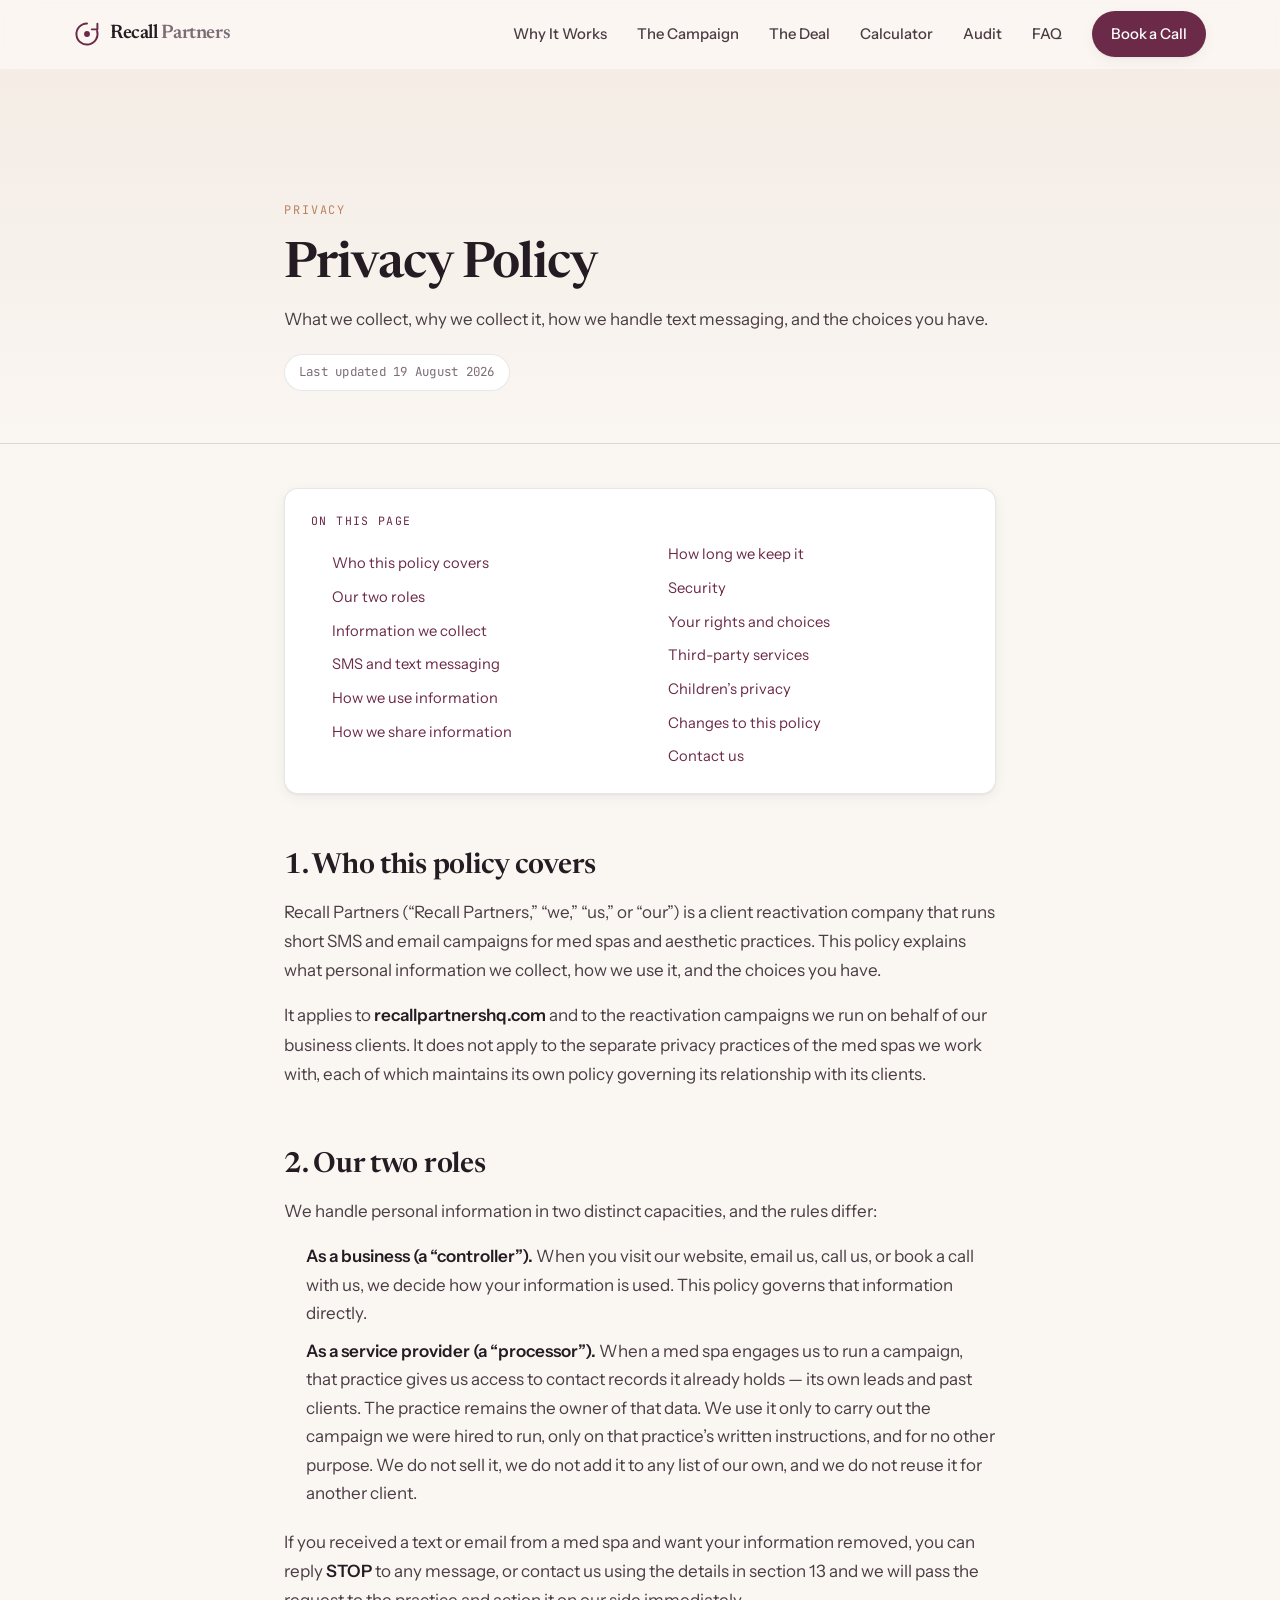
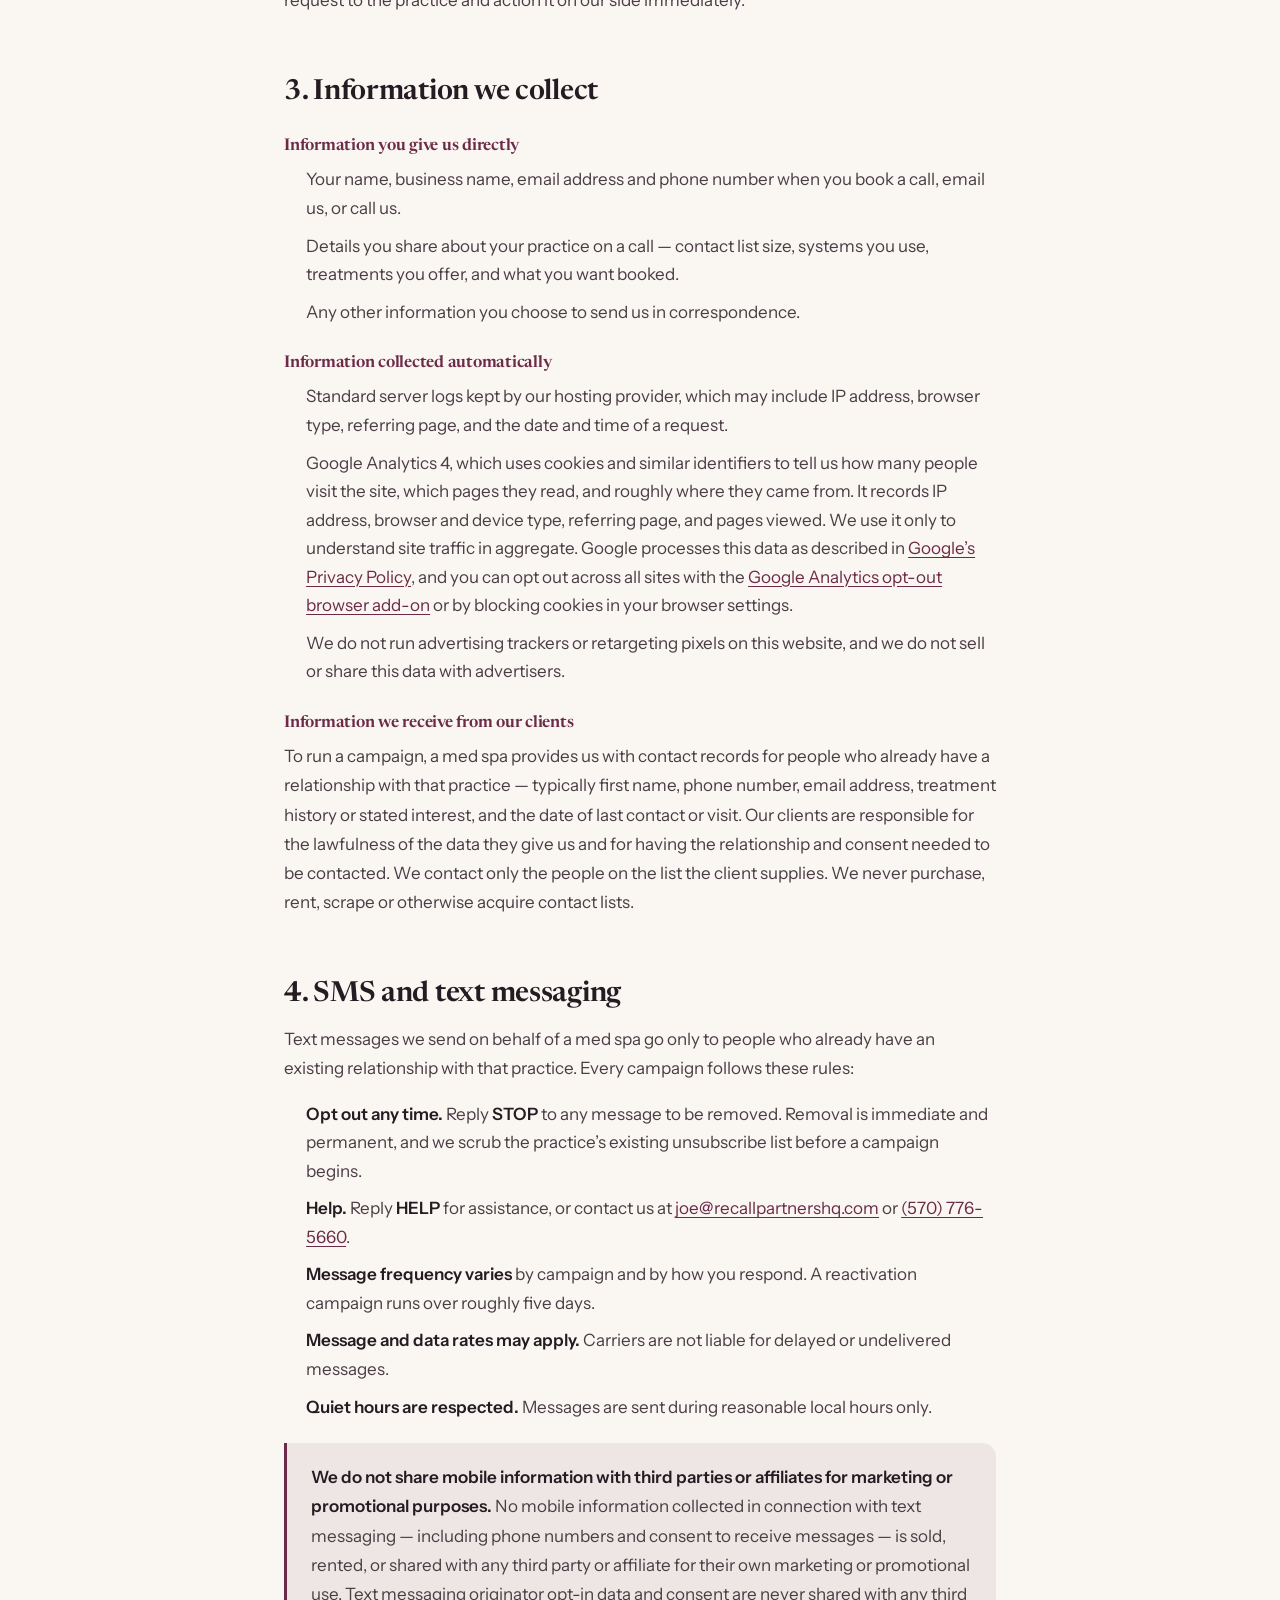
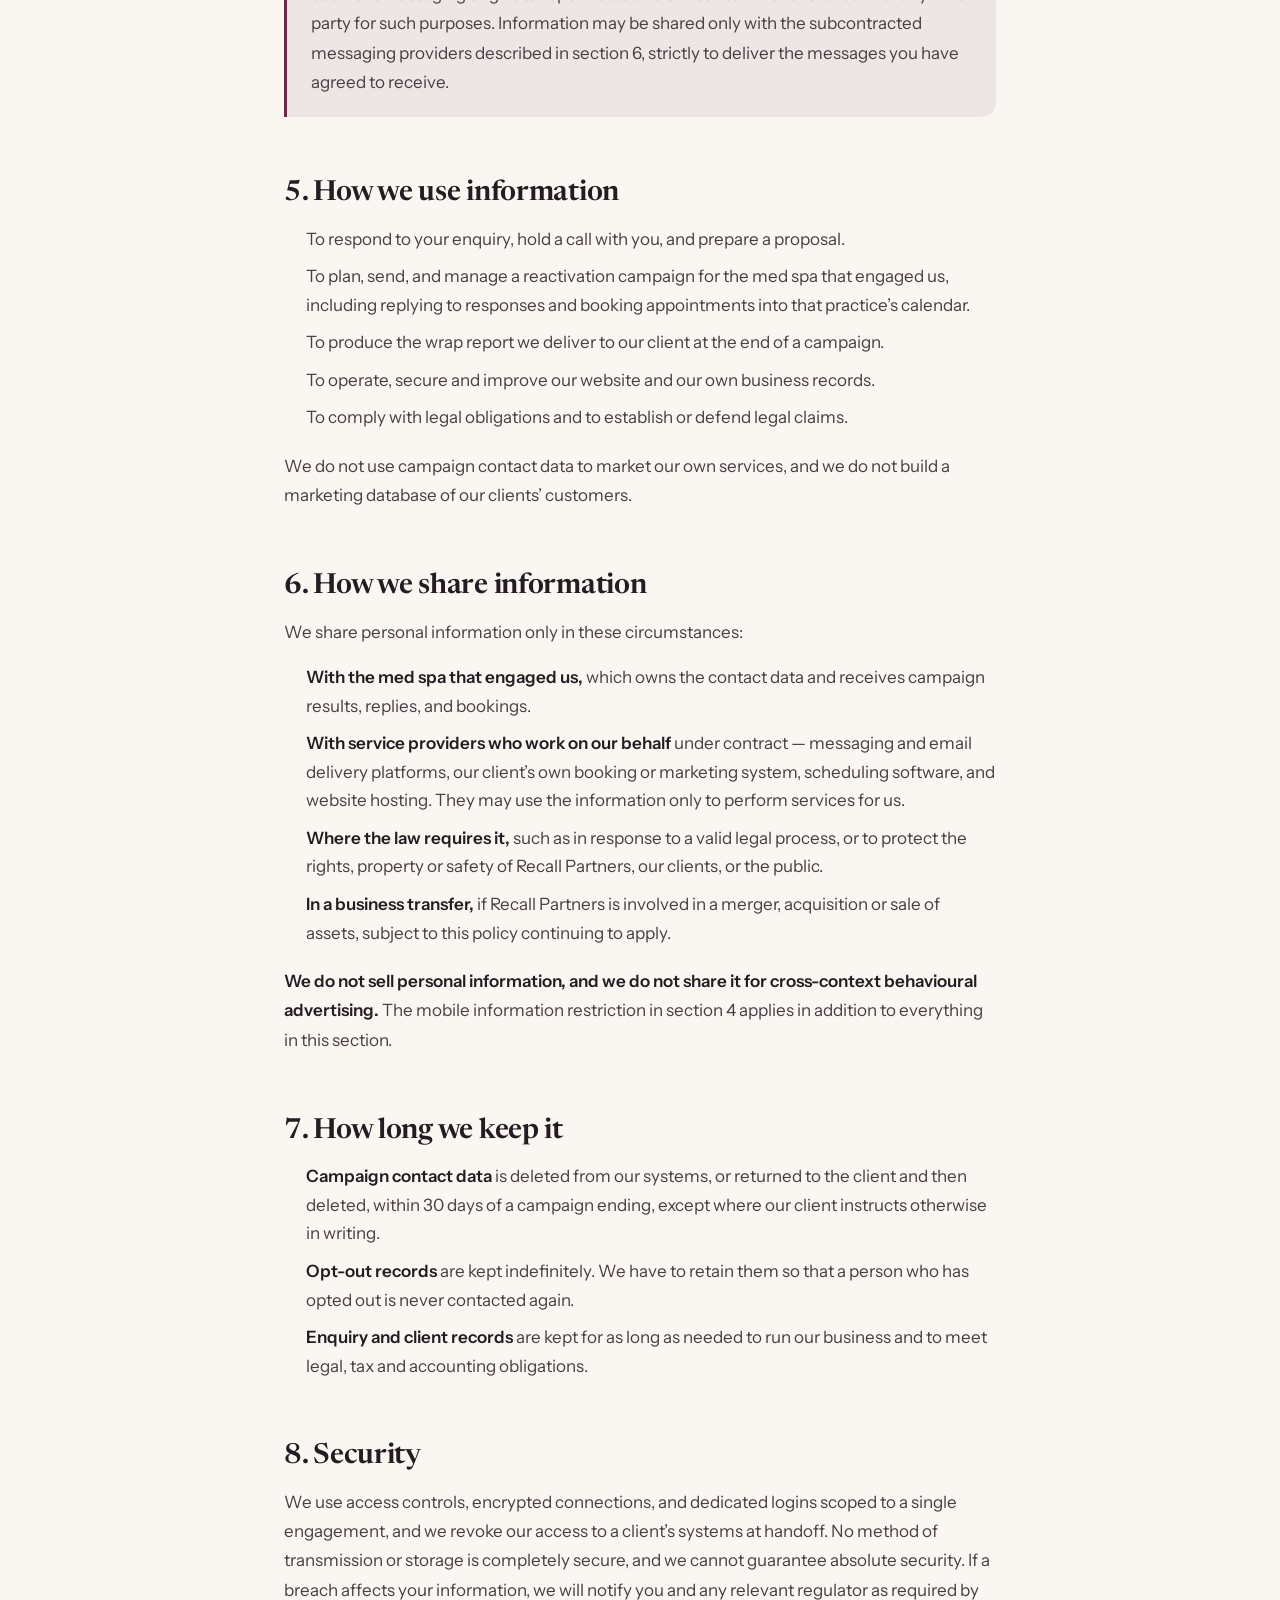
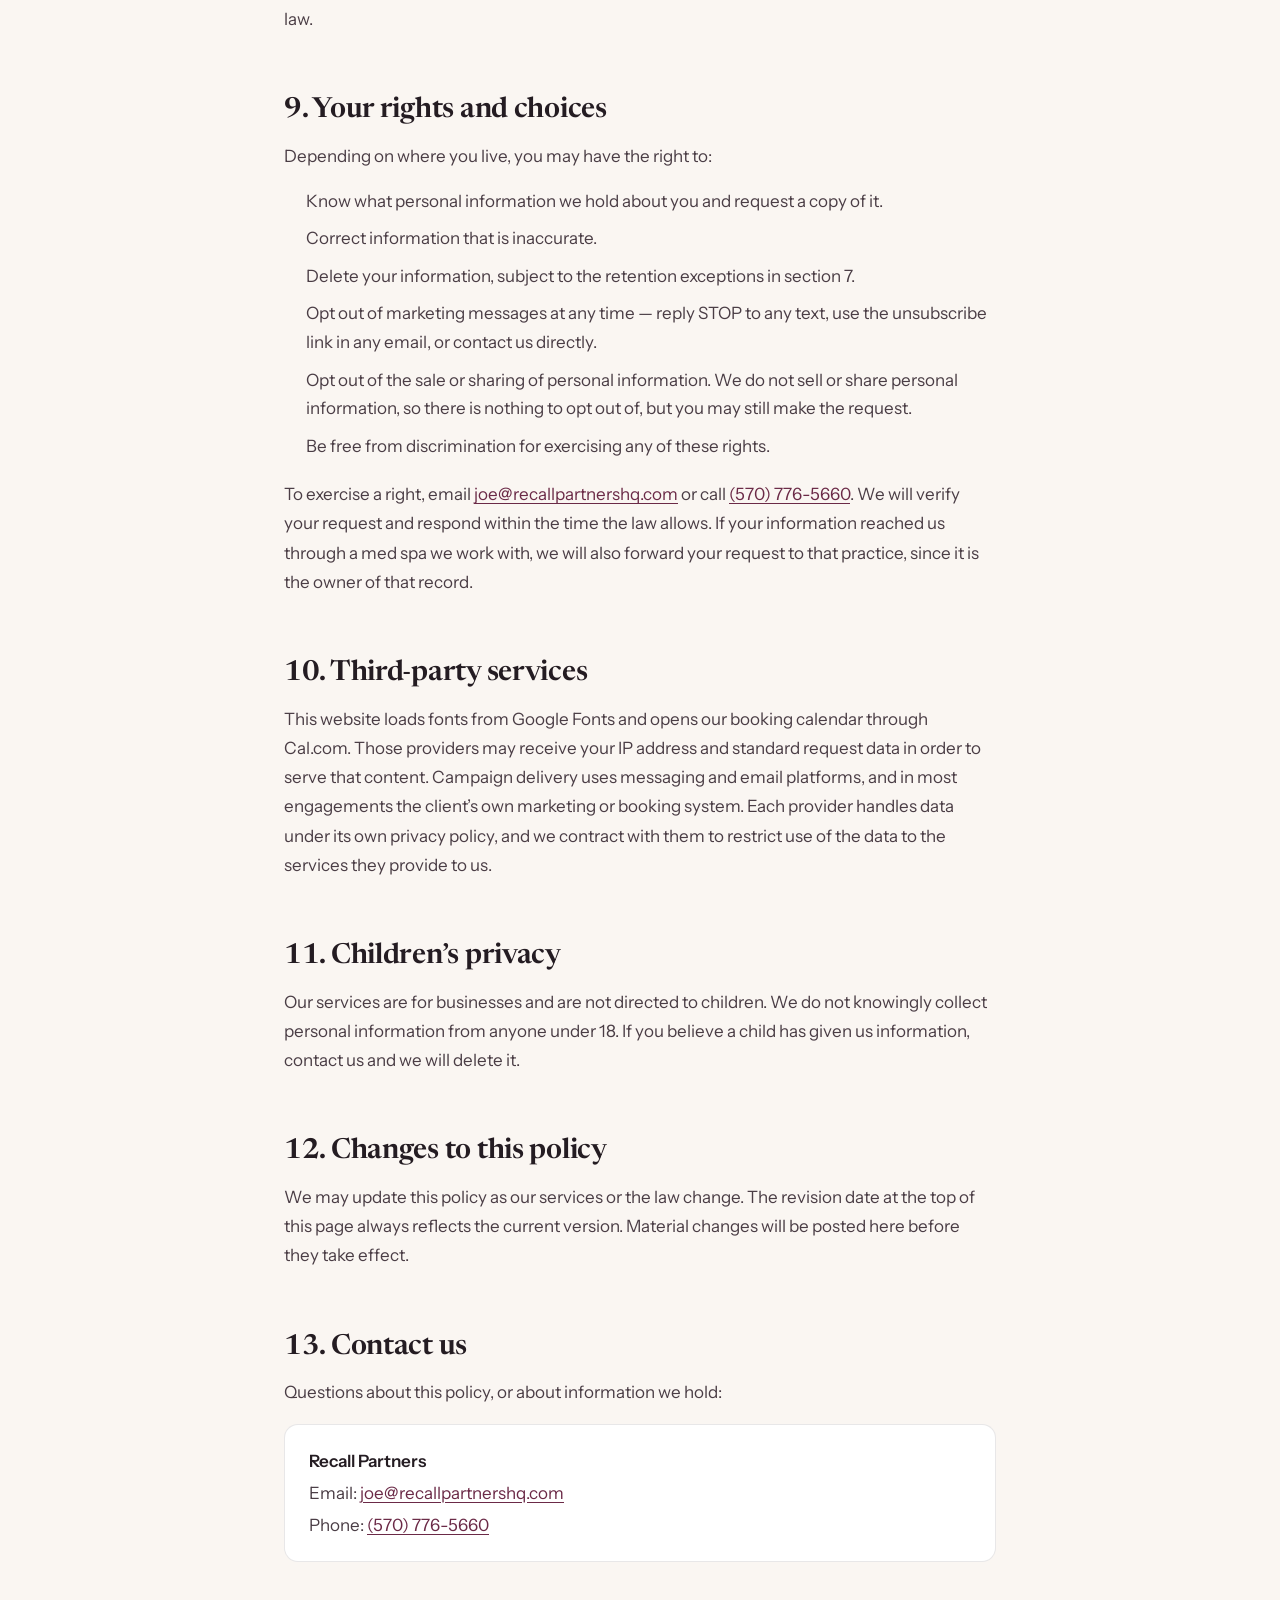
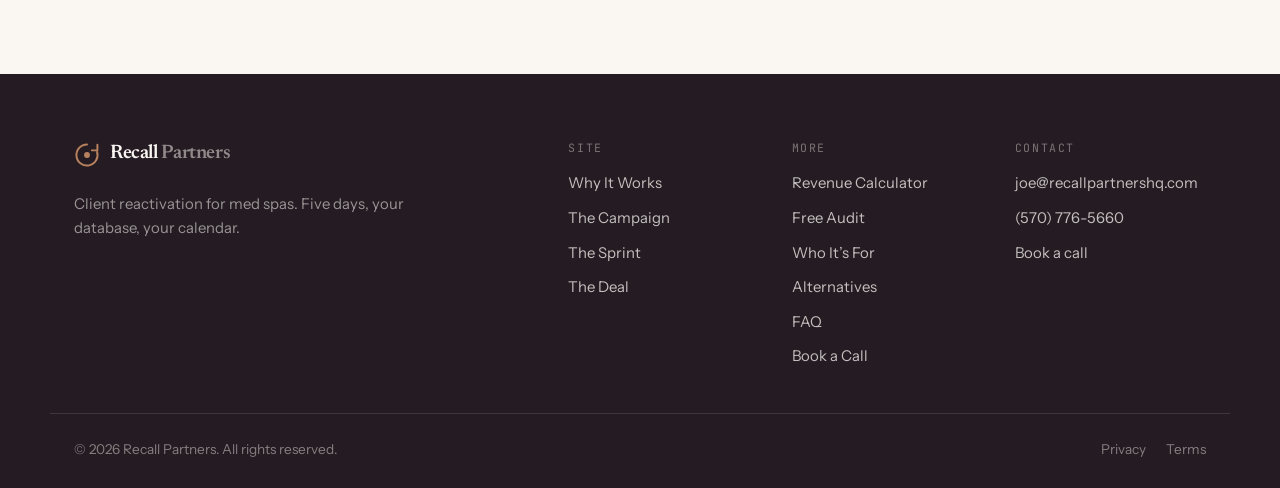
<file: privacy.html>
<!DOCTYPE html>
<html lang="en">
<head>
<meta charset="utf-8">
<meta name="viewport" content="width=device-width, initial-scale=1, maximum-scale=5">

<!-- Google tag (gtag.js) — shared config lives in assets/analytics.js -->
<link rel="preconnect" href="https://www.googletagmanager.com">
<script src="assets/analytics.js"></script>
<title>Privacy Policy | Recall Partners</title>
<meta name="description" content="How Recall Partners collects, uses and protects personal information, including our SMS messaging and opt-out practices.">
<meta name="robots" content="index, follow">
<meta name="theme-color" content="#FAF6F2">

<link rel="canonical" href="https://recallpartnershq.com/privacy.html">
<meta property="og:type" content="article">
<meta property="og:site_name" content="Recall Partners">
<meta property="og:title" content="Privacy Policy | Recall Partners">
<meta property="og:description" content="How Recall Partners collects, uses and protects personal information, including our SMS messaging and opt-out practices.">
<meta property="og:url" content="https://recallpartnershq.com/privacy.html">
<meta property="og:image" content="https://recallpartnershq.com/assets/brand/og-image.png">
<meta name="twitter:card" content="summary_large_image">

<link rel="icon" href="assets/brand/favicon.svg" type="image/svg+xml">
<link rel="icon" href="assets/brand/favicon-32.png" sizes="32x32" type="image/png">
<link rel="apple-touch-icon" href="assets/brand/favicon-180.png">
<link rel="manifest" href="site.webmanifest">

<link rel="preconnect" href="https://app.cal.com">
<link rel="preconnect" href="https://fonts.googleapis.com">
<link rel="preconnect" href="https://fonts.gstatic.com" crossorigin>
<link href="https://fonts.googleapis.com/css2?family=Newsreader:ital,opsz,wght@0,6..72,400..700;1,6..72,400..700&family=Instrument+Sans:wght@400;500;600;700&family=JetBrains+Mono:wght@400;500&display=swap" rel="stylesheet">
<link rel="stylesheet" href="assets/styles.css">
</head>
<body class="legal-page" id="top">

<nav class="nav" id="nav">
  <div class="nav__inner container">
    <a class="brand" href="index.html" aria-label="Recall Partners home">
      <span class="brand__mark" aria-hidden="true">
        <svg viewBox="0 0 32 32" fill="none" xmlns="http://www.w3.org/2000/svg">
          <path d="M16 3a13 13 0 1 0 12.4 9.1" stroke="currentColor" stroke-width="2.4" stroke-linecap="round"/>
          <path d="M28.8 3.4v6.9h-6.9" stroke="currentColor" stroke-width="2.4" stroke-linecap="round" stroke-linejoin="round"/>
          <circle cx="16" cy="16" r="3.6" fill="currentColor"/>
        </svg>
      </span>
      <span class="brand__name">Recall<span class="brand__name-dim">&nbsp;Partners</span></span>
    </a>

    <div class="nav__links" id="navLinks">
      <a href="index.html#mechanism">Why It Works</a>
      <a href="index.html#system">The Campaign</a>
      <a href="index.html#deal">The Deal</a>
      <a href="calculator/">Calculator</a>
      <a href="audit/">Audit</a>
      <a href="index.html#faq">FAQ</a>
      <a class="btn btn--sm btn--primary" href="https://cal.com/recallpartners/reactivation-call" data-cal-link="recallpartners/reactivation-call" data-cal-namespace="reactivation-call" data-cal-config='{"layout":"month_view","useSlotsViewOnSmallScreen":"true"}'>Book a Call</a>
    </div>

    <button class="nav__toggle" id="navToggle" aria-label="Toggle menu" aria-expanded="false" aria-controls="navLinks">
      <span></span><span></span><span></span>
    </button>
  </div>
</nav>

<main>
<header class="legal-hero">
  <div class="container narrow">
    <div class="eyebrow">Privacy</div>
    <h1>Privacy Policy</h1>
    <p class="lede">What we collect, why we collect it, how we handle text messaging, and the choices you have.</p>
    <p class="legal-updated">Last updated 19 August 2026</p>
  </div>
</header>

<section class="section legal-body">
  <div class="container narrow">
    <nav class="legal-toc" aria-label="On this page">
      <div class="legal-toc__title">On this page</div>
      <ol>
        <li><a href="#scope">Who this policy covers</a></li>
        <li><a href="#roles">Our two roles</a></li>
        <li><a href="#collect">Information we collect</a></li>
        <li><a href="#sms">SMS and text messaging</a></li>
        <li><a href="#use">How we use information</a></li>
        <li><a href="#share">How we share information</a></li>
        <li><a href="#retention">How long we keep it</a></li>
        <li><a href="#security">Security</a></li>
        <li><a href="#rights">Your rights and choices</a></li>
        <li><a href="#third-parties">Third-party services</a></li>
        <li><a href="#children">Children&rsquo;s privacy</a></li>
        <li><a href="#changes">Changes to this policy</a></li>
        <li><a href="#contact">Contact us</a></li>
      </ol>
    </nav>

    <h2 id="scope">1. Who this policy covers</h2>
    <p>
      Recall Partners (&ldquo;Recall Partners,&rdquo; &ldquo;we,&rdquo; &ldquo;us,&rdquo; or
      &ldquo;our&rdquo;) is a client reactivation company that runs short SMS and email
      campaigns for med spas and aesthetic practices. This policy explains what personal
      information we collect, how we use it, and the choices you have.
    </p>
    <p>
      It applies to <strong>recallpartnershq.com</strong> and to the reactivation campaigns we
      run on behalf of our business clients. It does not apply to the separate privacy
      practices of the med spas we work with, each of which maintains its own policy governing
      its relationship with its clients.
    </p>

    <h2 id="roles">2. Our two roles</h2>
    <p>We handle personal information in two distinct capacities, and the rules differ:</p>
    <ul>
      <li>
        <strong>As a business (a &ldquo;controller&rdquo;).</strong> When you visit our website,
        email us, call us, or book a call with us, we decide how your information is used. This
        policy governs that information directly.
      </li>
      <li>
        <strong>As a service provider (a &ldquo;processor&rdquo;).</strong> When a med spa
        engages us to run a campaign, that practice gives us access to contact records it
        already holds &mdash; its own leads and past clients. The practice remains the owner of
        that data. We use it only to carry out the campaign we were hired to run, only on that
        practice&rsquo;s written instructions, and for no other purpose. We do not sell it, we
        do not add it to any list of our own, and we do not reuse it for another client.
      </li>
    </ul>
    <p>
      If you received a text or email from a med spa and want your information removed, you can
      reply <strong>STOP</strong> to any message, or contact us using the details in section 13
      and we will pass the request to the practice and action it on our side immediately.
    </p>

    <h2 id="collect">3. Information we collect</h2>

    <h3>Information you give us directly</h3>
    <ul>
      <li>Your name, business name, email address and phone number when you book a call, email us, or call us.</li>
      <li>Details you share about your practice on a call &mdash; contact list size, systems you use, treatments you offer, and what you want booked.</li>
      <li>Any other information you choose to send us in correspondence.</li>
    </ul>

    <h3>Information collected automatically</h3>
    <ul>
      <li>Standard server logs kept by our hosting provider, which may include IP address, browser type, referring page, and the date and time of a request.</li>
      <li>
        Google Analytics 4, which uses cookies and similar identifiers to tell us how many people
        visit the site, which pages they read, and roughly where they came from. It records IP
        address, browser and device type, referring page, and pages viewed. We use it only to
        understand site traffic in aggregate. Google processes this data as described in
        <a href="https://policies.google.com/privacy" target="_blank" rel="noopener">Google&rsquo;s Privacy Policy</a>,
        and you can opt out across all sites with the
        <a href="https://tools.google.com/dlpage/gaoptout" target="_blank" rel="noopener">Google Analytics opt-out browser add-on</a>
        or by blocking cookies in your browser settings.
      </li>
      <li>We do not run advertising trackers or retargeting pixels on this website, and we do not sell or share this data with advertisers.</li>
    </ul>

    <h3>Information we receive from our clients</h3>
    <p>
      To run a campaign, a med spa provides us with contact records for people who already have
      a relationship with that practice &mdash; typically first name, phone number, email
      address, treatment history or stated interest, and the date of last contact or visit. Our
      clients are responsible for the lawfulness of the data they give us and for having the
      relationship and consent needed to be contacted. We contact only the people on the list
      the client supplies. We never purchase, rent, scrape or otherwise acquire contact lists.
    </p>

    <h2 id="sms">4. SMS and text messaging</h2>
    <p>
      Text messages we send on behalf of a med spa go only to people who already have an
      existing relationship with that practice. Every campaign follows these rules:
    </p>
    <ul>
      <li><strong>Opt out any time.</strong> Reply <strong>STOP</strong> to any message to be removed. Removal is immediate and permanent, and we scrub the practice&rsquo;s existing unsubscribe list before a campaign begins.</li>
      <li><strong>Help.</strong> Reply <strong>HELP</strong> for assistance, or contact us at <a href="mailto:joe@recallpartnershq.com">joe@recallpartnershq.com</a> or <a href="tel:+15707765660">(570) 776-5660</a>.</li>
      <li><strong>Message frequency varies</strong> by campaign and by how you respond. A reactivation campaign runs over roughly five days.</li>
      <li><strong>Message and data rates may apply.</strong> Carriers are not liable for delayed or undelivered messages.</li>
      <li><strong>Quiet hours are respected.</strong> Messages are sent during reasonable local hours only.</li>
    </ul>
    <p class="legal-callout">
      <strong>We do not share mobile information with third parties or affiliates for marketing
      or promotional purposes.</strong> No mobile information collected in connection with text
      messaging &mdash; including phone numbers and consent to receive messages &mdash; is sold,
      rented, or shared with any third party or affiliate for their own marketing or promotional
      use. Text messaging originator opt-in data and consent are never shared with any third
      party for such purposes. Information may be shared only with the subcontracted messaging
      providers described in section 6, strictly to deliver the messages you have agreed to
      receive.
    </p>

    <h2 id="use">5. How we use information</h2>
    <ul>
      <li>To respond to your enquiry, hold a call with you, and prepare a proposal.</li>
      <li>To plan, send, and manage a reactivation campaign for the med spa that engaged us, including replying to responses and booking appointments into that practice&rsquo;s calendar.</li>
      <li>To produce the wrap report we deliver to our client at the end of a campaign.</li>
      <li>To operate, secure and improve our website and our own business records.</li>
      <li>To comply with legal obligations and to establish or defend legal claims.</li>
    </ul>
    <p>
      We do not use campaign contact data to market our own services, and we do not build a
      marketing database of our clients&rsquo; customers.
    </p>

    <h2 id="share">6. How we share information</h2>
    <p>We share personal information only in these circumstances:</p>
    <ul>
      <li><strong>With the med spa that engaged us,</strong> which owns the contact data and receives campaign results, replies, and bookings.</li>
      <li><strong>With service providers who work on our behalf</strong> under contract &mdash; messaging and email delivery platforms, our client&rsquo;s own booking or marketing system, scheduling software, and website hosting. They may use the information only to perform services for us.</li>
      <li><strong>Where the law requires it,</strong> such as in response to a valid legal process, or to protect the rights, property or safety of Recall Partners, our clients, or the public.</li>
      <li><strong>In a business transfer,</strong> if Recall Partners is involved in a merger, acquisition or sale of assets, subject to this policy continuing to apply.</li>
    </ul>
    <p>
      <strong>We do not sell personal information, and we do not share it for cross-context
      behavioural advertising.</strong> The mobile information restriction in section 4 applies
      in addition to everything in this section.
    </p>

    <h2 id="retention">7. How long we keep it</h2>
    <ul>
      <li><strong>Campaign contact data</strong> is deleted from our systems, or returned to the client and then deleted, within 30 days of a campaign ending, except where our client instructs otherwise in writing.</li>
      <li><strong>Opt-out records</strong> are kept indefinitely. We have to retain them so that a person who has opted out is never contacted again.</li>
      <li><strong>Enquiry and client records</strong> are kept for as long as needed to run our business and to meet legal, tax and accounting obligations.</li>
    </ul>

    <h2 id="security">8. Security</h2>
    <p>
      We use access controls, encrypted connections, and dedicated logins scoped to a single
      engagement, and we revoke our access to a client&rsquo;s systems at handoff. No method of
      transmission or storage is completely secure, and we cannot guarantee absolute security.
      If a breach affects your information, we will notify you and any relevant regulator as
      required by law.
    </p>

    <h2 id="rights">9. Your rights and choices</h2>
    <p>Depending on where you live, you may have the right to:</p>
    <ul>
      <li>Know what personal information we hold about you and request a copy of it.</li>
      <li>Correct information that is inaccurate.</li>
      <li>Delete your information, subject to the retention exceptions in section 7.</li>
      <li>Opt out of marketing messages at any time &mdash; reply STOP to any text, use the unsubscribe link in any email, or contact us directly.</li>
      <li>Opt out of the sale or sharing of personal information. We do not sell or share personal information, so there is nothing to opt out of, but you may still make the request.</li>
      <li>Be free from discrimination for exercising any of these rights.</li>
    </ul>
    <p>
      To exercise a right, email <a href="mailto:joe@recallpartnershq.com">joe@recallpartnershq.com</a>
      or call <a href="tel:+15707765660">(570) 776-5660</a>. We will verify your request and
      respond within the time the law allows. If your information reached us through a med spa
      we work with, we will also forward your request to that practice, since it is the owner of
      that record.
    </p>

    <h2 id="third-parties">10. Third-party services</h2>
    <p>
      This website loads fonts from Google Fonts and opens our booking calendar through Cal.com.
      Those providers may receive your IP address and standard request data in order to serve
      that content. Campaign delivery uses messaging and email platforms, and in most engagements
      the client&rsquo;s own marketing or booking system. Each provider handles data under its own
      privacy policy, and we contract with them to restrict use of the data to the services they
      provide to us.
    </p>

    <h2 id="children">11. Children&rsquo;s privacy</h2>
    <p>
      Our services are for businesses and are not directed to children. We do not knowingly
      collect personal information from anyone under 18. If you believe a child has given us
      information, contact us and we will delete it.
    </p>

    <h2 id="changes">12. Changes to this policy</h2>
    <p>
      We may update this policy as our services or the law change. The revision date at the top
      of this page always reflects the current version. Material changes will be posted here
      before they take effect.
    </p>

    <h2 id="contact">13. Contact us</h2>
    <p>Questions about this policy, or about information we hold:</p>
    <p class="legal-contact">
      <strong>Recall Partners</strong><br>
      Email: <a href="mailto:joe@recallpartnershq.com">joe@recallpartnershq.com</a><br>
      Phone: <a href="tel:+15707765660">(570) 776-5660</a>
    </p>
  </div>
</section>
</main>

<footer class="footer">
  <div class="container footer__inner">
    <div class="footer__brand">
      <a class="brand" href="index.html" aria-label="Recall Partners home">
        <span class="brand__mark" aria-hidden="true">
          <svg viewBox="0 0 32 32" fill="none" xmlns="http://www.w3.org/2000/svg">
            <path d="M16 3a13 13 0 1 0 12.4 9.1" stroke="currentColor" stroke-width="2.4" stroke-linecap="round"/>
            <path d="M28.8 3.4v6.9h-6.9" stroke="currentColor" stroke-width="2.4" stroke-linecap="round" stroke-linejoin="round"/>
            <circle cx="16" cy="16" r="3.6" fill="currentColor"/>
          </svg>
      </span>
        <span class="brand__name">Recall<span class="brand__name-dim">&nbsp;Partners</span></span>
      </a>
      <p>Client reactivation for med spas. Five days, your database, your calendar.</p>
    </div>

    <nav class="footer__links" aria-label="Footer">
      <div>
        <div class="footer__col-title">Site</div>
        <a href="index.html#mechanism">Why It Works</a>
        <a href="index.html#system">The Campaign</a>
        <a href="index.html#sprint">The Sprint</a>
        <a href="index.html#deal">The Deal</a>
      </div>
      <div>
        <div class="footer__col-title">More</div>
        <a href="calculator/">Revenue Calculator</a>
        <a href="audit/">Free Audit</a>
        <a href="index.html#fit">Who It&rsquo;s For</a>
        <a href="index.html#compare">Alternatives</a>
        <a href="index.html#faq">FAQ</a>
        <a href="https://cal.com/recallpartners/reactivation-call" data-cal-link="recallpartners/reactivation-call" data-cal-namespace="reactivation-call" data-cal-config='{"layout":"month_view","useSlotsViewOnSmallScreen":"true"}'>Book a Call</a>
      </div>
      <div>
        <div class="footer__col-title">Contact</div>
        <a href="mailto:joe@recallpartnershq.com">joe@recallpartnershq.com</a>
        <a href="tel:+15707765660">(570) 776-5660</a>
        <a href="https://cal.com/recallpartners/reactivation-call" data-cal-link="recallpartners/reactivation-call" data-cal-namespace="reactivation-call" data-cal-config='{"layout":"month_view","useSlotsViewOnSmallScreen":"true"}'>Book a call</a>
      </div>
    </nav>
  </div>

  <div class="container footer__bottom">
    <span>&copy; <span id="year">2026</span> Recall Partners. All rights reserved.</span>
    <span class="footer__legal">
      <a href="privacy.html">Privacy</a>
      <a href="terms.html">Terms</a>
    </span>
  </div>
</footer>

<script src="assets/script.js"></script>
<script type="text/javascript">
(function (C, A, L) { let p = function (a, ar) { a.q.push(ar); }; let d = C.document; C.Cal = C.Cal || function () { let cal = C.Cal; let ar = arguments; if (!cal.loaded) { cal.ns = {}; cal.q = cal.q || []; d.head.appendChild(d.createElement("script")).src = A; cal.loaded = true; } if (ar[0] === L) { const api = function () { p(api, arguments); }; const namespace = ar[1]; api.q = api.q || []; if(typeof namespace === "string"){cal.ns[namespace] = cal.ns[namespace] || api;p(cal.ns[namespace], ar);p(cal, ["initNamespace", namespace]);} else p(cal, ar); return;} p(cal, ar); }; })(window, "https://app.cal.com/embed/embed.js", "init");
Cal("init", "reactivation-call", {origin:"https://app.cal.com"});
Cal.ns["reactivation-call"]("ui", { "hideEventTypeDetails": false, "layout": "month_view", "theme": "light", "cssVarsPerTheme": { "light": { "cal-brand": "#6B2A47" } } });
</script>
</body>
</html>
</file>
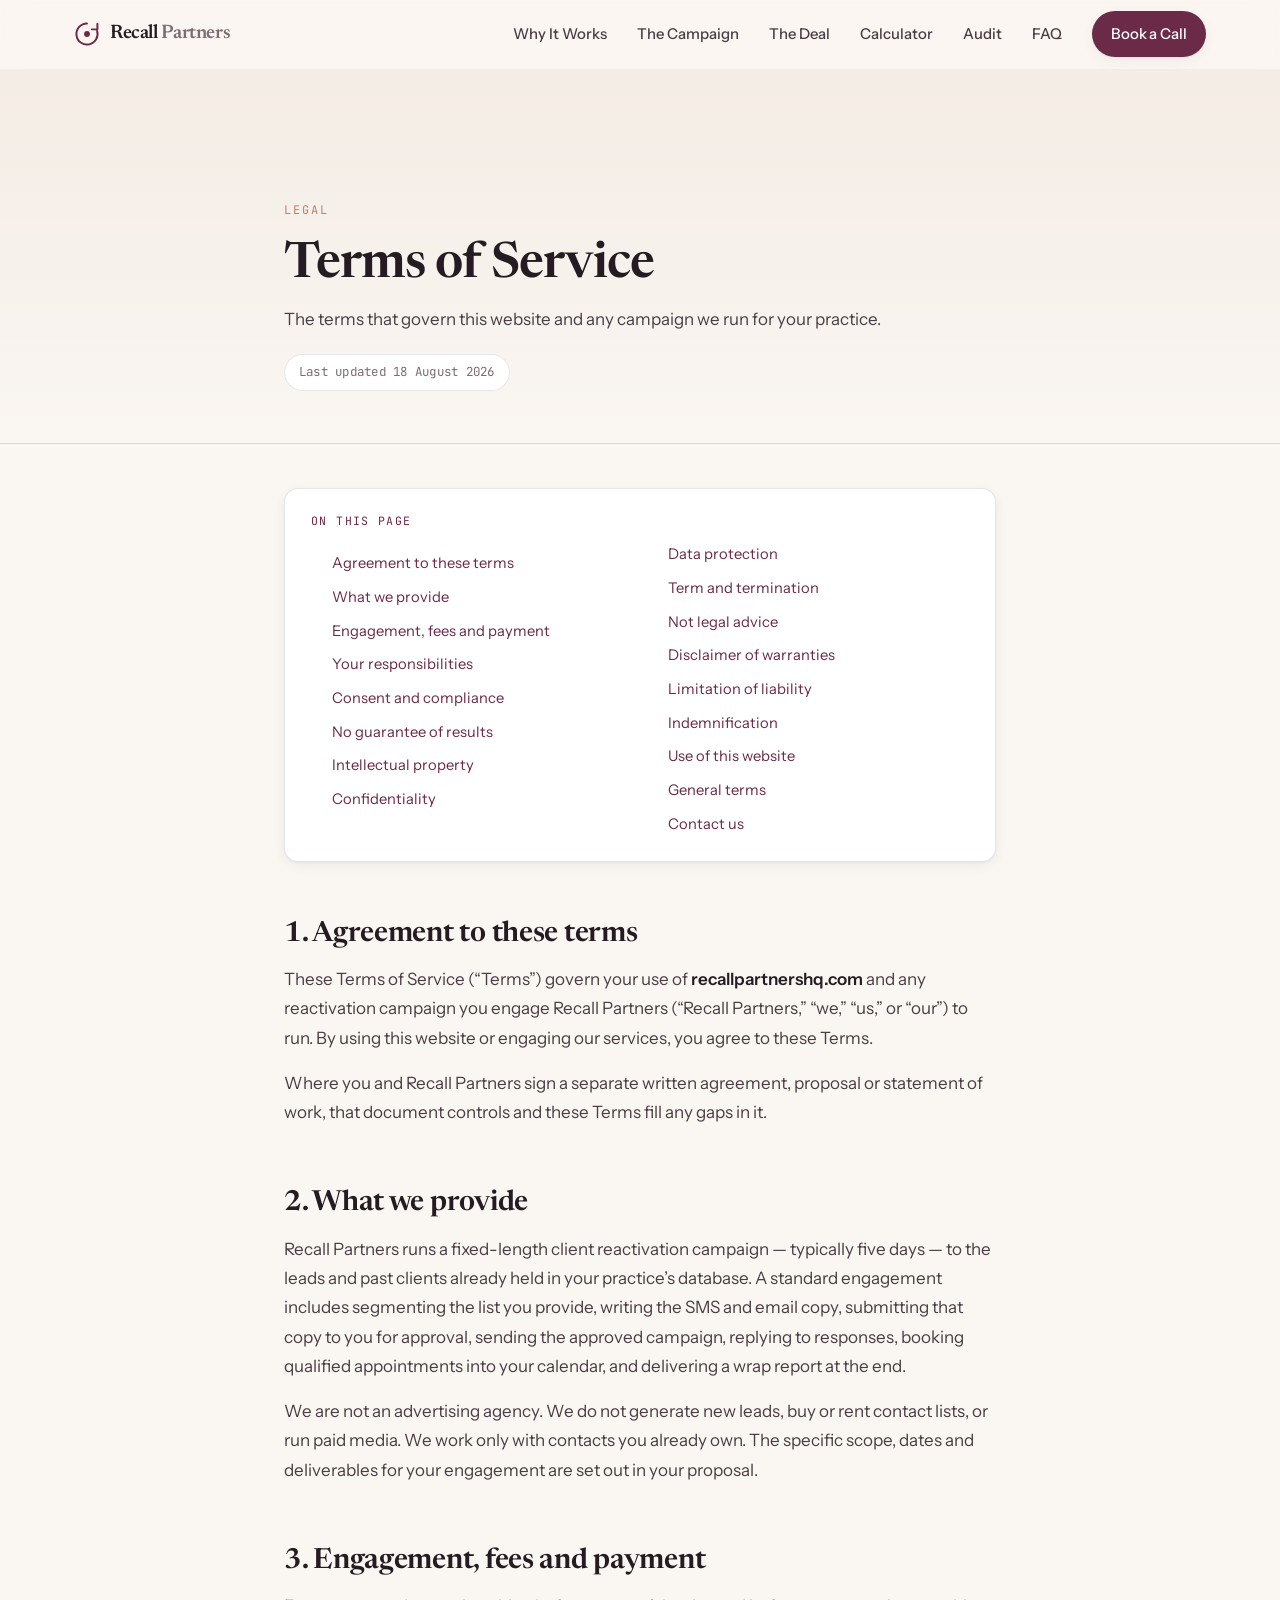
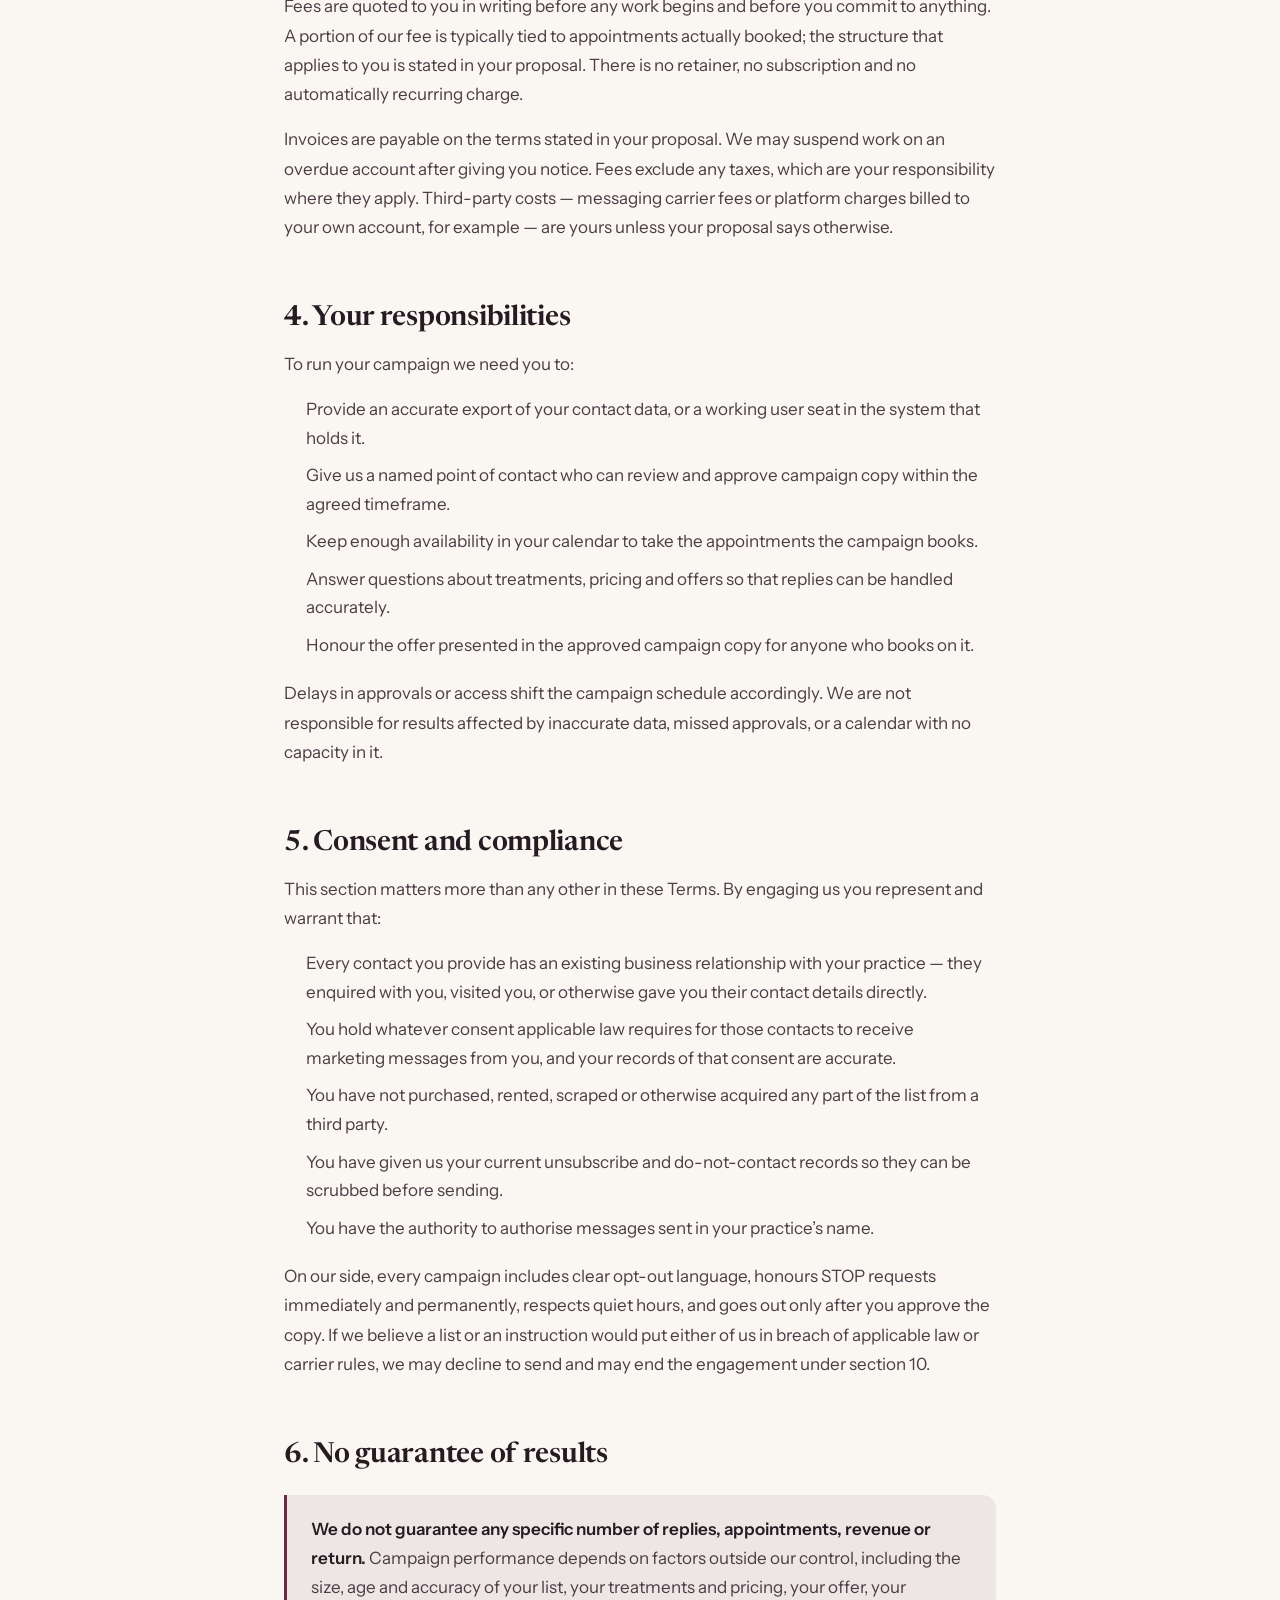
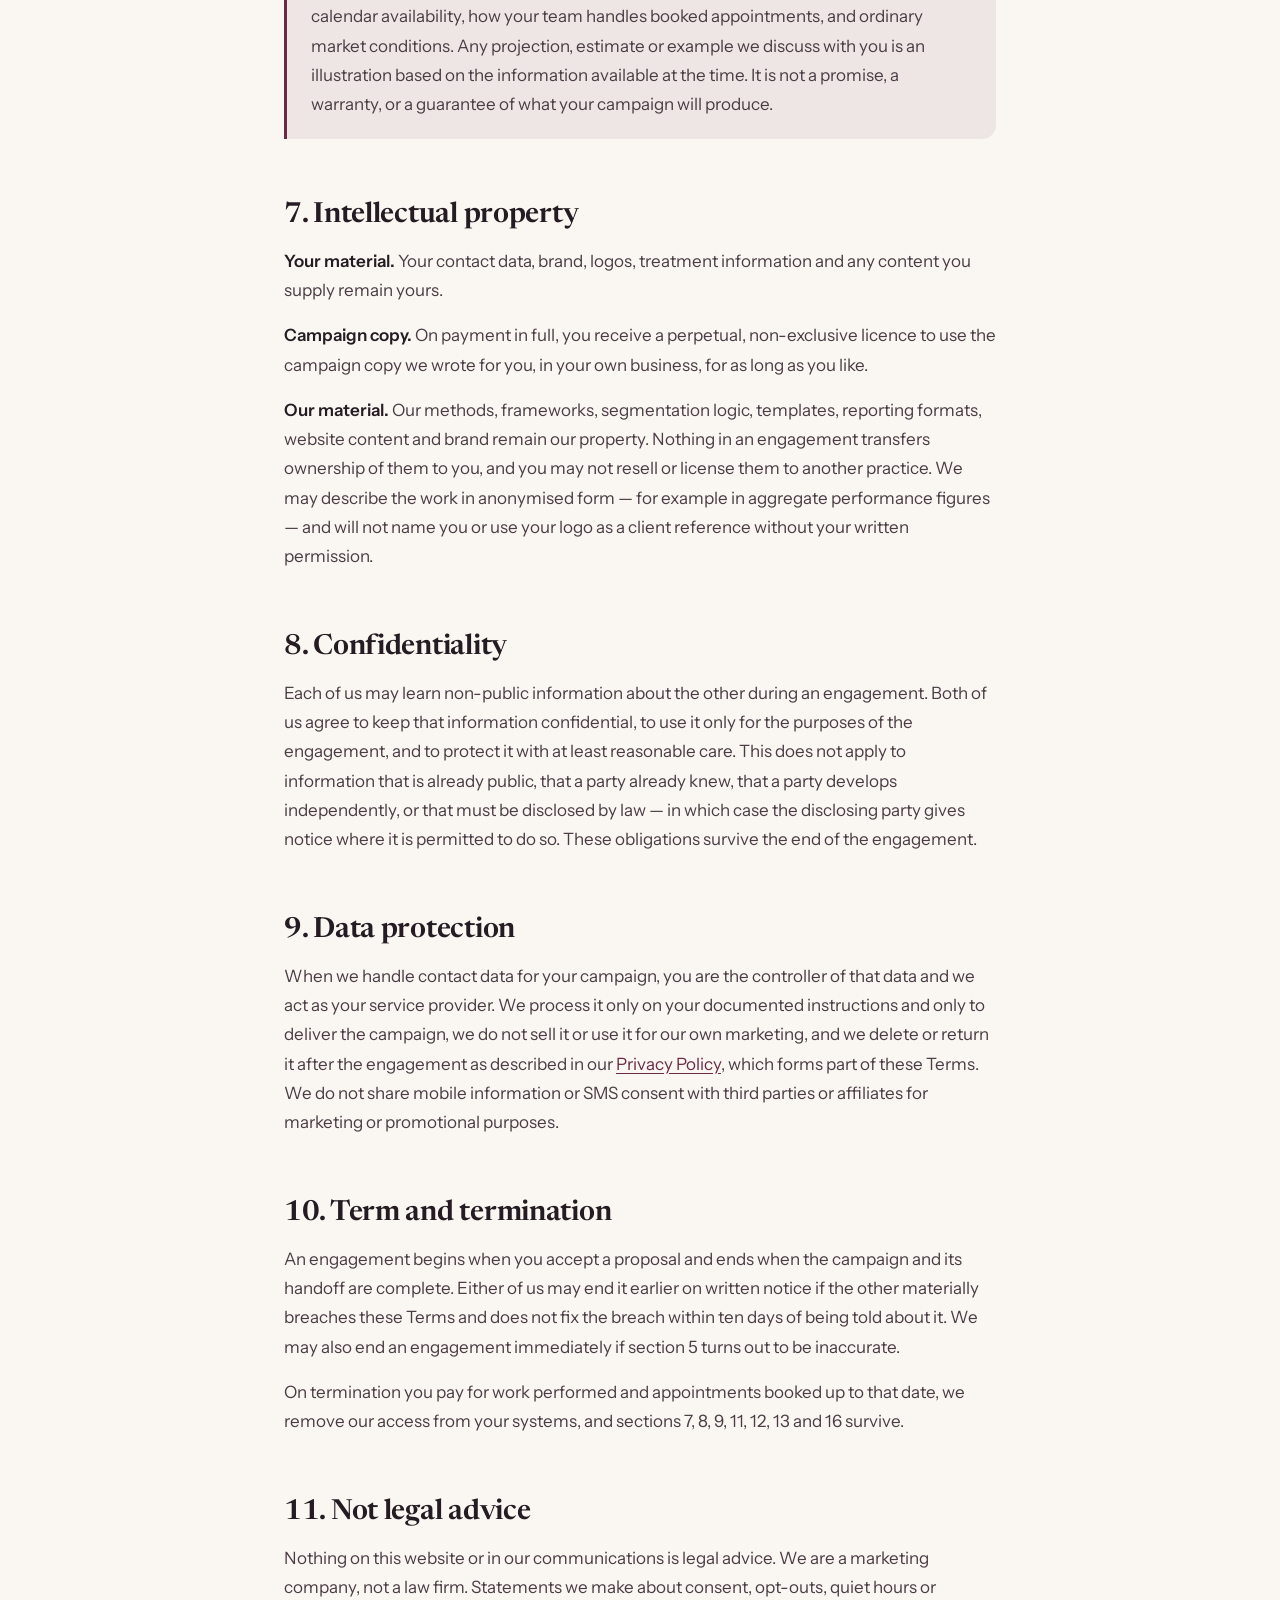
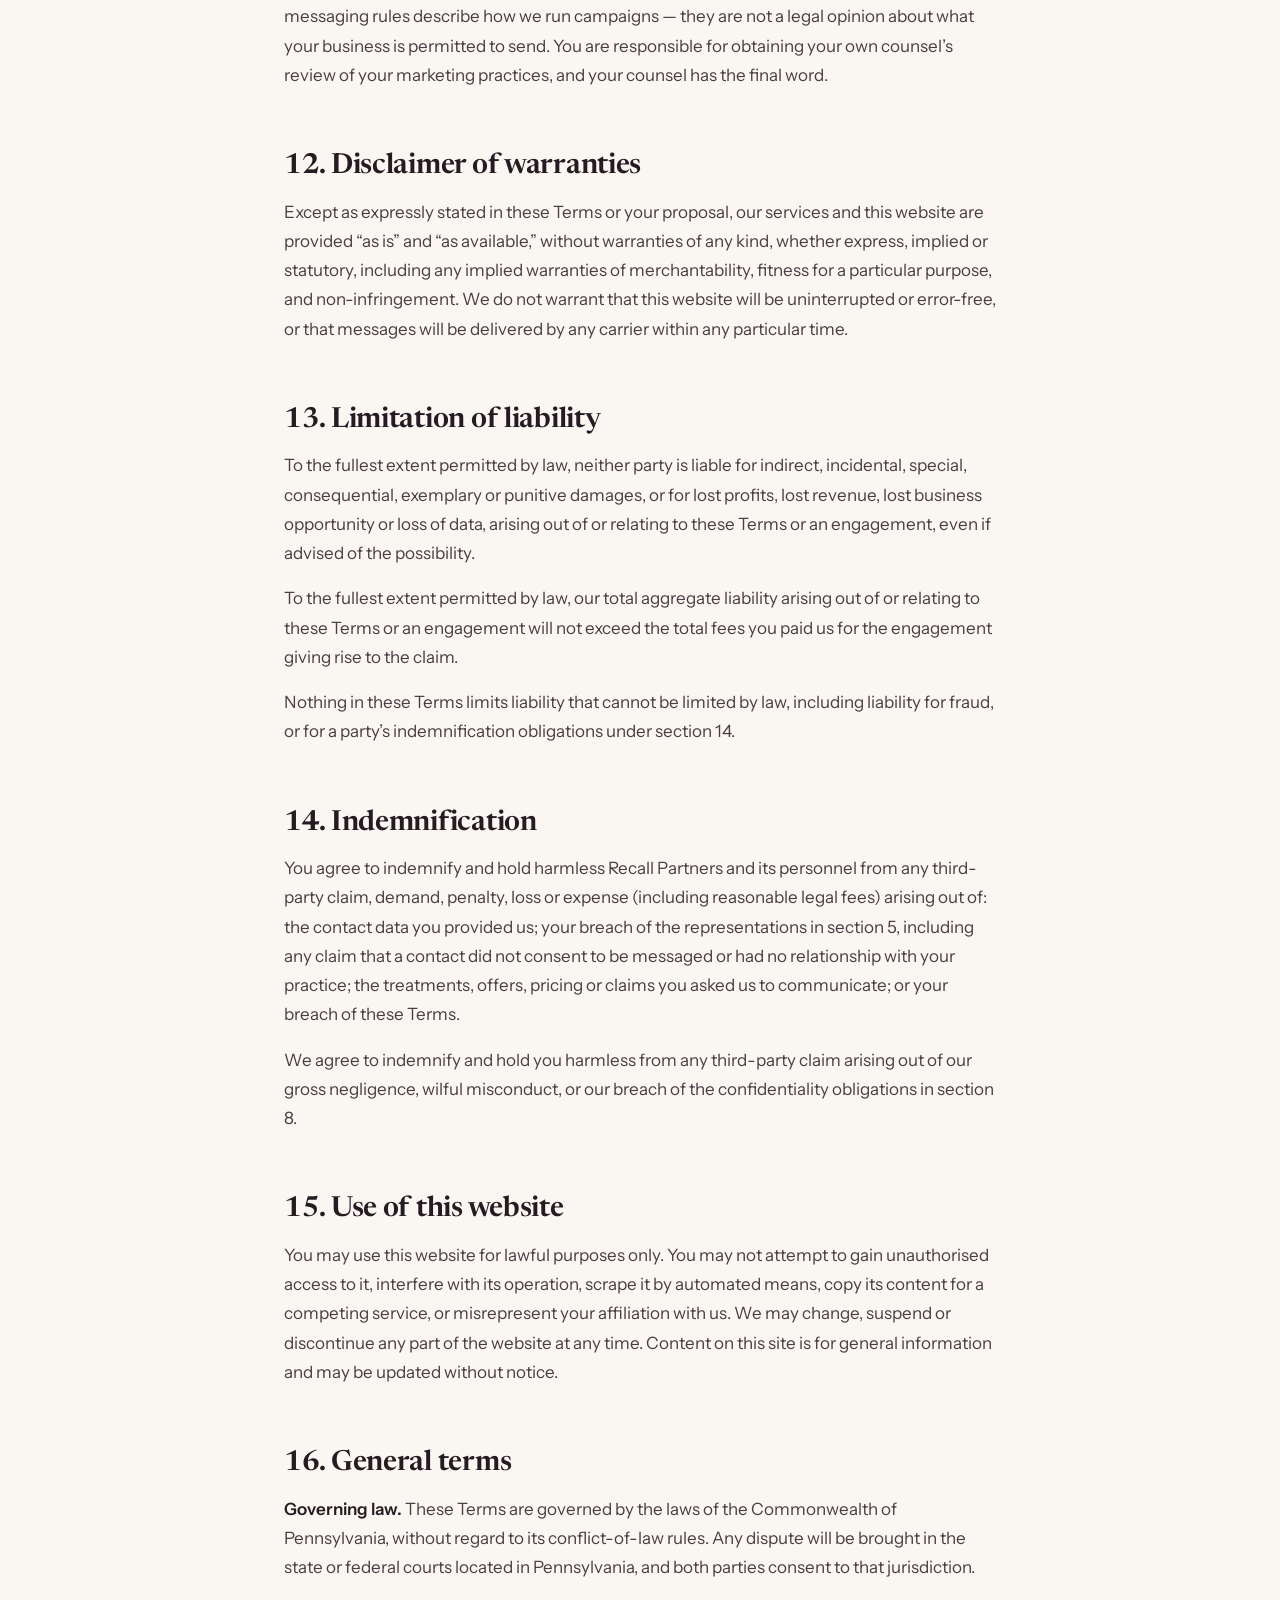
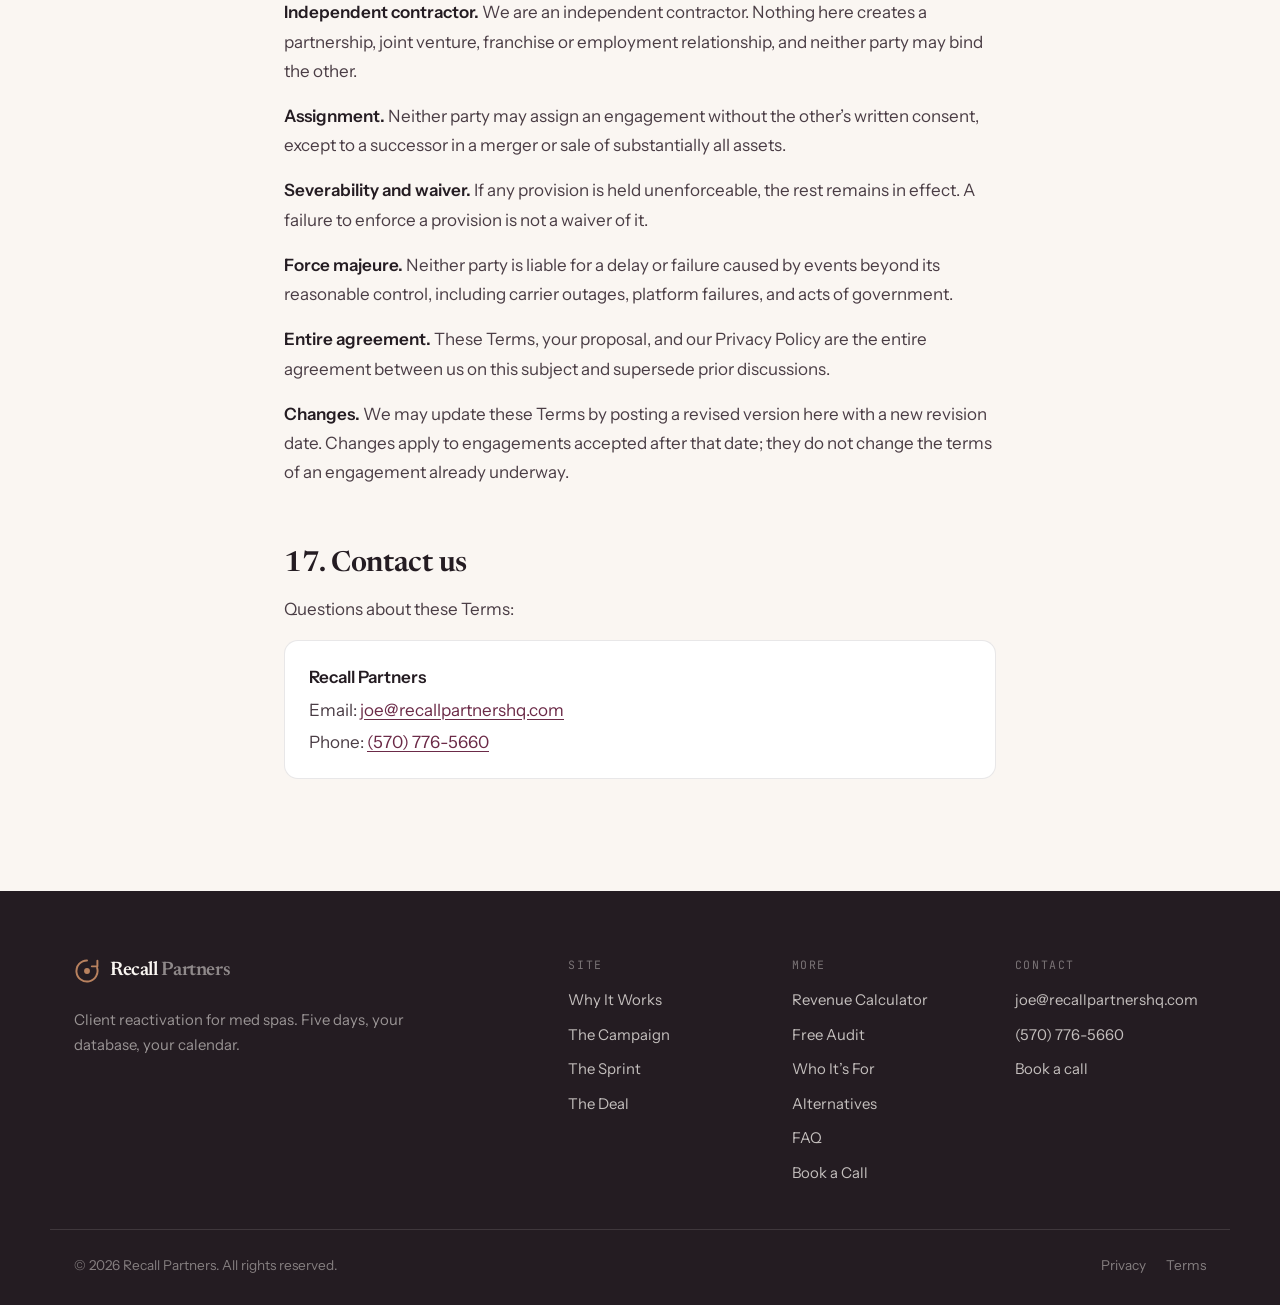
<file: terms.html>
<!DOCTYPE html>
<html lang="en">
<head>
<meta charset="utf-8">
<meta name="viewport" content="width=device-width, initial-scale=1, maximum-scale=5">

<!-- Google tag (gtag.js) — shared config lives in assets/analytics.js -->
<link rel="preconnect" href="https://www.googletagmanager.com">
<script src="assets/analytics.js"></script>
<title>Terms of Service | Recall Partners</title>
<meta name="description" content="The terms that govern use of recallpartnershq.com and any reactivation campaign Recall Partners runs for your practice.">
<meta name="robots" content="index, follow">
<meta name="theme-color" content="#FAF6F2">

<link rel="canonical" href="https://recallpartnershq.com/terms.html">
<meta property="og:type" content="article">
<meta property="og:site_name" content="Recall Partners">
<meta property="og:title" content="Terms of Service | Recall Partners">
<meta property="og:description" content="The terms that govern use of recallpartnershq.com and any reactivation campaign Recall Partners runs for your practice.">
<meta property="og:url" content="https://recallpartnershq.com/terms.html">
<meta property="og:image" content="https://recallpartnershq.com/assets/brand/og-image.png">
<meta name="twitter:card" content="summary_large_image">

<link rel="icon" href="assets/brand/favicon.svg" type="image/svg+xml">
<link rel="icon" href="assets/brand/favicon-32.png" sizes="32x32" type="image/png">
<link rel="apple-touch-icon" href="assets/brand/favicon-180.png">
<link rel="manifest" href="site.webmanifest">

<link rel="preconnect" href="https://app.cal.com">
<link rel="preconnect" href="https://fonts.googleapis.com">
<link rel="preconnect" href="https://fonts.gstatic.com" crossorigin>
<link href="https://fonts.googleapis.com/css2?family=Newsreader:ital,opsz,wght@0,6..72,400..700;1,6..72,400..700&family=Instrument+Sans:wght@400;500;600;700&family=JetBrains+Mono:wght@400;500&display=swap" rel="stylesheet">
<link rel="stylesheet" href="assets/styles.css">
</head>
<body class="legal-page" id="top">

<nav class="nav" id="nav">
  <div class="nav__inner container">
    <a class="brand" href="index.html" aria-label="Recall Partners home">
      <span class="brand__mark" aria-hidden="true">
        <svg viewBox="0 0 32 32" fill="none" xmlns="http://www.w3.org/2000/svg">
          <path d="M16 3a13 13 0 1 0 12.4 9.1" stroke="currentColor" stroke-width="2.4" stroke-linecap="round"/>
          <path d="M28.8 3.4v6.9h-6.9" stroke="currentColor" stroke-width="2.4" stroke-linecap="round" stroke-linejoin="round"/>
          <circle cx="16" cy="16" r="3.6" fill="currentColor"/>
        </svg>
      </span>
      <span class="brand__name">Recall<span class="brand__name-dim">&nbsp;Partners</span></span>
    </a>

    <div class="nav__links" id="navLinks">
      <a href="index.html#mechanism">Why It Works</a>
      <a href="index.html#system">The Campaign</a>
      <a href="index.html#deal">The Deal</a>
      <a href="calculator/">Calculator</a>
      <a href="audit/">Audit</a>
      <a href="index.html#faq">FAQ</a>
      <a class="btn btn--sm btn--primary" href="https://cal.com/recallpartners/reactivation-call" data-cal-link="recallpartners/reactivation-call" data-cal-namespace="reactivation-call" data-cal-config='{"layout":"month_view","useSlotsViewOnSmallScreen":"true"}'>Book a Call</a>
    </div>

    <button class="nav__toggle" id="navToggle" aria-label="Toggle menu" aria-expanded="false" aria-controls="navLinks">
      <span></span><span></span><span></span>
    </button>
  </div>
</nav>

<main>
<header class="legal-hero">
  <div class="container narrow">
    <div class="eyebrow">Legal</div>
    <h1>Terms of Service</h1>
    <p class="lede">The terms that govern this website and any campaign we run for your practice.</p>
    <p class="legal-updated">Last updated 18 August 2026</p>
  </div>
</header>

<section class="section legal-body">
  <div class="container narrow">
    <nav class="legal-toc" aria-label="On this page">
      <div class="legal-toc__title">On this page</div>
      <ol>
        <li><a href="#agreement">Agreement to these terms</a></li>
        <li><a href="#services">What we provide</a></li>
        <li><a href="#engagement">Engagement, fees and payment</a></li>
        <li><a href="#client">Your responsibilities</a></li>
        <li><a href="#compliance">Consent and compliance</a></li>
        <li><a href="#no-guarantee">No guarantee of results</a></li>
        <li><a href="#ip">Intellectual property</a></li>
        <li><a href="#confidentiality">Confidentiality</a></li>
        <li><a href="#data">Data protection</a></li>
        <li><a href="#term">Term and termination</a></li>
        <li><a href="#not-legal-advice">Not legal advice</a></li>
        <li><a href="#warranties">Disclaimer of warranties</a></li>
        <li><a href="#liability">Limitation of liability</a></li>
        <li><a href="#indemnity">Indemnification</a></li>
        <li><a href="#website">Use of this website</a></li>
        <li><a href="#general">General terms</a></li>
        <li><a href="#contact">Contact us</a></li>
      </ol>
    </nav>

    <h2 id="agreement">1. Agreement to these terms</h2>
    <p>
      These Terms of Service (&ldquo;Terms&rdquo;) govern your use of
      <strong>recallpartnershq.com</strong> and any reactivation campaign you engage Recall
      Partners (&ldquo;Recall Partners,&rdquo; &ldquo;we,&rdquo; &ldquo;us,&rdquo; or
      &ldquo;our&rdquo;) to run. By using this website or engaging our services, you agree to
      these Terms.
    </p>
    <p>
      Where you and Recall Partners sign a separate written agreement, proposal or statement of
      work, that document controls and these Terms fill any gaps in it.
    </p>

    <h2 id="services">2. What we provide</h2>
    <p>
      Recall Partners runs a fixed-length client reactivation campaign &mdash; typically five
      days &mdash; to the leads and past clients already held in your practice&rsquo;s database.
      A standard engagement includes segmenting the list you provide, writing the SMS and email
      copy, submitting that copy to you for approval, sending the approved campaign, replying to
      responses, booking qualified appointments into your calendar, and delivering a wrap report
      at the end.
    </p>
    <p>
      We are not an advertising agency. We do not generate new leads, buy or rent contact lists,
      or run paid media. We work only with contacts you already own. The specific scope, dates
      and deliverables for your engagement are set out in your proposal.
    </p>

    <h2 id="engagement">3. Engagement, fees and payment</h2>
    <p>
      Fees are quoted to you in writing before any work begins and before you commit to
      anything. A portion of our fee is typically tied to appointments actually booked; the
      structure that applies to you is stated in your proposal. There is no retainer, no
      subscription and no automatically recurring charge.
    </p>
    <p>
      Invoices are payable on the terms stated in your proposal. We may suspend work on an
      overdue account after giving you notice. Fees exclude any taxes, which are your
      responsibility where they apply. Third-party costs &mdash; messaging carrier fees or
      platform charges billed to your own account, for example &mdash; are yours unless your
      proposal says otherwise.
    </p>

    <h2 id="client">4. Your responsibilities</h2>
    <p>To run your campaign we need you to:</p>
    <ul>
      <li>Provide an accurate export of your contact data, or a working user seat in the system that holds it.</li>
      <li>Give us a named point of contact who can review and approve campaign copy within the agreed timeframe.</li>
      <li>Keep enough availability in your calendar to take the appointments the campaign books.</li>
      <li>Answer questions about treatments, pricing and offers so that replies can be handled accurately.</li>
      <li>Honour the offer presented in the approved campaign copy for anyone who books on it.</li>
    </ul>
    <p>
      Delays in approvals or access shift the campaign schedule accordingly. We are not
      responsible for results affected by inaccurate data, missed approvals, or a calendar with
      no capacity in it.
    </p>

    <h2 id="compliance">5. Consent and compliance</h2>
    <p>
      This section matters more than any other in these Terms. By engaging us you represent and
      warrant that:
    </p>
    <ul>
      <li>Every contact you provide has an existing business relationship with your practice &mdash; they enquired with you, visited you, or otherwise gave you their contact details directly.</li>
      <li>You hold whatever consent applicable law requires for those contacts to receive marketing messages from you, and your records of that consent are accurate.</li>
      <li>You have not purchased, rented, scraped or otherwise acquired any part of the list from a third party.</li>
      <li>You have given us your current unsubscribe and do-not-contact records so they can be scrubbed before sending.</li>
      <li>You have the authority to authorise messages sent in your practice&rsquo;s name.</li>
    </ul>
    <p>
      On our side, every campaign includes clear opt-out language, honours STOP requests
      immediately and permanently, respects quiet hours, and goes out only after you approve the
      copy. If we believe a list or an instruction would put either of us in breach of
      applicable law or carrier rules, we may decline to send and may end the engagement under
      section 10.
    </p>

    <h2 id="no-guarantee">6. No guarantee of results</h2>
    <p class="legal-callout">
      <strong>We do not guarantee any specific number of replies, appointments, revenue or
      return.</strong> Campaign performance depends on factors outside our control, including
      the size, age and accuracy of your list, your treatments and pricing, your offer, your
      calendar availability, how your team handles booked appointments, and ordinary market
      conditions. Any projection, estimate or example we discuss with you is an illustration
      based on the information available at the time. It is not a promise, a warranty, or a
      guarantee of what your campaign will produce.
    </p>

    <h2 id="ip">7. Intellectual property</h2>
    <p>
      <strong>Your material.</strong> Your contact data, brand, logos, treatment information and
      any content you supply remain yours.
    </p>
    <p>
      <strong>Campaign copy.</strong> On payment in full, you receive a perpetual,
      non-exclusive licence to use the campaign copy we wrote for you, in your own business, for
      as long as you like.
    </p>
    <p>
      <strong>Our material.</strong> Our methods, frameworks, segmentation logic, templates,
      reporting formats, website content and brand remain our property. Nothing in an engagement
      transfers ownership of them to you, and you may not resell or license them to another
      practice. We may describe the work in anonymised form &mdash; for example in aggregate
      performance figures &mdash; and will not name you or use your logo as a client reference
      without your written permission.
    </p>

    <h2 id="confidentiality">8. Confidentiality</h2>
    <p>
      Each of us may learn non-public information about the other during an engagement. Both of
      us agree to keep that information confidential, to use it only for the purposes of the
      engagement, and to protect it with at least reasonable care. This does not apply to
      information that is already public, that a party already knew, that a party develops
      independently, or that must be disclosed by law &mdash; in which case the disclosing party
      gives notice where it is permitted to do so. These obligations survive the end of the
      engagement.
    </p>

    <h2 id="data">9. Data protection</h2>
    <p>
      When we handle contact data for your campaign, you are the controller of that data and we
      act as your service provider. We process it only on your documented instructions and only
      to deliver the campaign, we do not sell it or use it for our own marketing, and we delete
      or return it after the engagement as described in our
      <a href="privacy.html">Privacy Policy</a>, which forms part of these Terms. We do not
      share mobile information or SMS consent with third parties or affiliates for marketing or
      promotional purposes.
    </p>

    <h2 id="term">10. Term and termination</h2>
    <p>
      An engagement begins when you accept a proposal and ends when the campaign and its handoff
      are complete. Either of us may end it earlier on written notice if the other materially
      breaches these Terms and does not fix the breach within ten days of being told about it.
      We may also end an engagement immediately if section 5 turns out to be inaccurate.
    </p>
    <p>
      On termination you pay for work performed and appointments booked up to that date, we
      remove our access from your systems, and sections 7, 8, 9, 11, 12, 13 and 16 survive.
    </p>

    <h2 id="not-legal-advice">11. Not legal advice</h2>
    <p>
      Nothing on this website or in our communications is legal advice. We are a marketing
      company, not a law firm. Statements we make about consent, opt-outs, quiet hours or
      messaging rules describe how we run campaigns &mdash; they are not a legal opinion about
      what your business is permitted to send. You are responsible for obtaining your own
      counsel&rsquo;s review of your marketing practices, and your counsel has the final word.
    </p>

    <h2 id="warranties">12. Disclaimer of warranties</h2>
    <p>
      Except as expressly stated in these Terms or your proposal, our services and this website
      are provided &ldquo;as is&rdquo; and &ldquo;as available,&rdquo; without warranties of any
      kind, whether express, implied or statutory, including any implied warranties of
      merchantability, fitness for a particular purpose, and non-infringement. We do not warrant
      that this website will be uninterrupted or error-free, or that messages will be delivered
      by any carrier within any particular time.
    </p>

    <h2 id="liability">13. Limitation of liability</h2>
    <p>
      To the fullest extent permitted by law, neither party is liable for indirect, incidental,
      special, consequential, exemplary or punitive damages, or for lost profits, lost revenue,
      lost business opportunity or loss of data, arising out of or relating to these Terms or an
      engagement, even if advised of the possibility.
    </p>
    <p>
      To the fullest extent permitted by law, our total aggregate liability arising out of or
      relating to these Terms or an engagement will not exceed the total fees you paid us for
      the engagement giving rise to the claim.
    </p>
    <p>
      Nothing in these Terms limits liability that cannot be limited by law, including liability
      for fraud, or for a party&rsquo;s indemnification obligations under section 14.
    </p>

    <h2 id="indemnity">14. Indemnification</h2>
    <p>
      You agree to indemnify and hold harmless Recall Partners and its personnel from any
      third-party claim, demand, penalty, loss or expense (including reasonable legal fees)
      arising out of: the contact data you provided us; your breach of the representations in
      section 5, including any claim that a contact did not consent to be messaged or had no
      relationship with your practice; the treatments, offers, pricing or claims you asked us to
      communicate; or your breach of these Terms.
    </p>
    <p>
      We agree to indemnify and hold you harmless from any third-party claim arising out of our
      gross negligence, wilful misconduct, or our breach of the confidentiality obligations in
      section 8.
    </p>

    <h2 id="website">15. Use of this website</h2>
    <p>
      You may use this website for lawful purposes only. You may not attempt to gain
      unauthorised access to it, interfere with its operation, scrape it by automated means,
      copy its content for a competing service, or misrepresent your affiliation with us. We may
      change, suspend or discontinue any part of the website at any time. Content on this site
      is for general information and may be updated without notice.
    </p>

    <h2 id="general">16. General terms</h2>
    <p>
      <strong>Governing law.</strong> These Terms are governed by the laws of the Commonwealth of
      Pennsylvania, without regard to its conflict-of-law rules. Any dispute will be brought in
      the state or federal courts located in Pennsylvania, and both parties consent to that
      jurisdiction.
    </p>
    <p>
      <strong>Independent contractor.</strong> We are an independent contractor. Nothing here
      creates a partnership, joint venture, franchise or employment relationship, and neither
      party may bind the other.
    </p>
    <p>
      <strong>Assignment.</strong> Neither party may assign an engagement without the
      other&rsquo;s written consent, except to a successor in a merger or sale of substantially
      all assets.
    </p>
    <p>
      <strong>Severability and waiver.</strong> If any provision is held unenforceable, the rest
      remains in effect. A failure to enforce a provision is not a waiver of it.
    </p>
    <p>
      <strong>Force majeure.</strong> Neither party is liable for a delay or failure caused by
      events beyond its reasonable control, including carrier outages, platform failures, and
      acts of government.
    </p>
    <p>
      <strong>Entire agreement.</strong> These Terms, your proposal, and our Privacy Policy are
      the entire agreement between us on this subject and supersede prior discussions.
    </p>
    <p>
      <strong>Changes.</strong> We may update these Terms by posting a revised version here with
      a new revision date. Changes apply to engagements accepted after that date; they do not
      change the terms of an engagement already underway.
    </p>

    <h2 id="contact">17. Contact us</h2>
    <p>Questions about these Terms:</p>
    <p class="legal-contact">
      <strong>Recall Partners</strong><br>
      Email: <a href="mailto:joe@recallpartnershq.com">joe@recallpartnershq.com</a><br>
      Phone: <a href="tel:+15707765660">(570) 776-5660</a>
    </p>
  </div>
</section>
</main>

<footer class="footer">
  <div class="container footer__inner">
    <div class="footer__brand">
      <a class="brand" href="index.html" aria-label="Recall Partners home">
        <span class="brand__mark" aria-hidden="true">
          <svg viewBox="0 0 32 32" fill="none" xmlns="http://www.w3.org/2000/svg">
            <path d="M16 3a13 13 0 1 0 12.4 9.1" stroke="currentColor" stroke-width="2.4" stroke-linecap="round"/>
            <path d="M28.8 3.4v6.9h-6.9" stroke="currentColor" stroke-width="2.4" stroke-linecap="round" stroke-linejoin="round"/>
            <circle cx="16" cy="16" r="3.6" fill="currentColor"/>
          </svg>
      </span>
        <span class="brand__name">Recall<span class="brand__name-dim">&nbsp;Partners</span></span>
      </a>
      <p>Client reactivation for med spas. Five days, your database, your calendar.</p>
    </div>

    <nav class="footer__links" aria-label="Footer">
      <div>
        <div class="footer__col-title">Site</div>
        <a href="index.html#mechanism">Why It Works</a>
        <a href="index.html#system">The Campaign</a>
        <a href="index.html#sprint">The Sprint</a>
        <a href="index.html#deal">The Deal</a>
      </div>
      <div>
        <div class="footer__col-title">More</div>
        <a href="calculator/">Revenue Calculator</a>
        <a href="audit/">Free Audit</a>
        <a href="index.html#fit">Who It&rsquo;s For</a>
        <a href="index.html#compare">Alternatives</a>
        <a href="index.html#faq">FAQ</a>
        <a href="https://cal.com/recallpartners/reactivation-call" data-cal-link="recallpartners/reactivation-call" data-cal-namespace="reactivation-call" data-cal-config='{"layout":"month_view","useSlotsViewOnSmallScreen":"true"}'>Book a Call</a>
      </div>
      <div>
        <div class="footer__col-title">Contact</div>
        <a href="mailto:joe@recallpartnershq.com">joe@recallpartnershq.com</a>
        <a href="tel:+15707765660">(570) 776-5660</a>
        <a href="https://cal.com/recallpartners/reactivation-call" data-cal-link="recallpartners/reactivation-call" data-cal-namespace="reactivation-call" data-cal-config='{"layout":"month_view","useSlotsViewOnSmallScreen":"true"}'>Book a call</a>
      </div>
    </nav>
  </div>

  <div class="container footer__bottom">
    <span>&copy; <span id="year">2026</span> Recall Partners. All rights reserved.</span>
    <span class="footer__legal">
      <a href="privacy.html">Privacy</a>
      <a href="terms.html">Terms</a>
    </span>
  </div>
</footer>

<script src="assets/script.js"></script>
<script type="text/javascript">
(function (C, A, L) { let p = function (a, ar) { a.q.push(ar); }; let d = C.document; C.Cal = C.Cal || function () { let cal = C.Cal; let ar = arguments; if (!cal.loaded) { cal.ns = {}; cal.q = cal.q || []; d.head.appendChild(d.createElement("script")).src = A; cal.loaded = true; } if (ar[0] === L) { const api = function () { p(api, arguments); }; const namespace = ar[1]; api.q = api.q || []; if(typeof namespace === "string"){cal.ns[namespace] = cal.ns[namespace] || api;p(cal.ns[namespace], ar);p(cal, ["initNamespace", namespace]);} else p(cal, ar); return;} p(cal, ar); }; })(window, "https://app.cal.com/embed/embed.js", "init");
Cal("init", "reactivation-call", {origin:"https://app.cal.com"});
Cal.ns["reactivation-call"]("ui", { "hideEventTypeDetails": false, "layout": "month_view", "theme": "light", "cssVarsPerTheme": { "light": { "cal-brand": "#6B2A47" } } });
</script>
</body>
</html>
</file>
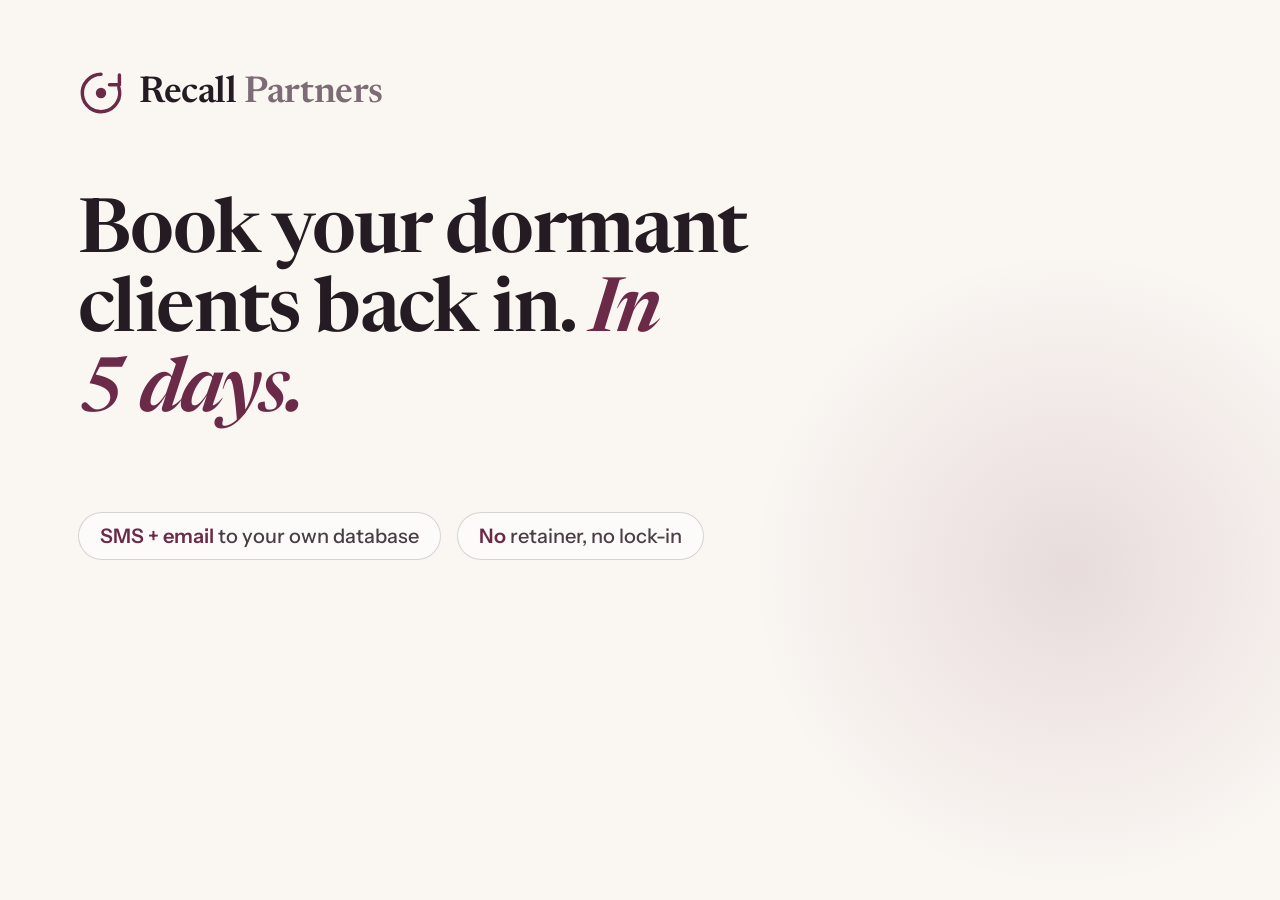
<file: tools/og-card.html>
<!DOCTYPE html><html><head><meta charset="utf-8">
<link rel="preconnect" href="https://fonts.googleapis.com">
<link rel="preconnect" href="https://fonts.gstatic.com" crossorigin>
<link href="https://fonts.googleapis.com/css2?family=Newsreader:opsz,wght@6..72,400..700&family=Instrument+Sans:wght@400;500;600&display=swap" rel="stylesheet">
<style>
  *{margin:0;padding:0;box-sizing:border-box}
  html,body{width:1200px;height:630px}
  body{
    background:#FAF6F2;
    font-family:"Instrument Sans",-apple-system,Helvetica,Arial,sans-serif;
    color:#241C22;
    padding:70px 78px;
    display:flex;flex-direction:column;justify-content:space-between;
    position:relative;overflow:hidden;
  }
  /* soft plum bloom, bottom-right */
  body::after{
    content:"";position:absolute;right:-190px;bottom:-260px;
    width:640px;height:640px;border-radius:50%;
    background:radial-gradient(circle,rgba(107,42,71,.13) 0%,rgba(107,42,71,0) 70%);
  }
  .row{display:flex;align-items:center;gap:15px;position:relative;z-index:1}
  .mark{width:46px;height:46px;color:#6B2A47;flex:none}
  .wordmark{font-family:"Newsreader",Georgia,serif;font-weight:600;font-size:37px;letter-spacing:-.4px}
  .wordmark .dim{color:#7C6C76}
  h1{
    font-family:"Newsreader",Georgia,serif;font-weight:600;
    font-size:75px;line-height:1.06;letter-spacing:-1.6px;
    max-width:15.5ch;position:relative;z-index:1;
  }
  h1 em{font-style:italic;color:#6B2A47}
  .foot{display:flex;align-items:center;gap:16px;position:relative;z-index:1}
  .pill{
    font-size:20px;font-weight:500;color:#4A3D45;
    border:1px solid rgba(36,28,34,.18);border-radius:100px;padding:11px 21px;
    background:rgba(255,255,255,.6);
  }
  .pill b{color:#6B2A47;font-weight:600}
</style></head><body>

  <div class="row">
    <svg class="mark" viewBox="0 0 32 32" fill="none">
      <path d="M16 3a13 13 0 1 0 12.4 9.1" stroke="currentColor" stroke-width="2.4" stroke-linecap="round"/>
      <path d="M28.8 3.4v6.9h-6.9" stroke="currentColor" stroke-width="2.4" stroke-linecap="round" stroke-linejoin="round"/>
      <circle cx="16" cy="16" r="3.6" fill="currentColor"/>
    </svg>
    <div class="wordmark">Recall<span class="dim">&nbsp;Partners</span></div>
  </div>

  <h1>Book your dormant clients back in. <em>In 5&nbsp;days.</em></h1>

  <div class="foot">
    <span class="pill"><b>SMS + email</b> to your own database</span>
    <span class="pill"><b>No</b> retainer, no lock-in</span>
  </div>

</body></html>
</file>
<file: assets/styles.css>
/* ============================================================
   Recall Partners — stylesheet
   Structure/layout modeled on eaglerev.io, rebuilt from scratch
   as plain HTML + CSS (no framework, no build step).
   ============================================================ */

/* ---------- Design tokens ---------- */
:root {
  /* Palette — warm med-spa premium */
  --cream:        #FAF6F2;
  --cream-2:      #F4ECE5;
  --surface:      #FFFFFF;

  --ink:          #241C22;
  --ink-2:        #4A3D45;
  --muted:        #7C6C76;

  --plum:         #6B2A47;
  --plum-deep:    #4A1B31;
  --plum-soft:    rgba(107, 42, 71, .08);

  --rose:         #B9825F;
  --rose-soft:    #EBD6C6;

  --line:         rgba(36, 28, 34, .10);
  --line-strong:  rgba(36, 28, 34, .18);

  /* Type */
  --font-serif: "Newsreader", Georgia, "Times New Roman", serif;
  --font-sans:  "Instrument Sans", -apple-system, BlinkMacSystemFont, "Segoe UI", Roboto, Helvetica, Arial, sans-serif;
  --font-mono:  "JetBrains Mono", ui-monospace, SFMono-Regular, Menlo, Consolas, monospace;

  /* Layout */
  --wrap: 1180px;
  --wrap-narrow: 760px;
  --radius: 14px;
  --radius-lg: 20px;

  --shadow-sm: 0 1px 2px rgba(36, 28, 34, .05), 0 4px 14px rgba(36, 28, 34, .05);
  --shadow-md: 0 2px 4px rgba(36, 28, 34, .05), 0 16px 40px rgba(36, 28, 34, .08);

  /* Cal.com booking modal backdrop fill. Cal's page is transparent
     below its content, so the modal box paints this behind it and the
     calendar sits on one continuous panel. Matches Cal's own base
     background token: dark is hsla(0,0%,6%,1), light is #fff. Switch
     this if you change the event's theme in Cal. */
  --cal-modal-bg: hsla(0, 0%, 6%, 1);

  /* Modal geometry. Shared by the shadow-root rules in index.html and
     the iframe rule below -- custom properties inherit through the
     shadow boundary, so these are the single source of truth for both
     sides and can't drift apart. The iframe is inset on all four sides
     by the padding, which reads as breathing room since it's the same
     colour. Width resolves against the padded content box, so only the
     height needs the calc -- percentage heights don't resolve for a
     slotted element the way percentage widths do. */
  --cal-modal-h: 82vh;
  --cal-modal-max-h: 880px;
  --cal-modal-pad: 22px;
}

@media (max-width: 768px) {
  :root { --cal-modal-h: 88vh; --cal-modal-pad: 14px; }
}

/* ---------- Reset ---------- */
*, *::before, *::after { box-sizing: border-box; }
html { -webkit-text-size-adjust: 100%; scroll-behavior: smooth; scroll-padding-top: 84px; }
body {
  margin: 0;
  background: var(--cream);
  color: var(--ink);
  font-family: var(--font-sans);
  font-size: 17px;
  line-height: 1.65;
  -webkit-font-smoothing: antialiased;
  text-rendering: optimizeLegibility;
}
img, svg { max-width: 100%; display: block; }
a { color: inherit; }
button { font: inherit; color: inherit; }
h1, h2, h3, h4 { margin: 0; font-weight: 400; }
p { margin: 0 0 1em; }
ul, ol { margin: 0; padding: 0; list-style: none; }

.sr-only {
  position: absolute; width: 1px; height: 1px; padding: 0; margin: -1px;
  overflow: hidden; clip: rect(0,0,0,0); white-space: nowrap; border: 0;
}

/* ---------- Layout primitives ---------- */
.container { width: 100%; max-width: var(--wrap); margin-inline: auto; padding-inline: 24px; }
.container.narrow, .narrow { max-width: var(--wrap-narrow); }

.section { padding: 96px 0; }
.section--alt { background: var(--cream-2); }
.mt-xl { margin-top: 72px; }

.section__head { margin-bottom: 48px; text-align: center; }
.section__head.narrow { margin-inline: auto; }
.section__head .lede { margin-inline: auto; }

.grid { display: grid; gap: 20px; }
.grid--2 { grid-template-columns: repeat(2, minmax(0, 1fr)); }
.grid--3 { grid-template-columns: repeat(3, minmax(0, 1fr)); }
.grid--4 { grid-template-columns: repeat(4, minmax(0, 1fr)); }
.gap-lg { gap: 28px; }

/* ---------- Typography ---------- */
h1, h2, h3, .h2-sm, .h3-lead {
  font-family: var(--font-serif);
  /* Newsreader is variable on opsz -- set it near the rendered size so
     display headings get the tighter, higher-contrast cut. */
  font-variation-settings: "opsz" 60;
  font-weight: 600;
  letter-spacing: -0.015em;
  line-height: 1.12;
}
h2 { font-size: clamp(2rem, 3.6vw, 2.9rem); margin-bottom: .5em; }
.h2-sm { font-size: clamp(1.6rem, 2.4vw, 2rem); margin: 0 0 1em; }
.h3-lead { font-size: clamp(1.4rem, 2.2vw, 1.8rem); margin-bottom: .5em; }

.eyebrow {
  font-family: var(--font-mono);
  font-size: .74rem;
  letter-spacing: .16em;
  text-transform: uppercase;
  color: var(--rose);
  margin-bottom: 18px;
}

.lede { font-size: 1.06rem; color: var(--ink-2); max-width: 68ch; }
.lede.strong { color: var(--ink); font-weight: 600; }
.accent-serif { color: var(--plum); font-style: italic; }

.section__kicker {
  margin: 44px auto 0;
  font-size: 1.05rem;
  color: var(--ink-2);
  max-width: 68ch;
  text-align: center;
}
.section__kicker a { color: var(--plum); text-decoration: underline; text-underline-offset: 3px; }
.section__note {
  margin: 28px auto 56px;
  max-width: 62ch;
  text-align: center;
  color: var(--muted);
  font-size: .97rem;
}

/* ---------- Buttons ---------- */
.btn {
  display: inline-flex; align-items: center; justify-content: center;
  gap: .5em;
  padding: 14px 26px;
  border: 1px solid transparent;
  border-radius: 999px;
  font-weight: 600;
  font-size: .96rem;
  letter-spacing: -0.005em;
  text-decoration: none;
  cursor: pointer;
  transition: transform .18s ease, box-shadow .18s ease, background-color .18s ease;
}
.btn--primary { background: var(--plum); color: #fff; box-shadow: var(--shadow-sm); }
.btn--primary:hover { background: var(--plum-deep); transform: translateY(-1px); box-shadow: var(--shadow-md); }
.btn--lg { padding: 17px 34px; font-size: 1.02rem; }
.btn--sm { padding: 10px 18px; font-size: .88rem; }

/* ---------- Nav ---------- */
.nav {
  position: sticky; top: 0; z-index: 60;
  background: rgba(250, 246, 242, .82);
  backdrop-filter: saturate(180%) blur(14px);
  -webkit-backdrop-filter: saturate(180%) blur(14px);
  border-bottom: 1px solid transparent;
  transition: border-color .2s ease, background-color .2s ease;
}
.nav.is-stuck { border-bottom-color: var(--line); }
.nav__inner { display: flex; align-items: center; justify-content: space-between; height: 68px; }

.brand { display: inline-flex; align-items: center; gap: 10px; text-decoration: none; }
.brand__mark { width: 26px; height: 26px; color: var(--plum); flex: none; }
.brand__name {
  font-family: var(--font-serif);
  font-variation-settings: "opsz" 24;
  font-weight: 600;
  font-size: 1.22rem;
  letter-spacing: -0.02em;
}
.brand__name-dim { color: var(--muted); }

.nav__links { display: flex; align-items: center; gap: 30px; }
.nav__links a {
  text-decoration: none;
  font-size: .93rem;
  font-weight: 500;
  color: var(--ink-2);
  transition: color .16s ease;
}
.nav__links a:hover { color: var(--plum); }
.nav__links a.btn { color: #fff; }

.nav__toggle {
  display: none;
  width: 40px; height: 40px;
  background: none; border: 1px solid var(--line); border-radius: 10px;
  cursor: pointer;
  padding: 10px 9px;
}
.nav__toggle span { display: block; height: 2px; background: var(--ink); border-radius: 2px; margin: 3px 0; transition: transform .2s ease, opacity .2s ease; }
.nav__toggle[aria-expanded="true"] span:nth-child(1) { transform: translateY(5px) rotate(45deg); }
.nav__toggle[aria-expanded="true"] span:nth-child(2) { opacity: 0; }
.nav__toggle[aria-expanded="true"] span:nth-child(3) { transform: translateY(-5px) rotate(-45deg); }

/* ---------- Hero ---------- */
.hero { position: relative; padding: 96px 0 72px; overflow: hidden; }
.hero__glow {
  position: absolute; inset: -20% -10% auto -10%; height: 620px;
  background:
    radial-gradient(60% 55% at 22% 12%, rgba(107,42,71,.10), transparent 70%),
    radial-gradient(50% 50% at 82% 6%, rgba(185,130,95,.14), transparent 70%);
  pointer-events: none;
}
.hero__inner { position: relative; max-width: 980px; margin-inline: auto; text-align: center; }
.hero__title {
  font-size: clamp(2.5rem, 5.6vw, 4.1rem);
  line-height: 1.06;
  margin: 0 auto 28px;
  max-width: 20ch;
}
.hero__sub {
  font-size: 1.14rem; color: var(--ink-2);
  max-width: 60ch; margin: 0 auto 36px;
}

/* Qualifier under the headline -- deliberately quieter than the sub so it
   reads as a footnote to the number, not as a second sales line. */
.hero__qualifier {
  max-width: 58ch;
  margin: -14px auto 30px;
  padding-top: 14px;
  border-top: 1px solid var(--line);
  font-size: .95rem;
  color: var(--muted);
}
.hero__qualifier b { color: var(--ink-2); font-weight: 600; }

.hero__cta {
  display: flex; flex-wrap: wrap; align-items: center; justify-content: center;
  gap: 14px 20px; margin-bottom: 42px;
}
.hero__cta-note {
  flex-basis: 100%;
  font-family: var(--font-mono); font-size: .78rem;
  color: var(--muted); letter-spacing: .02em;
  text-transform: uppercase;
}
.hero__link {
  flex-basis: 100%;
  font-size: .93rem; color: var(--plum);
  text-decoration: underline; text-underline-offset: 3px;
}

.hero__stats {
  display: flex; flex-wrap: wrap; align-items: center; justify-content: center;
  gap: 10px 14px;
  padding-top: 26px; border-top: 1px solid var(--line);
  font-size: .93rem; color: var(--muted);
}
.hero__stats b { color: var(--ink); font-weight: 600; }
.hero__stats .dot { color: var(--line-strong); }

/* ---------- Sticky mobile CTA ---------- */
/* Desktop keeps the CTA in the sticky nav, so this bar is mobile-only.
   It sits above the Cal.com overlay's own stacking context is not an
   issue -- Cal renders in its own layer -- but it must stay under the
   nav (z-index 60) when the mobile menu is open, hence 55. */
.stickycta {
  display: none;
  position: fixed;
  left: 0; right: 0; bottom: 0;
  z-index: 55;
  padding: 10px 16px calc(10px + env(safe-area-inset-bottom));
  background: rgba(250, 246, 242, .94);
  backdrop-filter: saturate(180%) blur(14px);
  -webkit-backdrop-filter: saturate(180%) blur(14px);
  border-top: 1px solid var(--line-strong);
  transform: translateY(110%);
  transition: transform .26s ease;
}
.stickycta.is-shown { transform: translateY(0); }
.stickycta__inner {
  display: flex; align-items: center; justify-content: space-between;
  gap: 14px;
}
.stickycta__copy { display: flex; flex-direction: column; line-height: 1.3; min-width: 0; }
.stickycta__copy b { font-size: .92rem; font-weight: 600; color: var(--ink); }
/* Wraps rather than truncating -- at 360px the button eats most of the
   bar, and a clipped half-sentence reads worse than two short lines. */
.stickycta__copy span { font-size: .76rem; color: var(--muted); }
.stickycta .btn { flex: none; }

@media (max-width: 860px) {
  .stickycta { display: block; }
  /* Room so the bar never covers the last line of the footer. */
  body.has-stickycta .footer { padding-bottom: 110px; }
}

@media (max-width: 400px) {
  .stickycta { padding-inline: 12px; }
  .stickycta__inner { gap: 10px; }
  .stickycta .btn { padding: 10px 14px; font-size: .82rem; }
}

/* ---------- Built for (pills) ---------- */
.builtfor { padding: 8px 0 60px; text-align: center; }
.builtfor__label {
  font-family: var(--font-mono);
  font-size: .74rem; letter-spacing: .16em; text-transform: uppercase;
  color: var(--muted);
  margin-bottom: 18px;
}
.pills {
  display: flex; flex-wrap: wrap; justify-content: center;
  gap: 10px;
  margin: 0 auto;
  max-width: 780px;
}
.pills li {
  padding: 9px 18px;
  border: 1px solid var(--line-strong);
  border-radius: 999px;
  background: var(--surface);
  font-size: .95rem;
  font-weight: 500;
  color: var(--ink-2);
  white-space: nowrap;
}
.builtfor__note {
  margin: 22px auto 0;
  max-width: 70ch;
  font-size: .9rem;
  color: var(--muted);
}

/* ---------- SMS thread mockup ---------- */
.smsdemo {
  display: grid;
  grid-template-columns: minmax(0, 320px) minmax(0, 1fr);
  gap: 48px;
  align-items: center;
  margin-bottom: 56px;
}

.phone { display: flex; justify-content: center; }
.phone__frame {
  /* Everything inside a phone reads left-aligned: the contact name,
     and above all the text inside the bubbles. Stated here rather
     than left to inherit, because /audit drops this component into a
     centred hero and no messaging app centres bubble text. The bits
     that genuinely are centred -- the day stamps and the booked pill
     -- centre themselves with flex align-self, so they are unaffected. */
  text-align: left;
  width: 100%;
  max-width: 320px;
  background: var(--surface);
  border: 1px solid var(--line-strong);
  border-radius: 34px;
  padding: 10px 10px 16px;
  box-shadow: var(--shadow-md);
  overflow: hidden;
}
.phone__bar { display: flex; justify-content: center; padding: 4px 0 10px; }
.phone__notch {
  width: 74px; height: 5px; border-radius: 999px;
  background: var(--line-strong);
}
.phone__head {
  display: flex; align-items: center; gap: 10px;
  padding: 0 12px 12px;
  border-bottom: 1px solid var(--line);
}
.phone__avatar {
  width: 34px; height: 34px; flex: none;
  display: grid; place-items: center;
  border-radius: 50%;
  background: var(--plum); color: #fff;
  font-family: var(--font-serif);
  font-variation-settings: "opsz" 24;
  font-size: 1rem; font-weight: 600;
}
.phone__head b { display: block; font-size: .92rem; font-weight: 600; line-height: 1.3; }
.phone__head span { font-size: .74rem; color: var(--muted); }

.thread {
  display: flex; flex-direction: column;
  gap: 8px;
  padding: 14px 12px 4px;
}
.thread__day {
  align-self: center;
  font-family: var(--font-mono);
  font-size: .64rem; letter-spacing: .08em; text-transform: uppercase;
  color: var(--muted);
  margin: 6px 0 2px;
}
.msg {
  max-width: 84%;
  padding: 10px 14px;
  font-size: .84rem;
  line-height: 1.45;
  border-radius: 18px;
}
.msg--out {
  align-self: flex-end;
  background: var(--plum); color: #fff;
  border-bottom-right-radius: 6px;
}
.msg--in {
  align-self: flex-start;
  background: var(--cream-2); color: var(--ink);
  border-bottom-left-radius: 6px;
}
.thread__booked {
  align-self: center;
  margin-top: 12px;
  padding: 7px 15px;
  border-radius: 999px;
  background: var(--rose-soft);
  color: var(--plum-deep);
  font-size: .76rem; font-weight: 600;
}
.thread__booked span { margin-right: 5px; }

.smsdemo__notes .h3-lead { margin-bottom: .7em; }
.annotated { display: grid; gap: 18px; counter-reset: ann; }
.annotated li {
  position: relative;
  padding-left: 40px;
  font-size: .97rem;
  color: var(--ink-2);
}
.annotated li::before {
  counter-increment: ann;
  content: counter(ann, decimal-leading-zero);
  position: absolute; left: 0; top: 1px;
  font-family: var(--font-mono);
  font-size: .74rem;
  color: var(--rose);
}
.annotated b { color: var(--ink); font-weight: 600; }
.smsdemo__caption {
  margin: 24px 0 0;
  padding-top: 16px;
  border-top: 1px solid var(--line);
  font-size: .82rem;
  color: var(--muted);
}

@media (max-width: 860px) {
  .smsdemo { grid-template-columns: minmax(0, 1fr); gap: 34px; }
}

/* ---------- Before / after calendar ---------- */
.calcompare { margin: 44px 0 8px; }
.calcompare__grid {
  display: grid;
  grid-template-columns: minmax(0, 1fr) auto minmax(0, 1fr);
  align-items: center;
  gap: 22px;
}
.calcompare__arrow {
  font-size: 1.5rem;
  color: var(--line-strong);
}

.calweek { margin: 0; }
.calweek figcaption {
  display: flex; align-items: center; gap: 10px;
  margin-bottom: 14px;
  font-size: .92rem;
  color: var(--ink-2);
}
.calweek__tag {
  font-family: var(--font-mono);
  font-size: .66rem; letter-spacing: .12em; text-transform: uppercase;
  padding: 4px 9px; border-radius: 999px;
  background: var(--cream-2); color: var(--muted);
  border: 1px solid var(--line);
}
.calweek__tag--after { background: var(--plum); color: #fff; border-color: transparent; }

.week {
  display: grid;
  grid-template-columns: auto repeat(5, minmax(0, 1fr));
  gap: 5px;
  padding: 16px;
  background: var(--surface);
  border: 1px solid var(--line);
  border-radius: var(--radius);
  box-shadow: var(--shadow-sm);
}
.week__day {
  font-family: var(--font-mono);
  font-size: .64rem; letter-spacing: .1em; text-transform: uppercase;
  color: var(--muted);
  text-align: center;
  padding-bottom: 6px;
}
.week__time {
  font-family: var(--font-mono);
  font-size: .6rem;
  color: var(--muted);
  padding-right: 8px;
  display: flex; align-items: center;
  white-space: nowrap;
}
.slot {
  height: 22px;
  border-radius: 5px;
  border: 1px dashed var(--line-strong);
  background: transparent;
}
.slot.is-booked { border: 0; background: var(--rose-soft); }
.slot.is-new    { border: 0; background: var(--plum); }

.callegend {
  display: flex; flex-wrap: wrap; justify-content: center;
  gap: 8px 22px;
  margin-top: 20px;
  font-size: .82rem;
  color: var(--muted);
}
.callegend .dot {
  display: inline-block;
  width: 11px; height: 11px; border-radius: 3px;
  margin-right: 7px;
  vertical-align: -1px;
}
.dot--booked { background: var(--rose-soft); }
.dot--new    { background: var(--plum); }
.dot--open   { border: 1px dashed var(--line-strong); }

.calcompare__caption {
  margin: 18px auto 0;
  max-width: 62ch;
  text-align: center;
  font-size: .84rem;
  color: var(--muted);
}

@media (max-width: 860px) {
  .calcompare__grid { grid-template-columns: minmax(0, 1fr); gap: 16px; }
  /* Arrow points down once the two weeks stack. */
  .calcompare__arrow { justify-self: center; transform: rotate(90deg); }
}

/* ---------- Wrap report preview ---------- */
/* Deep plum band. This is the one dark section on the page -- it breaks
   the cream/cream-2 alternation on purpose so the deliverable reads as
   the anchor of the page rather than one more content block. */
.report {
  background: var(--plum-deep);
  color: var(--cream);
}
.report h2 { color: var(--cream); }
.report .eyebrow { color: var(--rose-soft); }
.report .lede { color: rgba(250, 246, 242, .78); }
/* The homepage's kicker here is a bare link, so it never needed a body
   colour. /audit puts a sentence around the link, and --muted on deep
   plum is unreadable -- both halves get set. */
.report__kicker { color: rgba(250, 246, 242, .7); }
.report__kicker a { color: var(--rose-soft); }

.repdoc {
  max-width: 900px;
  margin-inline: auto;
  background: var(--surface);
  color: var(--ink);
  border-radius: var(--radius-lg);
  box-shadow: 0 30px 70px rgba(0, 0, 0, .28);
  overflow: hidden;
}
.repdoc__head {
  display: flex; align-items: center; justify-content: space-between;
  gap: 16px;
  padding: 22px 30px;
  border-bottom: 1px solid var(--line);
  background: var(--cream);
}
.repdoc__kicker {
  font-family: var(--font-mono);
  font-size: .66rem; letter-spacing: .14em; text-transform: uppercase;
  color: var(--rose);
  margin-bottom: 5px;
}
.repdoc__title {
  font-family: var(--font-serif);
  font-variation-settings: "opsz" 32;
  font-size: 1.24rem; font-weight: 600;
}
.repdoc__stamp {
  flex: none;
  font-family: var(--font-mono);
  font-size: .66rem; letter-spacing: .1em; text-transform: uppercase;
  padding: 6px 12px; border-radius: 999px;
  border: 1px solid var(--line-strong);
  color: var(--muted);
}

.repdoc__body {
  display: grid;
  grid-template-columns: repeat(2, minmax(0, 1fr));
  gap: 0;
}
.repblock { padding: 26px 30px; border-bottom: 1px solid var(--line); }
.repblock:nth-child(odd) { border-right: 1px solid var(--line); }
.repblock:nth-last-child(-n+2) { border-bottom: 0; }
.repblock h3 {
  font-size: 1.02rem;
  font-weight: 600;
  margin-bottom: 16px;
}
.repblock__note { font-size: .9rem; color: var(--ink-2); margin-bottom: 16px; }

.repline { display: grid; gap: 10px; }
.repline li {
  display: flex; align-items: baseline; justify-content: space-between;
  gap: 12px;
  font-size: .9rem;
  color: var(--ink-2);
  padding-bottom: 9px;
  border-bottom: 1px dotted var(--line-strong);
}
.repline li:last-child { border-bottom: 0; padding-bottom: 0; }
/* Deliberately a labelled blank, never a sample figure -- see the note
   on the section in index.html. */
.repline i {
  flex: none;
  font-family: var(--font-mono);
  font-style: normal;
  font-size: .68rem; letter-spacing: .06em; text-transform: uppercase;
  padding: 3px 10px; border-radius: 999px;
  background: var(--plum-soft);
  color: var(--plum);
}

.repquotes { display: grid; gap: 9px; }
.repquote {
  display: block;
  height: 11px;
  border-radius: 999px;
  background: linear-gradient(90deg, var(--cream-2), var(--rose-soft));
}
.repquote--short { width: 62%; }

.repfiles { display: grid; gap: 10px; }
.repfiles li {
  position: relative;
  padding-left: 24px;
  font-size: .9rem;
  color: var(--ink-2);
}
.repfiles li::before {
  content: "\2713";
  position: absolute; left: 0; top: 0;
  color: var(--rose);
  font-size: .85rem;
}

@media (max-width: 720px) {
  .repdoc__body { grid-template-columns: minmax(0, 1fr); }
  .repblock { padding: 22px; border-right: 0 !important; }
  .repblock:nth-last-child(-n+2) { border-bottom: 1px solid var(--line); }
  .repblock:last-child { border-bottom: 0; }
  .repdoc__head { padding: 18px 22px; flex-wrap: wrap; }
}

/* ---------- Cards ---------- */
.mechanism__label {
  font-family: var(--font-mono);
  font-size: .78rem; letter-spacing: .14em; text-transform: uppercase;
  color: var(--ink); margin: 8px 0 24px;
  text-align: center;
}
.card {
  background: var(--surface);
  border: 1px solid var(--line);
  border-radius: var(--radius-lg);
  padding: 30px 28px;
  box-shadow: var(--shadow-sm);
}
.card__num {
  font-family: var(--font-mono);
  font-size: .8rem; color: var(--rose); letter-spacing: .1em;
  margin-bottom: 16px;
}
.card h3 { font-size: 1.28rem; margin-bottom: 12px; line-height: 1.25; }
.card p { color: var(--ink-2); font-size: .97rem; margin: 0; }

/* ---------- Proof ----------
   The #proof and #stories sections were removed from index.html
   because they held placeholder cards. These styles are kept on
   purpose so the markup can be restored from git history once
   there is a real campaign and a real quote to put in them. */
.proof-card {
  background: var(--surface);
  border: 1px solid var(--line);
  border-radius: var(--radius-lg);
  overflow: hidden;
  box-shadow: var(--shadow-sm);
  display: flex; flex-direction: column;
}
.proof-card__shot {
  aspect-ratio: 16 / 10;
  background:
    repeating-linear-gradient(45deg, var(--cream-2) 0 12px, var(--cream) 12px 24px);
  display: grid; place-items: center;
  border-bottom: 1px solid var(--line);
}
.proof-card__body { padding: 22px 24px 26px; }
.proof-card__name { font-family: var(--font-mono); font-size: .78rem; letter-spacing: .1em; text-transform: uppercase; color: var(--muted); margin-bottom: 16px; }
.proof-stats { display: grid; gap: 10px; margin-bottom: 16px; }
.proof-stats > div { display: flex; align-items: baseline; gap: 10px; }
.proof-stats__n { font-family: var(--font-serif); font-size: 1.5rem; color: var(--plum); min-width: 3ch; }
.proof-stats span:last-child { font-size: .88rem; color: var(--muted); }
.proof-card p { font-size: .93rem; color: var(--ink-2); margin: 0; }

/* ---------- Flow diagram ---------- */
.flow {
  display: flex; align-items: center; justify-content: center;
  flex-wrap: wrap; gap: 10px;
  padding: 30px 24px;
  background: var(--surface);
  border: 1px solid var(--line);
  border-radius: var(--radius-lg);
  box-shadow: var(--shadow-sm);
}
.flow__step {
  padding: 9px 16px;
  border: 1px solid var(--line);
  border-radius: 999px;
  font-size: .88rem;
  color: var(--ink-2);
  background: var(--cream);
  white-space: nowrap;
}
.flow__step--end { background: var(--plum); color: #fff; border-color: var(--plum); font-weight: 600; }
.flow__arrow { color: var(--rose); font-size: 1rem; }

/* ---------- Channels ---------- */
.channel {
  background: var(--surface);
  border: 1px solid var(--line);
  border-radius: var(--radius-lg);
  padding: 34px 32px;
  box-shadow: var(--shadow-sm);
}
.channel__tag {
  font-family: var(--font-mono);
  font-size: .74rem; letter-spacing: .14em; text-transform: uppercase;
  color: var(--rose); margin-bottom: 14px;
}
.channel h3 { font-size: 1.5rem; margin-bottom: 16px; }
.channel p { color: var(--ink-2); font-size: .98rem; }
.channel p:last-child { margin: 0; }

/* ---------- Chain ---------- */
.chain {
  display: flex; align-items: center; justify-content: center; flex-wrap: wrap;
  gap: 8px 12px;
  margin: 40px 0 0;
}
.chain > span {
  padding: 9px 18px;
  border-radius: 999px;
  border: 1px solid var(--line);
  background: var(--surface);
  font-size: .9rem;
  color: var(--muted);
}
.chain__end { background: var(--plum) !important; color: #fff !important; border-color: var(--plum) !important; font-weight: 600; }
.chain i { color: var(--rose); font-style: normal; }

/* ---------- Mini cards ---------- */
.mini {
  border-top: 2px solid var(--rose-soft);
  padding-top: 22px;
}
.mini__num { font-family: var(--font-mono); font-size: .78rem; color: var(--rose); margin-bottom: 10px; }
.mini__title { font-weight: 600; font-size: 1.04rem; margin-bottom: 8px; }
.mini p { color: var(--ink-2); font-size: .94rem; margin: 0; }

/* ---------- Quotes ---------- */
.quote {
  margin: 0;
  background: var(--surface);
  border: 1px solid var(--line);
  border-radius: var(--radius-lg);
  padding: 34px 32px;
  box-shadow: var(--shadow-sm);
}
.quote p {
  font-family: var(--font-serif);
  font-size: 1.28rem;
  line-height: 1.4;
  color: var(--ink);
  margin-bottom: 24px;
}
.quote footer { display: flex; align-items: center; gap: 14px; }
.quote__avatar {
  width: 42px; height: 42px; border-radius: 50%;
  background: var(--cream-2); border: 1px solid var(--line); flex: none;
}
.quote__name { display: block; font-weight: 600; font-size: .95rem; }
.quote__role { display: block; font-size: .86rem; color: var(--muted); }

/* ---------- Timeline ---------- */
.timeline { position: relative; padding-left: 0; }
.timeline__item {
  display: grid;
  grid-template-columns: 220px 1fr;
  gap: 32px;
  padding: 32px 0;
  border-top: 1px solid var(--line);
}
.timeline__item:last-child { border-bottom: 1px solid var(--line); }
.timeline__when {
  font-family: var(--font-mono);
  font-size: .8rem; letter-spacing: .08em; text-transform: uppercase;
  color: var(--rose);
  padding-top: 4px;
}
.timeline__body h3 { font-size: 1.4rem; margin-bottom: 12px; }
.timeline__body p { color: var(--ink-2); margin: 0; }

/* ---------- Checklist ---------- */
.checklist { display: grid; gap: 2px; }
.checklist li {
  position: relative;
  padding: 18px 20px 18px 52px;
  background: var(--surface);
  border: 1px solid var(--line);
  font-size: .99rem;
  color: var(--ink-2);
}
.checklist li:first-child { border-radius: var(--radius) var(--radius) 0 0; }
.checklist li:last-child { border-radius: 0 0 var(--radius) var(--radius); }
.checklist li b { color: var(--ink); }
.checklist li::before {
  content: "";
  position: absolute; left: 22px; top: 25px;
  width: 8px; height: 8px; border-radius: 50%;
  background: var(--plum);
}

/* ---------- Fit lists ---------- */
.fitlist { display: grid; gap: 14px; }
.fitlist li {
  position: relative;
  padding-left: 34px;
  font-size: .97rem;
  color: var(--ink-2);
}
.fitlist li b { color: var(--ink); display: block; margin-bottom: 2px; }
.fitlist li::before {
  position: absolute; left: 0; top: 0;
  width: 22px; height: 22px;
  display: grid; place-items: center;
  border-radius: 50%;
  font-size: .72rem; font-weight: 700;
}
.fitlist--yes li::before { content: "\2713"; background: var(--plum-soft); color: var(--plum); }
.fitlist--no li::before { content: "\2715"; background: rgba(36,28,34,.06); color: var(--muted); }

/* ---------- Signals ---------- */
.signals {
  margin-top: 64px;
  background: var(--surface);
  border: 1px solid var(--line);
  border-radius: var(--radius-lg);
  padding: 34px 32px;
}
.signals__head { text-align: center; }
.signals__head p { color: var(--ink-2); margin: 0 auto 24px; max-width: 56ch; }
.signals__grid { display: grid; grid-template-columns: repeat(2, minmax(0,1fr)); gap: 14px 32px; }
.signals__grid > div { font-size: .95rem; color: var(--ink-2); }
.signals__grid span { color: var(--rose); font-size: .6rem; vertical-align: middle; margin-right: 8px; }

/* ---------- Features ---------- */
.feature {
  background: var(--surface);
  border: 1px solid var(--line);
  border-radius: var(--radius);
  padding: 24px 22px;
}
.feature h3 { font-family: var(--font-sans); font-weight: 600; font-size: 1rem; margin-bottom: 8px; letter-spacing: 0; }
.feature p { font-size: .92rem; color: var(--ink-2); margin: 0; }

/* ---------- Comparison table ---------- */
.table-wrap { overflow-x: auto; border: 1px solid var(--line); border-radius: var(--radius-lg); background: var(--surface); }
.ctable { width: 100%; border-collapse: collapse; min-width: 860px; font-size: .93rem; }
.ctable th, .ctable td { padding: 16px 18px; text-align: left; vertical-align: top; border-bottom: 1px solid var(--line); }
.ctable thead th {
  font-family: var(--font-mono);
  font-size: .74rem; letter-spacing: .1em; text-transform: uppercase;
  color: var(--muted); font-weight: 500;
  background: var(--cream);
}
.ctable thead th.is-us { color: var(--plum); }
.ctable tbody th { font-weight: 600; color: var(--ink); width: 180px; }
.ctable td { color: var(--ink-2); }
.ctable .is-us { background: var(--plum-soft); color: var(--ink); font-weight: 500; }
.ctable tr:last-child th, .ctable tr:last-child td { border-bottom: 0; }

.table-tabs { display: none; gap: 8px; margin-top: 18px; justify-content: center; }
.table-tabs button {
  padding: 9px 16px; border-radius: 999px;
  border: 1px solid var(--line); background: var(--surface);
  font-size: .86rem; cursor: pointer;
}
.table-tabs button.is-active { background: var(--plum); color: #fff; border-color: var(--plum); }

/* ---------- FAQ ---------- */
.faq { display: grid; gap: 2px; }
.faq__item {
  background: var(--surface);
  border: 1px solid var(--line);
}
.faq__item:first-child { border-radius: var(--radius) var(--radius) 0 0; }
.faq__item:last-child { border-radius: 0 0 var(--radius) var(--radius); }
.faq__item summary {
  list-style: none;
  cursor: pointer;
  padding: 20px 52px 20px 24px;
  position: relative;
  font-weight: 600;
  font-size: 1.02rem;
}
.faq__item summary::-webkit-details-marker { display: none; }
.faq__item summary::after {
  content: "+";
  position: absolute; right: 22px; top: 50%; transform: translateY(-50%);
  font-size: 1.4rem; font-weight: 400; color: var(--rose);
  transition: transform .2s ease;
}
.faq__item[open] summary::after { content: "\2212"; }
.faq__a { padding: 0 24px 22px; }
.faq__a p { color: var(--ink-2); font-size: .97rem; margin: 0; }

/* ---------- Book ---------- */
.book { background: var(--cream-2); }
.book__inner { text-align: center; }
.book__inner .lede { margin-inline: auto; margin-bottom: 36px; }
.book__note { margin-top: 22px; font-size: .87rem; color: var(--muted); }
.book__note b { color: var(--rose); font-weight: 600; }

.booking-embed {
  background: var(--surface);
  border: 1px solid var(--line);
  border-radius: var(--radius-lg);
  padding: 48px 32px;
  box-shadow: var(--shadow-sm);
}
.booking-embed__inner { display: grid; gap: 18px; justify-items: center; }
.booking-embed__inner p { color: var(--muted); font-size: .92rem; margin: 0; }

/* ---------- Cal.com modal iframe ----------
   Cal slots its booking iframe into <cal-modal-box> from the light
   DOM, so the shadow-root CSS in index.html can't style it and a
   percentage height won't resolve against the shadow box. Size it
   here instead, matching the .modal-box dimensions set there.
   ------------------------------------------ */
cal-modal-box iframe.cal-embed {
  width: 100% !important;
  height: calc(var(--cal-modal-h) - var(--cal-modal-pad) * 2) !important;
  max-height: calc(var(--cal-modal-max-h) - var(--cal-modal-pad) * 2) !important;
  border: 0 !important;
  display: block !important;
  background-color: var(--cal-modal-bg) !important;
}

/* ---------- Plain terms ---------- */
/* Closing section. It used to run flush against the booking section above
   it (padding-top: 0), which left the heading sitting on the seam. */
.plain { padding: 88px 0 104px; }
.plain .h2-sm { margin-bottom: .8em; }
.plain p {
  color: var(--ink-2);
  font-size: 1rem;
  line-height: 1.75;
  max-width: 72ch;
  margin-bottom: 1.3em;
}
.plain p:last-child { margin-bottom: 0; }

@media (max-width: 640px) {
  .plain { padding: 64px 0 76px; }
}

/* ---------- Footer ---------- */
.footer { background: var(--ink); color: var(--cream); padding: 64px 0 28px; }
.footer .brand__mark { color: var(--rose); }
.footer .brand__name-dim { color: rgba(250,246,242,.5); }
.footer__inner { display: grid; grid-template-columns: 1.4fr 2fr; gap: 48px; padding-bottom: 44px; }
.footer__brand p { margin-top: 16px; color: rgba(250,246,242,.55); font-size: .93rem; max-width: 34ch; }
.footer__links { display: grid; grid-template-columns: repeat(3, minmax(0,1fr)); gap: 32px; }
.footer__links > div { display: grid; gap: 10px; align-content: start; }
.footer__col-title {
  font-family: var(--font-mono);
  font-size: .72rem; letter-spacing: .14em; text-transform: uppercase;
  color: rgba(250,246,242,.4); margin-bottom: 4px;
}
.footer__links a { text-decoration: none; font-size: .93rem; color: rgba(250,246,242,.75); transition: color .16s ease; }
.footer__links a:hover { color: var(--rose); }

.footer__bottom {
  display: flex; justify-content: space-between; flex-wrap: wrap; gap: 12px;
  padding-top: 24px;
  border-top: 1px solid rgba(250,246,242,.12);
  font-size: .85rem; color: rgba(250,246,242,.45);
}
.footer__legal { display: flex; gap: 20px; }
.footer__legal a { text-decoration: none; color: inherit; }
.footer__legal a:hover { color: var(--rose); }

/* ---------- Scroll reveal ---------- */
.reveal { opacity: 0; transform: translateY(16px); transition: opacity .6s ease, transform .6s ease; }
.reveal.is-visible { opacity: 1; transform: none; }

/* ============================================================
   Responsive
   ============================================================ */
@media (max-width: 1000px) {
  .grid--4 { grid-template-columns: repeat(2, minmax(0,1fr)); }
}

@media (max-width: 860px) {
  .section { padding: 72px 0; }
  html { scroll-padding-top: 76px; }

  .nav__toggle { display: block; }
  .nav__links {
    position: absolute; top: 68px; left: 0; right: 0;
    flex-direction: column; align-items: stretch; gap: 0;
    background: var(--cream);
    border-bottom: 1px solid var(--line);
    padding: 8px 24px 20px;
    display: none;
  }
  .nav__links.is-open { display: flex; }
  .nav__links a { padding: 13px 0; border-bottom: 1px solid var(--line); }
  .nav__links a.btn { margin-top: 14px; border-bottom: 0; justify-content: center; }

  .grid--2, .grid--3, .grid--4 { grid-template-columns: 1fr; }
  .signals__grid { grid-template-columns: 1fr; }

  .hero { padding: 64px 0 48px; }
  .hero__title { max-width: none; }

  .timeline__item { grid-template-columns: 1fr; gap: 12px; }

  .footer__inner { grid-template-columns: 1fr; gap: 36px; }
  .footer__links { grid-template-columns: repeat(2, minmax(0,1fr)); }

  /* Comparison table collapses to us-vs-one */
  .table-wrap { overflow-x: visible; }
  .ctable { min-width: 0; font-size: .9rem; }
  .ctable th[data-col], .ctable td[data-col] { display: none; }
  .ctable th[data-col].is-shown, .ctable td[data-col].is-shown { display: table-cell; }
  .ctable tbody th { width: auto; }
  .ctable th, .ctable td { padding: 13px 12px; }
  .table-tabs { display: flex; flex-wrap: wrap; }
}

@media (max-width: 520px) {
  body { font-size: 16px; }
  .container { padding-inline: 18px; }
  .flow { gap: 8px; padding: 22px 16px; }
  .flow__arrow { display: none; }
  .chain i { display: none; }
  .footer__links { grid-template-columns: 1fr; }
}

/* ---------- Motion / print ---------- */
@media (prefers-reduced-motion: reduce) {
  .stickycta { transition: none; }
  html { scroll-behavior: auto; }
  .reveal { opacity: 1; transform: none; transition: none; }
  * { animation-duration: .001ms !important; transition-duration: .001ms !important; }
}

@media print {
  .nav, .builtfor, .table-tabs, .stickycta { display: none; }
  .reveal { opacity: 1; transform: none; }
  body { background: #fff; }
}

/* ============================================================
   Legal pages (privacy.html, terms.html)
   Long-form reading layout. Reuses the site tokens so the
   pages never drift from the marketing page's look.
   ============================================================ */
.legal-page { background: var(--cream); }

.legal-hero {
  padding: 132px 0 40px;
  background: linear-gradient(180deg, var(--cream-2) 0%, var(--cream) 100%);
  border-bottom: 1px solid var(--line);
}
.legal-hero h1 {
  font-family: var(--font-serif);
  font-size: clamp(2.1rem, 5vw, 3.1rem);
  line-height: 1.08;
  letter-spacing: -.02em;
  margin: 10px 0 14px;
}
.legal-hero .lede { margin-bottom: 20px; }

.legal-updated {
  display: inline-block;
  font-family: var(--font-mono);
  font-size: .78rem;
  letter-spacing: .02em;
  color: var(--muted);
  background: var(--surface);
  border: 1px solid var(--line);
  border-radius: 100px;
  padding: 7px 14px;
}

.legal-body { padding-top: 44px; }

/* --- table of contents --- */
.legal-toc {
  background: var(--surface);
  border: 1px solid var(--line);
  border-radius: var(--radius);
  padding: 22px 26px 24px;
  margin-bottom: 48px;
  box-shadow: var(--shadow-sm);
}
.legal-toc__title {
  font-family: var(--font-mono);
  font-size: .72rem;
  text-transform: uppercase;
  letter-spacing: .12em;
  color: var(--plum);
  margin-bottom: 12px;
}
.legal-toc ol {
  margin: 0;
  padding-left: 1.25em;
  columns: 2;
  column-gap: 34px;
}
.legal-toc li { margin: 5px 0; break-inside: avoid; color: var(--muted); font-size: .92rem; }
.legal-toc a { color: var(--ink-2); text-decoration: none; }
.legal-toc a:hover { color: var(--plum); text-decoration: underline; }

/* --- body copy --- */
.legal-body h2 {
  font-family: var(--font-serif);
  font-size: clamp(1.4rem, 3vw, 1.75rem);
  line-height: 1.2;
  letter-spacing: -.01em;
  margin: 52px 0 14px;
  padding-top: 8px;
  scroll-margin-top: 96px;
}
.legal-body h2:first-of-type { margin-top: 0; }
.legal-body h3 {
  font-size: 1.02rem;
  font-weight: 600;
  color: var(--plum);
  margin: 28px 0 10px;
}
.legal-body p { color: var(--ink-2); line-height: 1.72; margin: 0 0 16px; }
.legal-body ul { margin: 0 0 20px; padding-left: 1.3em; }
.legal-body li { color: var(--ink-2); line-height: 1.68; margin: 9px 0; }
.legal-body li::marker { color: var(--rose); }
.legal-body strong { color: var(--ink); font-weight: 600; }
.legal-body a { color: var(--plum); text-underline-offset: 3px; }

/* --- pulled-out clause (SMS sharing, no-guarantee) --- */
.legal-callout {
  background: var(--plum-soft);
  border-left: 3px solid var(--plum);
  border-radius: 0 var(--radius) var(--radius) 0;
  padding: 20px 24px !important;
  margin: 22px 0 !important;
}

.legal-contact {
  background: var(--surface);
  border: 1px solid var(--line);
  border-radius: var(--radius);
  padding: 20px 24px !important;
  line-height: 1.9 !important;
}

@media (max-width: 700px) {
  .legal-hero { padding-top: 108px; }
  .legal-toc { padding: 18px 20px 20px; margin-bottom: 36px; }
  .legal-toc ol { columns: 1; }
  .legal-body h2 { margin-top: 40px; }
}

@media print {
  .legal-toc { display: none; }
  .legal-hero { padding-top: 0; background: none; }
}


/* ============================================================
   Lead-tool shell — shared by /calculator and /audit
   Both tools are one panel holding three states that JS swaps:
   form -> loading -> result. Everything in this block is used by
   BOTH pages, so change it and check them both. Anything only one
   tool needs lives in that tool's own block further down.
   ============================================================ */
.tool-page { background: var(--cream); }

/* ---------- Hero ---------- */
.tool-hero {
  position: relative;
  padding: 96px 0 44px;
  background: linear-gradient(180deg, var(--cream-2) 0%, var(--cream) 100%);
  overflow: hidden;
}
.tool-hero__glow {
  position: absolute; inset: -30% -10% auto -10%; height: 460px;
  background: radial-gradient(50% 60% at 50% 40%, rgba(185, 130, 95, .22), transparent 70%);
  pointer-events: none;
}
.tool-hero__inner { position: relative; text-align: center; max-width: 800px; }
.tool-hero h1 { font-size: clamp(2.1rem, 4.6vw, 3.25rem); margin-bottom: 20px; }
.tool-hero .lede { margin-inline: auto; }

/* ---------- The panel ---------- */
.tool-section { padding: 8px 0 96px; }
.toolwrap { max-width: 720px; margin-inline: auto; }

.toolpanel {
  background: var(--surface);
  border: 1px solid var(--line);
  border-radius: var(--radius-lg);
  box-shadow: var(--shadow-md);
  overflow: hidden;
}
.toolpanel__head {
  padding: 24px 32px 22px;
  border-bottom: 1px solid var(--line);
  background: var(--cream);
}
.toolpanel__step {
  font-family: var(--font-mono);
  font-size: .66rem; letter-spacing: .14em; text-transform: uppercase;
  color: var(--rose);
  margin-bottom: 7px;
}
.toolpanel__title {
  font-family: var(--font-serif);
  font-variation-settings: "opsz" 32;
  font-size: 1.3rem; font-weight: 600;
  letter-spacing: -0.015em;
  line-height: 1.25;
}
.toolpanel__body { padding: 30px 32px 32px; }

.toolstate[hidden] { display: none !important; }

/* ---------- Form ---------- */
.toolform { display: grid; gap: 22px; }
.toolform__row { display: grid; grid-template-columns: repeat(2, minmax(0,1fr)); gap: 22px; }

.field { display: block; }
.field__label {
  display: block;
  font-size: .95rem; font-weight: 600; color: var(--ink);
  margin-bottom: 5px;
}
/* Optional fields say so on the label itself. Marking the optional
   ones is friendlier than starring the required ones, because on both
   tools nearly everything is required. */
.field__opt {
  font-family: var(--font-mono);
  font-size: .62rem; letter-spacing: .1em; text-transform: uppercase;
  color: var(--muted);
  font-weight: 400;
  margin-left: 7px;
}
.field__hint {
  display: block;
  font-size: .84rem; color: var(--muted);
  margin-bottom: 10px;
  line-height: 1.5;
}
.field__wrap {
  display: flex; align-items: stretch;
  border: 1px solid var(--line-strong);
  border-radius: var(--radius);
  background: var(--surface);
  transition: border-color .16s ease, box-shadow .16s ease;
}
.field__wrap:focus-within {
  border-color: var(--plum);
  box-shadow: 0 0 0 3px var(--plum-soft);
}
.field__affix {
  display: flex; align-items: center;
  padding: 0 0 0 16px;
  font-family: var(--font-mono);
  font-size: .95rem;
  color: var(--muted);
  flex: none;
}
.field__affix--suffix { padding: 0 16px 0 0; font-size: .78rem; letter-spacing: .04em; text-transform: uppercase; }
.field input,
.field textarea,
.field select {
  flex: 1 1 auto;
  min-width: 0;
  width: 100%;
  border: 0; outline: 0; background: none;
  padding: 14px 16px;
  font-family: var(--font-sans);
  font-size: 1.02rem;
  color: var(--ink);
}
.field textarea { resize: vertical; min-height: 92px; line-height: 1.55; }
.field input::placeholder, .field textarea::placeholder { color: rgba(124, 108, 118, .6); }
.field__wrap > .field__affix + input { padding-left: 8px; }

/* Native select, restyled. The caret is drawn on the wrapper so the
   control keeps the same border and focus ring as a text field. */
.field__wrap--select { position: relative; }
.field select {
  appearance: none; -webkit-appearance: none;
  padding-right: 44px;
  cursor: pointer;
}
.field__wrap--select::after {
  content: "";
  position: absolute; right: 18px; top: 50%;
  width: 8px; height: 8px;
  margin-top: -6px;
  border-right: 2px solid var(--muted);
  border-bottom: 2px solid var(--muted);
  transform: rotate(45deg);
  pointer-events: none;
}
/* Until something is picked the select shows its placeholder option,
   which should read like a placeholder rather than an answer. */
.field select:invalid, .field select.is-empty { color: rgba(124, 108, 118, .6); }

.field.is-error .field__wrap { border-color: #B4453C; box-shadow: 0 0 0 3px rgba(180, 69, 60, .1); }
.field__err { display: none; margin-top: 7px; font-size: .84rem; color: #B4453C; }
.field.is-error .field__err { display: block; }

.toolform__divider {
  display: flex; align-items: center; gap: 14px;
  margin: 4px 0 -2px;
  font-family: var(--font-mono);
  font-size: .66rem; letter-spacing: .14em; text-transform: uppercase;
  color: var(--muted);
}
.toolform__divider::before, .toolform__divider::after {
  content: ""; flex: 1 1 auto; height: 1px; background: var(--line);
}
/* Inset box for the "hand over your details" group. */
.toolform__box {
  background: var(--cream);
  border: 1px solid var(--line);
  border-radius: var(--radius);
  padding: 22px;
  display: grid; gap: 20px;
}
.toolform__box .field__wrap { background: var(--surface); }
.toolform__boxnote { margin: 0; font-size: .88rem; color: var(--ink-2); line-height: 1.55; }
.toolform__boxnote b { color: var(--ink); font-weight: 600; }

.toolform__submit { width: 100%; margin-top: 2px; }
.toolform__note {
  margin: 0;
  text-align: center;
  font-size: .84rem;
  color: var(--muted);
  line-height: 1.55;
}
.toolform__note a { color: var(--plum); text-underline-offset: 3px; }

/* Honeypot — bots fill it, humans never see it. */
.tool-hp { position: absolute; left: -9999px; width: 1px; height: 1px; overflow: hidden; }

/* ---------- Loading ---------- */
.toolload {
  display: grid; place-items: center; gap: 20px;
  padding: 78px 32px 84px;
  text-align: center;
}
.toolload__ring {
  width: 52px; height: 52px; border-radius: 50%;
  background: conic-gradient(from 0deg, transparent 0turn, var(--rose) .55turn, var(--plum) .9turn, transparent 1turn);
  -webkit-mask: radial-gradient(farthest-side, transparent calc(100% - 4px), #000 calc(100% - 3px));
  mask: radial-gradient(farthest-side, transparent calc(100% - 4px), #000 calc(100% - 3px));
  animation: toolspin 1s linear infinite;
}
@keyframes toolspin { to { transform: rotate(1turn); } }

.toolload__title {
  font-family: var(--font-serif);
  font-variation-settings: "opsz" 40;
  font-weight: 600;
  font-size: clamp(1.5rem, 3.4vw, 1.95rem);
  letter-spacing: -0.02em;
  color: var(--ink);
  margin: 2px 0 -8px;
}
/* One subtitle at a time. The fade is re-triggered from JS on every
   swap, so each line arrives rather than snapping in. */
.toolload__msg {
  font-size: 1rem;
  color: var(--ink-2);
  min-height: 1.6em;
  max-width: 34ch;
  animation: toolfade .45s ease;
}
@keyframes toolfade { from { opacity: 0; transform: translateY(6px); } to { opacity: 1; transform: none; } }

.toolload__bar {
  width: min(300px, 100%); height: 4px; border-radius: 999px;
  background: var(--cream-2);
  overflow: hidden;
}
.toolload__bar i {
  display: block; height: 100%; width: 0;
  border-radius: 999px;
  background: linear-gradient(90deg, var(--rose), var(--plum));
  transition: width .6s ease;
}

/* ---------- The bridge: result -> working with us ----------
   Numbered steps under a personalised heading. The calculator uses
   it to get from a figure to a call; the audit uses it to say what
   happens between now and the one-pager landing. */
.toolnext {
  background: var(--cream);
  border: 1px solid var(--line);
  border-radius: var(--radius);
  padding: 24px;
  margin-bottom: 26px;
}
.toolnext__title {
  font-family: var(--font-serif);
  font-variation-settings: "opsz" 32;
  font-weight: 600;
  font-size: 1.24rem;
  letter-spacing: -0.015em;
  margin-bottom: 6px;
}
.toolnext__sub { font-size: .93rem; color: var(--ink-2); margin: 0 0 20px; line-height: 1.55; }
.toolnext__list { display: grid; gap: 16px; }
.toolnext__item {
  display: grid;
  grid-template-columns: 26px minmax(0, 1fr);
  gap: 0 12px;
  align-items: start;
}
.toolnext__n {
  width: 24px; height: 24px;
  display: grid; place-items: center;
  border-radius: 50%;
  background: var(--plum);
  color: #fff;
  font-family: var(--font-mono);
  font-size: .7rem;
  margin-top: 1px;
}
/* Scoped to the inner div on purpose. A bare `.toolnext__item span`
   also matches the numbered circle -- it is a span too, and it wins on
   specificity -- which painted the 1/2/3 in --ink-2 on a plum disc and
   made them all but invisible. */
.toolnext__item > div > b { display: block; font-weight: 600; font-size: .96rem; color: var(--ink); }
.toolnext__item > div > span { display: block; font-size: .9rem; color: var(--ink-2); line-height: 1.55; margin-top: 2px; }

/* Each tool points at the other one from its result panel: the
   calculator sends anyone who wants a real read to /audit, the audit
   sends anyone who cannot wait two days to /calculator. */
.toolcross {
  width: 100%;
  border: 1px dashed var(--line-strong);
  border-radius: var(--radius);
  padding: 16px 18px;
  text-align: left;
  font-size: .88rem;
  color: var(--ink-2);
  line-height: 1.55;
  margin: 2px 0 0;
}
.toolcross b { display: block; color: var(--ink); font-weight: 600; margin-bottom: 3px; }
.toolcross a { color: var(--plum); font-weight: 600; text-underline-offset: 3px; }

/* Both tools finish on a deep-plum panel, so the button that sits on
   it needs to invert. */
.btn--onplum {
  background: var(--cream);
  color: var(--plum-deep);
  box-shadow: 0 10px 30px rgba(0, 0, 0, .22);
}
.btn--onplum:hover { background: #fff; color: var(--plum-deep); transform: translateY(-1px); }

@media (max-width: 700px) {
  .tool-hero { padding: 72px 0 32px; }
  .tool-section { padding-bottom: 72px; }
  .toolform__row { grid-template-columns: 1fr; }
  .toolpanel__head { padding: 20px 22px; }
  .toolpanel__body { padding: 24px 22px 26px; }
  .toolload { padding: 62px 22px 66px; }
  .toolnext { padding: 20px; }
}


/* ============================================================
   Calculator (calculator/index.html)
   Three questions in, one realistic number out, gated behind a
   name and an email. The shell, the form primitives and the
   loading state all come from the shared block above; only the
   results panel is calculator-specific.
   ============================================================ */

/* ============================================================
   Results
   The headline is the REALISTIC figure, not the ceiling. The
   ceiling appears further down, labelled as unreachable -- naming
   it that way defuses it, where leading with it would just get
   the whole page discounted.
   ============================================================ */
.calcres__hero {
  background: var(--plum-deep);
  color: var(--cream);
  padding: 40px 32px 36px;
  text-align: center;
}
.calcres__eyebrow {
  font-family: var(--font-mono);
  font-size: .66rem; letter-spacing: .14em; text-transform: uppercase;
  color: var(--rose-soft);
  margin-bottom: 16px;
}
.calcres__big {
  font-family: var(--font-serif);
  font-variation-settings: "opsz" 60;
  font-weight: 600;
  letter-spacing: -0.03em;
  line-height: 1;
  font-size: clamp(2.9rem, 9vw, 4.6rem);
  color: #fff;
}
.calcres__biglabel {
  margin: 16px auto 0;
  max-width: 42ch;
  font-size: 1.02rem;
  color: rgba(250, 246, 242, .82);
  line-height: 1.55;
}

/* The booking ask sits in the hero, directly under the number --
   not below a caveat the visitor has to scroll past first. */
.calcres__herocta { margin-top: 26px; }
.calcres__heroctanote {
  margin: 12px 0 0;
  font-size: .86rem;
  color: rgba(250, 246, 242, .65);
  line-height: 1.5;
}
.calcres__scrollhint {
  display: inline-block;
  margin-top: 18px;
  font-family: var(--font-mono);
  font-size: .68rem; letter-spacing: .1em; text-transform: uppercase;
  color: rgba(250, 246, 242, .5);
  text-decoration: none;
}
.calcres__scrollhint:hover { color: var(--rose-soft); }

.calcres__body { padding: 30px 32px 32px; }

/* ---------- The math, spelled out step by step ---------- */
.calcsteps { margin-bottom: 32px; }
.calcsteps__title {
  font-family: var(--font-mono);
  font-size: .66rem; letter-spacing: .14em; text-transform: uppercase;
  color: var(--rose);
  margin-bottom: 18px;
}
.calcstep {
  display: grid;
  grid-template-columns: 34px minmax(0, 1fr);
  gap: 0 14px;
  padding-bottom: 20px;
  margin-bottom: 20px;
  border-bottom: 1px dotted var(--line-strong);
}
.calcstep:last-child { border-bottom: 0; padding-bottom: 0; margin-bottom: 0; }
.calcstep__n {
  grid-row: span 2;
  width: 28px; height: 28px;
  display: grid; place-items: center;
  border-radius: 50%;
  background: var(--plum-soft);
  color: var(--plum);
  font-family: var(--font-mono);
  font-size: .78rem;
  margin-top: 4px;
}
.calcstep__eq {
  font-family: var(--font-serif);
  font-variation-settings: "opsz" 32;
  font-weight: 600;
  font-size: 1.3rem;
  letter-spacing: -0.015em;
  line-height: 1.3;
  color: var(--ink);
}
.calcstep__eq b { color: var(--plum); font-weight: 600; }
.calcstep__desc {
  margin: 6px 0 0;
  font-size: .92rem;
  color: var(--ink-2);
  line-height: 1.55;
}
/* The step that produces the headline figure. */
.calcstep--key .calcstep__n { background: var(--plum); color: #fff; }
.calcstep--key .calcstep__eq { font-size: 1.5rem; }

/* ---------- Floor / target / ceiling ---------- */
.calcscen__intro { font-size: .98rem; color: var(--ink); margin: 0 0 16px; line-height: 1.6; }
.calcscen__intro b { font-weight: 600; }
.calcscen {
  display: grid;
  grid-template-columns: repeat(3, minmax(0, 1fr));
  gap: 12px;
  margin-bottom: 26px;
}
.scen {
  border: 1px solid var(--line);
  border-radius: var(--radius);
  padding: 18px 16px;
  background: var(--cream);
}
.scen--target {
  background: var(--plum);
  border-color: var(--plum);
  color: var(--cream);
  box-shadow: var(--shadow-sm);
}
.scen--ceiling { opacity: .72; }
.scen__label {
  font-family: var(--font-mono);
  font-size: .6rem; letter-spacing: .1em; text-transform: uppercase;
  color: var(--muted);
  margin-bottom: 6px;
}
.scen--target .scen__label { color: var(--rose-soft); }
.scen__rate { font-size: .88rem; color: var(--ink); font-weight: 600; margin-bottom: 12px; line-height: 1.4; }
.scen--target .scen__rate { color: #fff; }
.scen__money {
  font-family: var(--font-serif);
  font-variation-settings: "opsz" 40;
  font-weight: 600;
  font-size: 1.6rem;
  letter-spacing: -0.02em;
  color: var(--plum);
  line-height: 1.1;
}
.scen--target .scen__money { color: #fff; }
.scen__appts { margin: 6px 0 0; font-size: .85rem; color: var(--ink-2); line-height: 1.45; }
.scen--target .scen__appts { color: rgba(250, 246, 242, .8); }

.calcres__caveat {
  font-size: .88rem;
  color: var(--muted);
  line-height: 1.6;
  margin: 0 0 30px;
}
.calcres__caveat b { color: var(--ink-2); font-weight: 600; }

.calcres__cta { display: grid; gap: 14px; justify-items: center; text-align: center; }
.calcres__cta .btn { width: 100%; }
.calcres__ctanote { margin: 0; font-size: .86rem; color: var(--muted); line-height: 1.55; }
.calcres__reset {
  border: 0; background: none; padding: 6px;
  font-size: .84rem; color: var(--muted);
  text-decoration: underline; text-underline-offset: 3px;
  cursor: pointer;
}
.calcres__reset:hover { color: var(--plum); }

@media (max-width: 700px) {
  .calcres__hero { padding: 32px 22px 30px; }
  .calcres__body { padding: 26px 22px 28px; }
  .calcscen { grid-template-columns: 1fr; }
  .calcstep__eq { font-size: 1.16rem; }
  .calcstep--key .calcstep__eq { font-size: 1.32rem; }
}


/* ============================================================
   Audit (audit/index.html)
   The intake for the hand-built one-pager. The shell, the fields,
   the sending state and the numbered-steps block all come from the
   shared lead-tool block above; what is here is the confirmation
   panel and the two pieces of copy that only this page needs.

   This page never renders a figure. The confirmation reads her own
   answers back to her -- that is the whole trick, and the reason
   there is no results styling in this block.
   ============================================================ */

/* Second hero paragraph: the "nothing happens on this screen" line,
   held apart from the lede so it lands as its own beat. */
.tool-hero__lede2 {
  margin: 14px auto 0;
  font-size: .96rem;
  color: var(--muted);
  max-width: 54ch;
}

.tool-hero__cta { margin-top: 30px; }
/* Failed send. The calculator swallows a failed POST because the
   visitor already has what she came for; here the POST *is* the
   product, so this has to be loud. */
.auditerr {
  border: 1px solid #B4453C;
  border-left-width: 4px;
  background: rgba(180, 69, 60, .06);
  border-radius: var(--radius);
  padding: 16px 18px;
  margin: 0 0 24px;
  font-size: .9rem;
  line-height: 1.6;
  color: var(--ink-2);
}
.auditerr[hidden] { display: none; }
.auditerr b { display: block; color: #B4453C; font-size: .98rem; margin-bottom: 4px; }
.auditerr a { color: var(--plum); font-weight: 600; text-underline-offset: 3px; }

/* ---------- Confirmation ----------
   Same deep-plum panel the calculator lands on, so the two tools end
   in the same place visually -- but with a sentence where the figure
   would be, because this one has no figure to show. */
.auditdone__hero {
  background: var(--plum-deep);
  color: var(--cream);
  padding: 40px 32px 36px;
  text-align: center;
}
.auditdone__eyebrow {
  font-family: var(--font-mono);
  font-size: .66rem; letter-spacing: .14em; text-transform: uppercase;
  color: var(--rose-soft);
  margin-bottom: 16px;
}
.auditdone__title {
  font-family: var(--font-serif);
  font-variation-settings: "opsz" 48;
  font-weight: 600;
  font-size: clamp(1.9rem, 5vw, 2.7rem);
  letter-spacing: -0.025em;
  line-height: 1.12;
  color: #fff;
}
.auditdone__sub {
  margin: 16px auto 0;
  max-width: 46ch;
  font-size: 1.02rem;
  color: rgba(250, 246, 242, .82);
  line-height: 1.55;
}
/* The call is offered straight away, in the hero, so nobody has to
   sit out the turnaround before they can act. */
.auditdone__cta { margin-top: 26px; }
.auditdone__ctanote {
  margin: 12px auto 0;
  max-width: 48ch;
  font-size: .86rem;
  color: rgba(250, 246, 242, .65);
  line-height: 1.5;
}

.auditdone__body { padding: 30px 32px 32px; }
.auditdone__foot {
  margin: 22px 0 0;
  font-size: .84rem;
  color: var(--muted);
  line-height: 1.6;
  text-align: center;
}
.auditdone__foot a { color: var(--plum); text-underline-offset: 3px; }

/* ---------- Her answers, read back ---------- */
.auditecho {
  border: 1px solid var(--line);
  border-radius: var(--radius);
  padding: 22px 24px;
  margin-bottom: 26px;
}
.auditecho__title {
  font-family: var(--font-mono);
  font-size: .66rem; letter-spacing: .14em; text-transform: uppercase;
  color: var(--rose);
  margin-bottom: 16px;
}
.auditecho__list { display: grid; gap: 11px; }
.auditecho__list li {
  display: flex; align-items: baseline; justify-content: space-between;
  gap: 18px;
  padding-bottom: 10px;
  border-bottom: 1px dotted var(--line-strong);
}
.auditecho__list li:last-child { border-bottom: 0; padding-bottom: 0; }
.auditecho__list span {
  flex: none;
  font-size: .88rem;
  color: var(--muted);
}
/* Free-text answers can run long, so the value side wraps and stays
   left-aligned at the point it wraps rather than going ragged. */
.auditecho__list i {
  font-style: normal;
  font-size: .92rem;
  font-weight: 600;
  color: var(--ink);
  text-align: right;
  min-width: 0;
  overflow-wrap: anywhere;
}
.auditecho__fix {
  margin: 16px 0 0;
  font-size: .84rem;
  color: var(--muted);
  line-height: 1.55;
}
.auditecho__fix button {
  border: 0; background: none; padding: 0;
  font-size: .84rem; color: var(--plum); font-weight: 600;
  text-decoration: underline; text-underline-offset: 3px;
  cursor: pointer;
}

@media (max-width: 700px) {
  .auditdone__hero { padding: 32px 22px 30px; }
  .auditdone__body { padding: 26px 22px 28px; }
  .auditecho { padding: 18px 20px; }
  /* Label above value once there is no room for two columns. */
  .auditecho__list li { display: grid; gap: 2px; }
  .auditecho__list i { text-align: left; }
}

/* ============================================================
   LANDING-PAGE PASS — /calculator and /audit
   ------------------------------------------------------------
   Three components added when both tool pages were rebuilt around
   the standard landing-page shape: headline -> sub-head -> hero
   proof image -> CTA -> form -> three objections.

   1. .heroproof  — the hero image slot. It carries proof of the
      headline, so each page gets the artefact its own promise is
      about: /calculator shows a week filling with bookings (the
      outcome the number stands for), /audit shows the message
      thread it writes for you (the thing being delivered). Both
      re-use markup that already exists on the homepage, so this
      adds no bytes to download — the razor was "proof without a
      new image request".

   2. .stepbar / .toolstep / .stepnav — the audit intake broken
      into four short screens. Twelve fields on one page reads as
      a chore however short each one is; three or four at a time
      reads as almost done.

   3. .objx — the three objections below the fold, most common
      first. Question, then a straight answer.
   ============================================================ */

/* ---------- Hero proof image ---------- */
.heroproof {
  margin: 34px auto 0;
  max-width: 560px;
}
/* The homepage phone is 320px inside a two-column split. On a
   centred hero it needs to sit smaller so the CTA under it stays
   the thing being looked at. */
.heroproof .phone__frame { max-width: 288px; }
.heroproof .week { padding: 14px; }
.heroproof .slot { height: 18px; }
.heroproof__caption {
  margin: 14px auto 0;
  max-width: 54ch;
  font-size: .8rem;
  line-height: 1.55;
  color: var(--muted);
}

/* ---------- Multi-step intake ---------- */
.stepbar { margin-bottom: 26px; }
.stepbar__meta {
  display: flex; align-items: baseline; justify-content: space-between;
  gap: 12px;
  margin-bottom: 9px;
}
.stepbar__now {
  font-family: var(--font-mono);
  font-size: .66rem; letter-spacing: .14em; text-transform: uppercase;
  color: var(--rose);
}
.stepbar__left { font-size: .8rem; color: var(--muted); }
.stepbar__track {
  height: 5px;
  border-radius: 999px;
  background: var(--cream-2);
  overflow: hidden;
}
.stepbar__fill {
  display: block;
  height: 100%;
  width: 25%;
  border-radius: 999px;
  background: var(--plum);
  transition: width .3s ease;
}

.toolstep { display: grid; gap: 22px; }
.toolstep[hidden] { display: none !important; }

.stepnav { display: grid; gap: 12px; margin-top: 2px; }
.stepnav .btn { width: 100%; }
.stepnav__back {
  justify-self: center;
  border: 0; background: none; padding: 4px;
  font-size: .86rem; color: var(--muted); font-weight: 500;
  text-decoration: underline; text-underline-offset: 3px;
  cursor: pointer;
}
.stepnav__back:hover { color: var(--plum); }

/* ---------- Three objections ---------- */
.objx {
  max-width: 720px;
  margin: 0 auto;
  display: grid;
  gap: 0;
  list-style: none;
  padding: 0;
}
.objx li {
  padding: 26px 0;
  border-bottom: 1px solid var(--line);
}
.objx li:first-child { padding-top: 0; }
.objx li:last-child { border-bottom: 0; padding-bottom: 0; }
.objx h3 {
  font-family: var(--font-serif);
  font-variation-settings: "opsz" 32;
  font-size: 1.22rem; font-weight: 600;
  letter-spacing: -0.015em;
  line-height: 1.3;
  margin-bottom: 9px;
}
.objx p {
  margin: 0;
  font-size: .97rem;
  line-height: 1.62;
  color: var(--ink-2);
}
.objx b { color: var(--ink); font-weight: 600; }

@media (max-width: 700px) {
  .heroproof { margin-top: 28px; }
  /* "Step 1 of 4 · Last time you contacted them" plus a blurb will
     not sit on one line on a phone, and half-wrapping it reads as
     broken. Stack the two instead. */
  .stepbar__meta { display: grid; gap: 3px; }
  .objx li { padding: 22px 0; }
  .objx h3 { font-size: 1.1rem; }
}
</file>
